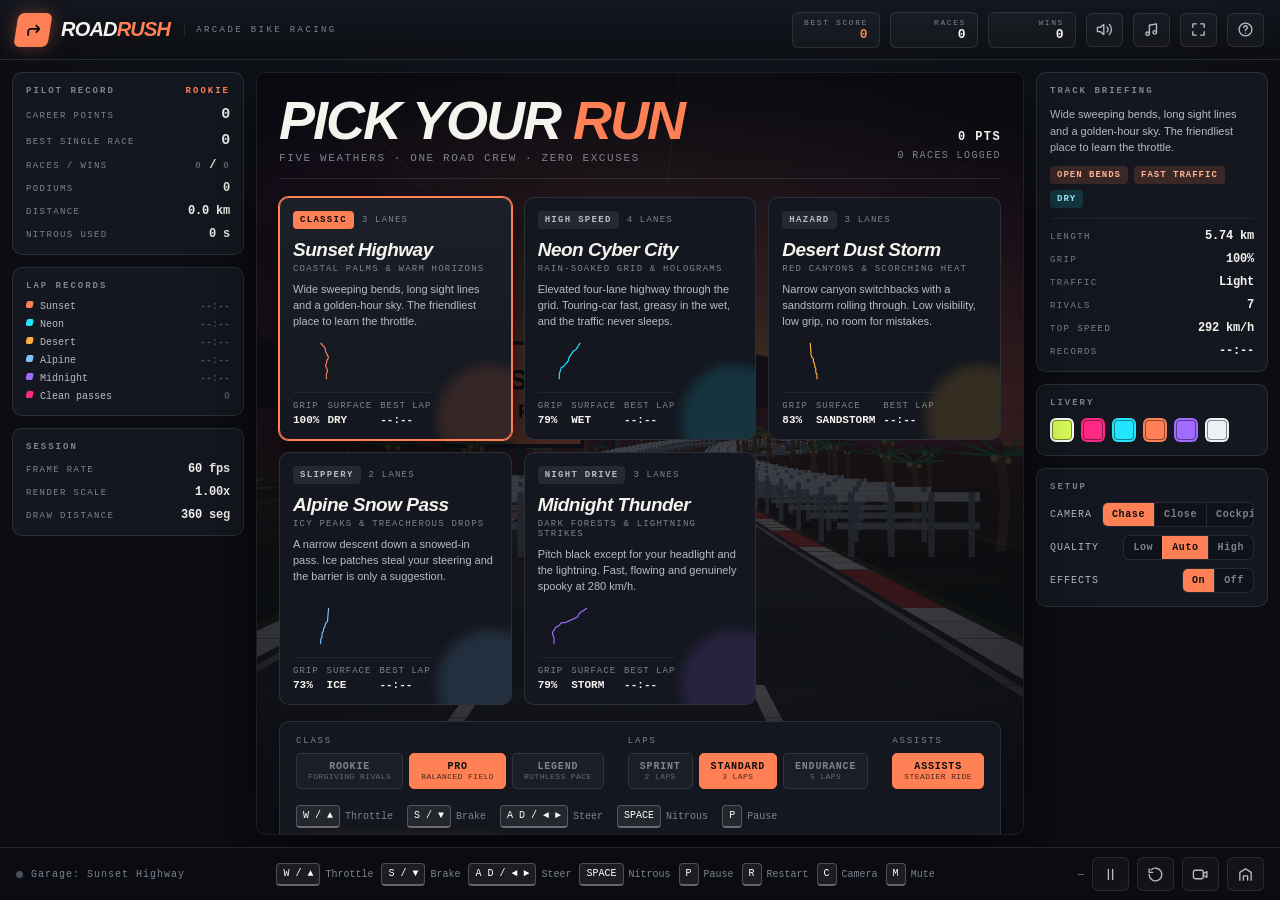
<file: index.html>
<!DOCTYPE html>
<html lang="en">
<head>
<meta charset="UTF-8">
<meta name="viewport" content="width=device-width, initial-scale=1.0, viewport-fit=cover">
<meta name="theme-color" content="#0b0d12">
<meta name="description" content="ROAD RUSH — a pseudo-3D arcade motorcycle racer with five weather-driven tracks, nitro, traffic, rival AI and lap records. Runs entirely in your browser.">
<meta name="color-scheme" content="dark">
<title>ROAD RUSH — Sunset &amp; Beyond</title>
<link rel="icon" href="data:image/svg+xml,%3Csvg xmlns='http://www.w3.org/2000/svg' viewBox='0 0 32 32'%3E%3Crect width='32' height='32' rx='7' fill='%230b0d12'/%3E%3Cpath d='M7 21l7-11 4 6 3-4 4 9z' fill='%23dcff58'/%3E%3C/svg%3E">
<style>
/* ==========================================================================
   ROAD RUSH 2.0 — design tokens
   ========================================================================== */
:root {
  --bg: #0b0d12;
  --bg-2: #0f1219;
  --panel: #14171f;
  --panel-2: #1b1f28;
  --panel-3: #232733;
  --ink: #f4f3ee;
  --ink-dim: #b8bbc4;
  --muted: #7f838f;
  --acid: #dcff58;
  --orange: #ff8054;
  --cyan: #22e6ff;
  --pink: #ff2a85;
  --violet: #a06bff;
  --danger: #ff4d4d;
  --line: rgba(255, 255, 255, 0.10);
  --line-2: rgba(255, 255, 255, 0.055);
  --accent: var(--acid);
  --accent-ink: #0b0d12;
  --glow: rgba(220, 255, 88, 0.35);
  --radius: 10px;
  --radius-sm: 6px;
  --mono: ui-monospace, SFMono-Regular, "SF Mono", Menlo, Consolas, "Liberation Mono", monospace;
  --sans: -apple-system, BlinkMacSystemFont, "Segoe UI", Roboto, "Helvetica Neue", Arial, sans-serif;
  --shadow-lg: 0 22px 60px rgba(0, 0, 0, 0.55);
  --ease: cubic-bezier(0.16, 1, 0.3, 1);
  --pad-bottom: calc(22px + env(safe-area-inset-bottom));
}

* { box-sizing: border-box; }
[hidden] { display: none !important; }

html, body {
  margin: 0;
  padding: 0;
  height: 100%;
  overflow: hidden;
  background: var(--bg);
  color: var(--ink);
  font-family: var(--sans);
  -webkit-font-smoothing: antialiased;
  overscroll-behavior: none;
}

body { user-select: none; -webkit-user-select: none; }

button, input, select { font: inherit; color: inherit; }

button {
  cursor: pointer;
  border: none;
  background: none;
  -webkit-tap-highlight-color: transparent;
}

button:focus-visible, [tabindex]:focus-visible {
  outline: 2px solid var(--accent);
  outline-offset: 2px;
  border-radius: 4px;
}

canvas { touch-action: none; display: block; }

.sr-only {
  position: absolute; width: 1px; height: 1px; padding: 0; margin: -1px;
  overflow: hidden; clip: rect(0 0 0 0); white-space: nowrap; border: 0;
}

kbd {
  font: 10px/1.4 var(--mono);
  padding: 3px 6px;
  color: #fff;
  border: 1px solid rgba(255, 255, 255, 0.22);
  border-bottom: 2px solid rgba(255, 255, 255, 0.32);
  border-radius: 4px;
  background: rgba(255, 255, 255, 0.07);
  display: inline-block;
  min-width: 20px;
  text-align: center;
}

/* ==========================================================================
   App shell — topbar / three columns / toolbar
   ========================================================================== */
.app {
  height: 100%;
  height: 100dvh;
  display: flex;
  flex-direction: column;
  max-width: 2200px;
  margin: 0 auto;
  background: radial-gradient(1200px 600px at 50% -10%, #171b26 0%, var(--bg) 60%);
}

/* ---------- topbar ---------- */
.topbar {
  flex: 0 0 auto;
  height: 60px;
  display: flex;
  align-items: center;
  justify-content: space-between;
  gap: 16px;
  padding: 0 16px;
  padding-left: max(16px, env(safe-area-inset-left));
  padding-right: max(16px, env(safe-area-inset-right));
  border-bottom: 1px solid var(--line);
  background: linear-gradient(180deg, rgba(20, 23, 31, 0.9), rgba(11, 13, 18, 0.75));
  position: relative;
  z-index: 30;
}

.brand { display: flex; align-items: center; gap: 11px; min-width: 0; }

.brand-mark {
  width: 34px; height: 34px;
  flex: 0 0 auto;
  background: var(--accent);
  color: #0b0d12;
  display: grid; place-items: center;
  transform: skew(-9deg);
  border-radius: 6px;
  box-shadow: 0 0 18px var(--glow);
  transition: background 0.3s, box-shadow 0.3s;
}
.brand-mark svg { width: 21px; height: 21px; transform: skew(9deg); }
.brand-name { font-size: 20px; font-weight: 900; font-style: italic; letter-spacing: -0.8px; white-space: nowrap; }
.brand-name span { color: var(--accent); transition: color 0.3s; }
.brand-sub {
  font: 9px var(--mono); letter-spacing: 2.4px; color: var(--muted);
  text-transform: uppercase; border-left: 1px solid var(--line); padding-left: 11px; margin-left: 3px;
}

.top-stats { display: flex; align-items: center; gap: 10px; overflow: hidden; }

.stat-chip {
  display: flex; flex-direction: column; align-items: flex-end;
  padding: 5px 11px; border-radius: var(--radius-sm);
  border: 1px solid var(--line); background: rgba(255, 255, 255, 0.03);
  min-width: 88px;
}
.stat-chip b { font: 700 13px var(--mono); letter-spacing: 0.4px; }
.stat-chip i { font: 8px var(--mono); font-style: normal; letter-spacing: 1.6px; color: var(--muted); text-transform: uppercase; }
.stat-chip.accent b { color: var(--accent); }

.icon-btn {
  height: 34px; min-width: 34px; padding: 0 9px;
  background: rgba(255, 255, 255, 0.03);
  border: 1px solid var(--line);
  border-radius: var(--radius-sm);
  color: var(--ink-dim);
  display: inline-grid; place-items: center;
  transition: background 0.18s, color 0.18s, border-color 0.18s, transform 0.12s;
}
.icon-btn:hover { background: var(--panel-3); color: var(--accent); border-color: rgba(255, 255, 255, 0.22); }
.icon-btn:active { transform: translateY(1px); }
.icon-btn svg { width: 17px; height: 17px; fill: none; stroke: currentColor; stroke-width: 1.9; stroke-linecap: round; stroke-linejoin: round; }
.icon-btn .lbl { font: 700 10px var(--mono); letter-spacing: 1px; margin-left: 6px; }
.icon-btn[aria-pressed="false"] { color: #565b66; }
.icon-btn[aria-pressed="false"] .slash { opacity: 1; }
.icon-btn .slash { opacity: 0; transition: opacity 0.2s; }

/* ---------- three-column shell ---------- */
.shell {
  flex: 1 1 auto;
  min-height: 0;
  display: grid;
  grid-template-columns: 232px minmax(0, 1fr) 232px;
  gap: 12px;
  padding: 12px;
}

.rail {
  display: flex; flex-direction: column; gap: 12px;
  min-height: 0; overflow: hidden auto;
  scrollbar-width: thin; scrollbar-color: var(--panel-3) transparent;
}
.rail::-webkit-scrollbar { width: 6px; }
.rail::-webkit-scrollbar-thumb { background: var(--panel-3); border-radius: 3px; }

.card {
  background: var(--panel);
  border: 1px solid var(--line);
  border-radius: var(--radius);
  padding: 13px;
}
.card.inset { background: var(--bg-2); }

.card-title {
  font: 700 9px var(--mono); letter-spacing: 2px; color: var(--muted);
  text-transform: uppercase; margin: 0 0 10px; display: flex; align-items: center; justify-content: space-between; gap: 8px;
}
.card-title em { font-style: normal; color: var(--accent); }

.dial { display: flex; flex-direction: column; gap: 9px; }
.dial-row { display: flex; align-items: baseline; justify-content: space-between; gap: 8px; }
.dial-row span { font: 9px var(--mono); letter-spacing: 1.4px; color: var(--muted); text-transform: uppercase; }
.dial-row b { font: 700 15px var(--mono); letter-spacing: -0.2px; }
.dial-row b.sm { font-size: 12px; }

.rule { height: 1px; background: var(--line-2); margin: 10px 0; }

.rec-list { display: flex; flex-direction: column; gap: 7px; margin: 0; padding: 0; list-style: none; }
.rec-list li {
  display: flex; align-items: center; justify-content: space-between; gap: 8px;
  font: 10px var(--mono); color: var(--ink-dim);
}
.rec-list li span:last-child { color: #fff; font-weight: 700; }
.rec-list li.is-empty span:last-child { color: #4d525d; }
.rec-dot { width: 7px; height: 7px; border-radius: 2px; display: inline-block; margin-right: 7px; transform: skew(-10deg) translateY(-1px); }

/* livery / option rows */
.opt-list { display: flex; flex-direction: column; gap: 8px; }
.opt {
  display: flex; align-items: center; justify-content: space-between; gap: 10px;
  font: 10px var(--mono); letter-spacing: 1px; color: var(--ink-dim); text-transform: uppercase;
}
.seg { display: inline-flex; border: 1px solid var(--line); border-radius: var(--radius-sm); overflow: hidden; background: var(--bg-2); }
.seg button {
  padding: 6px 9px; font: 700 10px var(--mono); letter-spacing: 0.6px; color: var(--muted);
  background: transparent; transition: background 0.15s, color 0.15s;
}
.seg button + button { border-left: 1px solid var(--line); }
.seg button:hover { color: var(--ink); background: rgba(255, 255, 255, 0.05); }
.seg button[aria-pressed="true"] { background: var(--accent); color: var(--accent-ink); }

.swatches { display: flex; gap: 7px; flex-wrap: wrap; }
.swatch {
  width: 24px; height: 24px; border-radius: 6px; border: 2px solid transparent;
  box-shadow: inset 0 0 0 1px rgba(0, 0, 0, 0.45); transition: transform 0.15s, border-color 0.15s;
}
.swatch:hover { transform: translateY(-2px); }
.swatch[aria-pressed="true"] { border-color: #fff; }

.map-blurb { font: 11px/1.5 var(--sans); color: var(--ink-dim); margin: 0 0 10px; }
.tag-row { display: flex; flex-wrap: wrap; gap: 6px; }
.tag {
  font: 700 9px var(--mono); letter-spacing: 1px; text-transform: uppercase;
  padding: 4px 7px; border-radius: 4px; background: rgba(255, 255, 255, 0.06); color: var(--ink-dim);
}
.tag.hot { background: rgba(255, 128, 84, 0.16); color: #ffb392; }
.tag.cool { background: rgba(34, 230, 255, 0.14); color: #9beeff; }

/* ---------- stage ---------- */
.stage {
  position: relative;
  min-width: 0; min-height: 0;
  border-radius: var(--radius);
  overflow: hidden;
  background: #05060a;
  border: 1px solid var(--line);
  isolation: isolate;
  box-shadow: var(--shadow-lg);
}
#game { width: 100%; height: 100%; }

.shade {
  position: absolute; inset: 0; pointer-events: none; z-index: 2;
  background:
    radial-gradient(120% 90% at 50% 45%, transparent 42%, rgba(0, 0, 0, 0.55) 100%),
    linear-gradient(180deg, rgba(0, 0, 0, 0.35) 0%, transparent 18%, transparent 82%, rgba(0, 0, 0, 0.45) 100%);
}
.scanlines {
  position: absolute; inset: 0; pointer-events: none; z-index: 2; opacity: 0.16;
  background: repeating-linear-gradient(180deg, rgba(255, 255, 255, 0.06) 0 1px, transparent 1px 3px);
  mix-blend-mode: overlay;
}
.stage.hurt .shade { box-shadow: inset 0 0 130px rgba(255, 40, 40, 0.55); }
.stage.boosting .shade { box-shadow: inset 0 0 130px rgba(34, 230, 255, 0.30); }

/* ---------- HUD ---------- */
.hud { position: absolute; inset: 0; z-index: 3; pointer-events: none; font-family: var(--mono); }
.hud > * { position: absolute; }

.hud-tl { top: 14px; left: 14px; display: flex; align-items: flex-end; gap: 12px; }
.hud-tr { top: 14px; right: 14px; text-align: right; }
.hud-bl { left: 14px; bottom: 14px; }
.hud-bc { left: 50%; bottom: 12px; transform: translateX(-50%); }
.hud-br { right: 14px; bottom: 14px; display: flex; flex-direction: column; gap: 10px; width: 190px; }
.hud-tc { top: 12px; left: 50%; transform: translateX(-50%); width: min(38%, 380px); text-align: center; }

.eyebrow { font: 9px var(--mono); letter-spacing: 2px; color: rgba(255, 255, 255, 0.62); text-transform: uppercase; }

.rank-num {
  font: italic 900 56px/0.85 var(--sans); letter-spacing: -3px; color: #fff;
  text-shadow: 0 4px 22px rgba(0, 0, 0, 0.75);
}
.rank-num small { font-size: 19px; color: rgba(255, 255, 255, 0.55); letter-spacing: -1px; margin-left: 3px; font-style: normal; }
.rank-num.first { color: var(--accent); text-shadow: 0 0 26px var(--glow); }

.tag-col { display: flex; flex-direction: column; gap: 5px; padding-bottom: 5px; }
.tag-pill {
  font: 700 10px var(--mono); letter-spacing: 1.2px; padding: 3px 8px; border-radius: 4px;
  background: rgba(0, 0, 0, 0.5); border: 1px solid var(--line); color: #fff; align-self: flex-start;
  backdrop-filter: blur(6px);
}
.tag-pill.lap { border-color: rgba(255, 255, 255, 0.25); }
.tag-pill.best { color: var(--accent); border-color: rgba(220, 255, 88, 0.35); }

.clock { font: 700 30px/1 var(--mono); letter-spacing: -1px; color: #fff; text-shadow: 0 3px 16px rgba(0, 0, 0, 0.8); font-variant-numeric: tabular-nums; }
.clock small { font-size: 12px; color: var(--ink-dim); letter-spacing: 0; }
.clock.danger { color: var(--orange); }

.score-line { font: 700 12px var(--mono); color: var(--accent); letter-spacing: 1px; margin-top: 3px; }
.score-line em { font-style: normal; color: var(--pink); }

.progress-labels { display: flex; justify-content: space-between; font: 9px var(--mono); letter-spacing: 1.4px; color: rgba(255, 255, 255, 0.7); margin-bottom: 6px; text-transform: uppercase; }
.progress-labels span:last-child { color: var(--accent); }
.track-line { height: 5px; background: rgba(0, 0, 0, 0.5); border: 1px solid var(--line); position: relative; border-radius: 3px; overflow: visible; }
.track-fill { height: 100%; width: 0; background: linear-gradient(90deg, rgba(220, 255, 88, 0.55), var(--accent)); border-radius: 2px; position: relative; transition: width 0.08s linear; }
.track-fill::after {
  content: ""; position: absolute; right: -5px; top: -4px; width: 11px; height: 11px;
  background: #fff; border: 2px solid var(--accent-ink); transform: rotate(45deg); border-radius: 1px;
}
.split-marks { position: absolute; inset: 0; pointer-events: none; }
.split-marks i { position: absolute; top: -3px; width: 1px; height: 11px; background: rgba(255, 255, 255, 0.4); }

/* gauge cluster */
.cluster { display: flex; align-items: flex-end; gap: 14px; }
.gauge { position: relative; width: 196px; height: 108px; }
.gauge svg { width: 100%; height: 100%; overflow: visible; }
.gauge .track-arc { fill: none; stroke: rgba(255, 255, 255, 0.14); stroke-width: 9; stroke-linecap: round; }
.gauge .fill-arc { fill: none; stroke: var(--accent); stroke-width: 9; stroke-linecap: round; transition: stroke 0.2s; filter: drop-shadow(0 0 6px var(--glow)); }
.gauge .red-arc { fill: none; stroke: rgba(255, 77, 77, 0.6); stroke-width: 9; stroke-linecap: butt; }
.gauge .tick { stroke: rgba(255, 255, 255, 0.35); stroke-width: 2; }
.gauge .tick.major { stroke: rgba(255, 255, 255, 0.7); stroke-width: 2.5; }
.gauge .needle { stroke: #fff; stroke-width: 2.5; stroke-linecap: round; filter: drop-shadow(0 0 5px rgba(255, 255, 255, 0.6)); }
.gauge .hub { fill: #0b0d12; stroke: rgba(255, 255, 255, 0.5); stroke-width: 2; }
.readout { position: absolute; inset: auto 0 6px 0; text-align: center; }
.readout .num { font: italic 900 42px/0.85 var(--sans); letter-spacing: -2px; color: #fff; font-variant-numeric: tabular-nums; text-shadow: 0 3px 18px rgba(0, 0, 0, 0.7); }
.readout .unit { font: 9px var(--mono); letter-spacing: 2px; color: var(--ink-dim); display: block; margin-top: 2px; }

.gear-stack { display: flex; flex-direction: column; align-items: center; gap: 6px; }
.gear-box {
  font: 900 20px var(--mono); line-height: 1; padding: 7px 10px; border-radius: 6px;
  background: var(--accent); color: var(--accent-ink); min-width: 40px; text-align: center;
  box-shadow: 0 0 18px var(--glow); transition: background 0.15s;
}
.gear-box.neutral { background: #454a56; color: #fff; }
.rev-lights { display: flex; gap: 3px; transform: skew(-14deg); }
.rev-lights i { width: 7px; height: 11px; border-radius: 1px; background: rgba(255, 255, 255, 0.14); transition: background 0.04s, box-shadow 0.04s; }
.rev-lights i.on { background: #7fe24d; box-shadow: 0 0 7px rgba(127, 226, 77, 0.8); }
.rev-lights i.warn { background: #ffd34d; box-shadow: 0 0 7px rgba(255, 211, 77, 0.8); }
.rev-lights i.red { background: var(--danger); box-shadow: 0 0 9px rgba(255, 77, 77, 0.9); }
.rev-lights i.flash { background: #fff; box-shadow: 0 0 12px #fff; }

/* vitals */
.meter + .meter { margin-top: 11px; }
.meter-label { display: flex; justify-content: space-between; font: 9px var(--mono); letter-spacing: 1.4px; margin-bottom: 5px; color: rgba(255, 255, 255, 0.7); }
.meter-label span:last-child { color: #fff; font-weight: 700; }
.meter-track { height: 7px; background: rgba(0, 0, 0, 0.55); border: 1px solid var(--line); transform: skew(-12deg); border-radius: 3px; overflow: hidden; }
.meter-fill { height: 100%; width: 100%; background: var(--cyan); transition: width 0.12s linear, background-color 0.25s; }
.meter.health.low .meter-fill { background: var(--orange); }
.meter.health.critical .meter-fill { background: var(--danger); animation: pulse 0.6s infinite; }
.meter.nitro .meter-fill { background: var(--accent); }
.meter.nitro.empty .meter-fill { background: #3b4150; }

/* minimap */
.minimap { width: 132px; height: 96px; background: rgba(6, 8, 12, 0.55); border: 1px solid var(--line); border-radius: 8px; backdrop-filter: blur(6px); }
.minimap svg { width: 100%; height: 100%; display: block; }
.mini-track { fill: none; stroke: rgba(255, 255, 255, 0.30); stroke-width: 2.4; stroke-linejoin: round; }
.mini-player { fill: var(--accent); stroke: #0b0d12; stroke-width: 1; }
.mini-rival { stroke: #0b0d12; stroke-width: 0.6; }
.mini-label { position: absolute; top: 6px; left: 8px; font: 8px var(--mono); letter-spacing: 1.6px; color: rgba(255, 255, 255, 0.5); }

/* race feed */
.feed { left: 50%; top: 74px; transform: translateX(-50%); display: flex; flex-direction: column; align-items: center; gap: 6px; width: max-content; }
.toast {
  font: 700 11px var(--mono); letter-spacing: 1.6px; text-transform: uppercase;
  padding: 7px 14px; border-radius: 20px; background: rgba(8, 10, 15, 0.78);
  border: 1px solid var(--line); backdrop-filter: blur(8px); color: #fff;
  animation: toastIn 0.28s var(--ease); white-space: nowrap;
}
.toast.good { color: var(--accent); border-color: rgba(220, 255, 88, 0.4); }
.toast.bad { color: #ff8f8f; border-color: rgba(255, 77, 77, 0.45); }
.toast.info { color: #9beeff; border-color: rgba(34, 230, 255, 0.4); }
.toast.fade { opacity: 0; transform: translateY(-6px); transition: all 0.4s ease; }

/* countdown */
.countdown { left: 50%; top: 38%; transform: translate(-50%, -50%); z-index: 5; text-align: center; }
.countdown strong { display: block; font: italic 900 118px/1 var(--sans); color: var(--accent); text-shadow: 0 0 46px var(--glow), 0 6px 24px #000; animation: popIn 0.34s var(--ease); }
.countdown strong.go { color: #7fe24d; }
.countdown span { display: inline-block; font: 12px var(--mono); letter-spacing: 3.4px; color: #fff; text-transform: uppercase; background: rgba(0, 0, 0, 0.6); padding: 5px 13px; border-radius: 4px; margin-top: 8px; }

/* gear-shift launch meter (hold throttle during countdown) */
.launch-hint { left: 50%; top: 62%; transform: translateX(-50%); font: 10px var(--mono); letter-spacing: 2px; color: var(--accent); text-transform: uppercase; text-shadow: 0 2px 10px #000; }

/* touch controls */
.touch-pad { position: absolute; inset: 0; z-index: 4; pointer-events: none; display: none; }
body.touch .touch-pad { display: block; }
.touch-btn {
  position: absolute; pointer-events: auto; display: grid; place-items: center;
  color: #fff; background: rgba(255, 255, 255, 0.09); border: 1px solid rgba(255, 255, 255, 0.22);
  border-radius: 50%; backdrop-filter: blur(5px);
  font: 700 11px var(--mono); letter-spacing: 1px; touch-action: none;
  transition: background 0.1s, transform 0.1s, border-color 0.1s;
}
.touch-btn.active { background: rgba(220, 255, 88, 0.28); border-color: var(--accent); color: var(--accent); transform: scale(0.94); }
#btnLeft { left: 16px; bottom: var(--pad-bottom); width: 62px; height: 62px; }
#btnRight { left: 88px; bottom: var(--pad-bottom); width: 62px; height: 62px; }
#btnGas { right: 16px; bottom: var(--pad-bottom); width: 78px; height: 78px; background: rgba(220, 255, 88, 0.16); border-color: rgba(220, 255, 88, 0.55); font-size: 13px; }
#btnBrake { right: 102px; bottom: var(--pad-bottom); width: 58px; height: 58px; }
#btnNitro { right: 20px; bottom: calc(var(--pad-bottom) + 90px); width: 60px; height: 60px; background: rgba(34, 230, 255, 0.16); border-color: rgba(34, 230, 255, 0.55); }
@media (max-height: 520px) {
  #btnGas { width: 66px; height: 66px; }
  #btnBrake { width: 50px; height: 50px; right: 90px; }
  #btnNitro { bottom: 96px; width: 52px; height: 52px; }
  #btnLeft, #btnRight { width: 54px; height: 54px; }
  .gauge { width: 150px; height: 84px; }
  .readout .num { font-size: 32px; }
  .rank-num { font-size: 42px; }
  .hud-br { width: 150px; }
  .minimap { width: 100px; height: 74px; }
}

/* ==========================================================================
   Overlays — menu, results, pause
   ========================================================================== */
.overlay {
  position: absolute; inset: 0; z-index: 10;
  background: rgba(8, 10, 15, 0.88);
  display: flex; align-items: center; justify-content: center;
  padding: 22px; overflow: auto;
}
.overlay.see-through { background: radial-gradient(120% 100% at 50% 45%, rgba(6, 8, 13, 0.72), rgba(8, 10, 15, 0.9)); }
.overlay-box { width: 100%; max-width: 1080px; margin: auto; }
.menu-head { display: flex; align-items: flex-end; justify-content: space-between; gap: 20px; border-bottom: 1px solid var(--line); padding-bottom: 14px; margin-bottom: 18px; flex-wrap: wrap; }
.menu-head h1 { font: italic 900 clamp(30px, 4.4vw, 54px)/0.95 var(--sans); letter-spacing: -2px; margin: 0; }
.menu-head h1 span { color: var(--accent); }
.menu-head p { margin: 6px 0 0; font: 11px var(--mono); letter-spacing: 1.6px; color: var(--muted); text-transform: uppercase; }
.head-note { font: 10px var(--mono); letter-spacing: 1.4px; color: var(--muted); text-align: right; line-height: 1.7; text-transform: uppercase; }
.head-note b { color: var(--ink); font-size: 12px; }

.map-grid { display: grid; grid-template-columns: repeat(auto-fit, minmax(196px, 1fr)); gap: 12px; margin-bottom: 16px; }

.map-card {
  position: relative; overflow: hidden; text-align: left;
  background: var(--panel); border: 1px solid var(--line); border-radius: var(--radius);
  padding: 13px; min-height: 208px; display: flex; flex-direction: column; gap: 8px;
  transition: transform 0.25s var(--ease), border-color 0.25s, box-shadow 0.25s, background 0.25s;
}
.map-card:hover { transform: translateY(-4px); border-color: rgba(255, 255, 255, 0.3); box-shadow: 0 14px 34px rgba(0, 0, 0, 0.5); }
.map-card[aria-pressed="true"] { border-color: var(--card-accent, var(--accent)); background: linear-gradient(180deg, var(--panel-2), var(--panel)); box-shadow: 0 0 0 1px var(--card-accent, var(--accent)), 0 16px 40px rgba(0, 0, 0, 0.55); }
.map-card-top { display: flex; align-items: center; justify-content: space-between; gap: 8px; }
.map-card-badge { font: 700 9px var(--mono); letter-spacing: 1.3px; padding: 4px 7px; border-radius: 4px; background: rgba(255, 255, 255, 0.08); color: var(--ink-dim); text-transform: uppercase; }
.map-card[aria-pressed="true"] .map-card-badge { background: var(--card-accent, var(--accent)); color: #0b0d12; }
.map-card-title { display: block; font: 900 19px var(--sans); font-style: italic; letter-spacing: -0.5px; margin: 2px 0 3px; }
.map-card-tag { display: block; font: 9px var(--mono); letter-spacing: 1.2px; color: var(--muted); text-transform: uppercase; }
.map-card-desc { display: block; font: 11px/1.45 var(--sans); color: var(--ink-dim); margin: 0; }
.map-card-shape { height: 46px; margin-top: auto; }
.map-card-shape svg { width: 100%; height: 100%; }
.map-card-shape path { fill: none; stroke-width: 2.4; stroke-linejoin: round; stroke-linecap: round; }
.map-card-stats { display: flex; justify-content: space-between; gap: 8px; border-top: 1px solid var(--line-2); padding-top: 8px; font: 9px var(--mono); letter-spacing: 1px; color: var(--muted); text-transform: uppercase; }
.map-card-stats b { display: block; font-size: 11px; color: var(--ink); margin-top: 3px; letter-spacing: 0; }
.map-card-glow { position: absolute; right: -34px; bottom: -34px; width: 108px; height: 108px; border-radius: 50%; opacity: 0.14; filter: blur(6px); pointer-events: none; }

.menu-foot { display: flex; flex-wrap: wrap; align-items: center; justify-content: space-between; gap: 16px; background: var(--panel); border: 1px solid var(--line); border-radius: var(--radius); padding: 14px 16px; }
.menu-foot-group { display: flex; flex-direction: column; gap: 7px; }
.menu-foot-group > label { font: 9px var(--mono); letter-spacing: 1.8px; color: var(--muted); text-transform: uppercase; }
.chips { display: flex; gap: 6px; flex-wrap: wrap; }
.chip {
  border: 1px solid var(--line); background: rgba(255, 255, 255, 0.03); color: var(--muted);
  border-radius: 5px; padding: 7px 11px; font: 700 10px var(--mono); letter-spacing: 0.8px; text-transform: uppercase;
  transition: all 0.15s;
}
.chip:hover { color: var(--ink); border-color: rgba(255, 255, 255, 0.25); }
.chip[aria-pressed="true"] { border-color: var(--accent); color: var(--accent-ink); background: var(--accent); }
.chip small { display: block; font-size: 8px; letter-spacing: 0.4px; opacity: 0.75; font-weight: 400; }

.legend { display: flex; flex-wrap: wrap; gap: 14px; color: var(--muted); font: 10px var(--mono); }
.legend div { display: flex; align-items: center; gap: 5px; }

.cta {
  display: inline-flex; align-items: center; gap: 12px;
  background: var(--accent); color: var(--accent-ink);
  padding: 15px 30px; border-radius: 8px;
  font: italic 900 15px var(--sans); letter-spacing: 1px;
  box-shadow: 0 6px 26px var(--glow); transition: transform 0.18s var(--ease), box-shadow 0.18s, background 0.2s;
}
.cta:hover { transform: translateY(-2px); box-shadow: 0 10px 34px var(--glow); }
.cta:active { transform: translateY(0); }
.cta svg { width: 18px; height: 18px; fill: currentColor; }
.cta.ghost { background: rgba(255, 255, 255, 0.06); color: var(--ink); box-shadow: none; border: 1px solid var(--line); }
.cta.ghost:hover { background: rgba(255, 255, 255, 0.12); }

/* results */
.results-box {
  background: var(--panel); border: 1px solid var(--line); border-radius: 14px;
  padding: 26px; width: 100%; max-width: 560px; box-shadow: var(--shadow-lg);
}
.results-head { display: flex; align-items: center; gap: 18px; margin-bottom: 16px; }
.results-rank { font: italic 900 76px/0.9 var(--sans); color: var(--accent); letter-spacing: -4px; text-shadow: 0 0 30px var(--glow); }
.results-rank.dnf { color: var(--danger); text-shadow: 0 0 30px rgba(255, 77, 77, 0.4); }
.results-title { font: 900 22px/1.15 var(--sans); letter-spacing: -0.6px; }
.results-sub { font: 10px var(--mono); letter-spacing: 1.6px; color: var(--muted); text-transform: uppercase; margin-top: 6px; }
.results-record { display: inline-block; font: 700 9px var(--mono); letter-spacing: 1.4px; padding: 4px 8px; border-radius: 4px; background: var(--accent); color: var(--accent-ink); margin-top: 8px; animation: popIn 0.4s var(--ease); }
.results-grid { display: grid; grid-template-columns: repeat(auto-fit, minmax(118px, 1fr)); gap: 10px; background: var(--bg-2); border: 1px solid var(--line-2); padding: 13px; border-radius: 8px; margin-bottom: 14px; font: 9px var(--mono); letter-spacing: 1.1px; color: var(--muted); text-transform: uppercase; }
.results-grid b { display: block; font: 700 15px var(--mono); color: #fff; margin-top: 4px; letter-spacing: 0; }
.results-grid b.win { color: var(--accent); }
.results-bars { display: flex; flex-direction: column; gap: 6px; margin-bottom: 16px; }
.results-bar { display: flex; align-items: center; gap: 9px; font: 10px var(--mono); color: var(--ink-dim); }
.results-bar .who { width: 78px; text-align: right; white-space: nowrap; overflow: hidden; text-overflow: ellipsis; }
.results-bar .bar { flex: 1; height: 7px; background: rgba(255, 255, 255, 0.06); border-radius: 4px; overflow: hidden; }
.results-bar .bar i { display: block; height: 100%; border-radius: 4px; }
.results-bar.you { color: #fff; font-weight: 700; }
.results-actions { display: flex; gap: 10px; flex-wrap: wrap; }
.results-actions .cta { flex: 1 1 130px; justify-content: center; padding: 14px 18px; font-size: 13px; }

/* pause */
.pause-box { background: var(--panel); border: 1px solid var(--line); border-radius: 14px; padding: 26px; width: 100%; max-width: 420px; box-shadow: var(--shadow-lg); }
.pause-title { font: italic 900 40px/1 var(--sans); letter-spacing: -2px; margin: 0 0 4px; }
.pause-sub { font: 10px var(--mono); letter-spacing: 1.8px; color: var(--muted); text-transform: uppercase; margin-bottom: 18px; }
.pause-actions { display: flex; flex-direction: column; gap: 9px; }
.pause-actions .cta { justify-content: center; padding: 13px; font-size: 13px; }
.pause-stats { display: grid; grid-template-columns: 1fr 1fr; gap: 10px; margin: 16px 0; font: 9px var(--mono); letter-spacing: 1.1px; color: var(--muted); text-transform: uppercase; }
.pause-stats b { display: block; font: 700 14px var(--mono); color: #fff; margin-top: 3px; letter-spacing: 0; }
.pause-hint { font: 10px var(--mono); color: var(--muted); letter-spacing: 1px; margin-top: 14px; text-align: center; }

/* toolbar */
.toolbar {
  flex: 0 0 auto;
  display: flex; align-items: center; justify-content: space-between; gap: 14px;
  padding: 9px 16px; border-top: 1px solid var(--line);
  padding-bottom: max(9px, env(safe-area-inset-bottom));
  padding-left: max(16px, env(safe-area-inset-left));
  padding-right: max(16px, env(safe-area-inset-right));
  background: rgba(11, 13, 18, 0.9); flex-wrap: wrap; z-index: 20;
}
.toolbar .group { display: flex; align-items: center; gap: 8px; flex-wrap: wrap; }
.toolbar .hint { font: 10px var(--mono); color: var(--muted); letter-spacing: 1px; }
.status-dot { width: 7px; height: 7px; border-radius: 50%; background: var(--accent); box-shadow: 0 0 8px var(--glow); }
.status-dot.off { background: #4a4f5a; box-shadow: none; }
#fps { font: 10px var(--mono); color: var(--muted); min-width: 58px; text-align: right; }

/* responsive shell */
@media (max-width: 1180px) {
  .shell { grid-template-columns: 1fr; padding: 10px; }
  .rail { flex-direction: row; overflow: auto hidden; gap: 10px; }
  .rail .card { min-width: 210px; flex: 0 0 auto; }
  .rail-left .card.records { display: none; }
}
@media (max-width: 720px) {
  .topbar { height: 52px; padding: 0 10px; gap: 8px; }
  .brand-sub, .stat-chip.optional { display: none; }
  .brand-name { font-size: 16px; }
  .shell { padding: 6px; gap: 8px; }
  .rail { gap: 8px; }
  .rail .card { min-width: 170px; padding: 10px; }
  .rail-right { display: none; }
  .hud-br { width: 132px; }
  .minimap { margin-bottom: env(safe-area-inset-bottom); }
  .hud-tc { width: min(52%, 300px); }
  .rank-num { font-size: 40px; }
  .clock { font-size: 22px; }
  .gauge { width: 138px; height: 78px; }
  .readout .num { font-size: 30px; }
  .overlay { padding: 12px; }
  .map-card-desc { display: none; }
  .map-card { min-height: 168px; }
  .toolbar { padding: 7px 10px; }
  .toolbar .hint { display: none; }
}

@media (prefers-reduced-motion: reduce) {
  * { animation-duration: 0.01ms !important; transition-duration: 0.06s !important; }
}
</style>
</head>
<body>
<div class="app">
  <!-- ============================ TOPBAR ============================ -->
  <header class="topbar">
    <div class="brand">
      <div class="brand-mark" id="brandMark" aria-hidden="true">
        <svg viewBox="0 0 24 24"><path fill="currentColor" d="M19.44 9.03L15.4 5.01L13.98 6.43L16.57 9.02H9.01C6.8 9.02 5 10.82 5 13.03V18.02H7V13.03C7 11.92 7.9 11.02 9.01 11.02H16.58L13.99 13.61L15.41 15.03L19.45 11L19.44 9.03Z"/></svg>
      </div>
      <div>
        <div class="brand-name">ROAD<span>RUSH</span></div>
      </div>
      <div class="brand-sub">Arcade Bike Racing</div>
    </div>

    <div class="top-stats">
      <div class="stat-chip accent"><i>Best score</i><b id="bestScore">0</b></div>
      <div class="stat-chip optional"><i>Races</i><b id="raceCount">0</b></div>
      <div class="stat-chip optional"><i>Wins</i><b id="winCount">0</b></div>
      <button class="icon-btn" id="topPauseBtn" title="Pause race (P)" aria-label="Pause race" hidden>
        <svg viewBox="0 0 24 24"><path d="M9 5v14M15 5v14"/></svg>
      </button>
      <button class="icon-btn" id="soundBtn" title="Toggle sound (M)" aria-label="Toggle sound" aria-pressed="true">
        <svg viewBox="0 0 24 24"><polygon points="11 5 6 9 2 9 2 15 6 15 11 19 11 5"/><path d="M15.5 8.5a5 5 0 0 1 0 7"/><path d="M19 5a10 10 0 0 1 0 14"/><path class="slash" d="M3 3l18 18"/></svg>
      </button>
      <button class="icon-btn" id="musicBtn" title="Toggle music" aria-label="Toggle music" aria-pressed="true">
        <svg viewBox="0 0 24 24"><path d="M9 18V6l10-2v12"/><circle cx="6.5" cy="18" r="2.5"/><circle cx="16.5" cy="16" r="2.5"/><path class="slash" d="M3 3l18 18"/></svg>
      </button>
      <button class="icon-btn" id="fullBtn" title="Fullscreen (F)" aria-label="Toggle fullscreen">
        <svg viewBox="0 0 24 24"><path d="M4 9V4h5M20 9V4h-5M4 15v5h5M20 15v5h-5"/></svg>
      </button>
      <button class="icon-btn" id="helpBtn" title="Controls & credits (H)" aria-label="Controls and credits">
        <svg viewBox="0 0 24 24"><circle cx="12" cy="12" r="9"/><path d="M9.6 9.2a2.5 2.5 0 1 1 3.4 2.3c-.7.3-1 .9-1 1.6v.4"/><path d="M12 17.2h.01"/></svg>
      </button>
    </div>
  </header>

  <!-- ============================ SHELL ============================ -->
  <div class="shell">
    <!-- ---------------- LEFT RAIL ---------------- -->
    <aside class="rail rail-left" aria-label="Career stats">
      <section class="card">
        <h2 class="card-title">Pilot record <em id="pilotTag">ROOKIE</em></h2>
        <div class="dial">
          <div class="dial-row"><span>Career points</span><b id="statPoints">0</b></div>
          <div class="dial-row"><span>Best single race</span><b id="statBest">0</b></div>
          <div class="dial-row"><span>Races / wins</span><b class="sm"><span id="statRaces">0</span> / <span id="statWins">0</span></b></div>
          <div class="dial-row"><span>Podiums</span><b class="sm" id="statPodiums">0</b></div>
          <div class="dial-row"><span>Distance</span><b class="sm" id="statDistance">0 km</b></div>
          <div class="dial-row"><span>Nitrous used</span><b class="sm" id="statNitro">0 s</b></div>
        </div>
      </section>

      <section class="card records">
        <h2 class="card-title">Lap records</h2>
        <ul class="rec-list" id="recordList"></ul>
      </section>

      <section class="card">
        <h2 class="card-title">Session</h2>
        <div class="dial">
          <div class="dial-row"><span>Frame rate</span><b class="sm" id="railFps">60 fps</b></div>
          <div class="dial-row"><span>Render scale</span><b class="sm" id="railScale">1.00x</b></div>
          <div class="dial-row"><span>Draw distance</span><b class="sm" id="railDraw">320 seg</b></div>
        </div>
      </section>
    </aside>

    <!-- ---------------- STAGE ---------------- -->
    <main class="stage" id="stage">
      <canvas id="game" aria-label="Race view. Use arrow keys to steer, space for nitro."></canvas>
      <div class="shade"></div>
      <div class="scanlines" id="scanlines"></div>

      <!-- ===== HUD ===== -->
      <div class="hud" id="hud" hidden>
        <div class="hud-tl">
          <div>
            <div class="eyebrow">Position</div>
            <div class="rank-num" id="hudRank">1<small id="hudField">/8</small></div>
          </div>
          <div class="tag-col">
            <span class="tag-pill lap" id="hudLap">LAP 1/3</span>
            <span class="tag-pill best" id="hudBestPill" hidden>BEST --:--.--</span>
            <span class="tag-pill" id="hudSpeedTrap" hidden>TOP 0 KM/H</span>
          </div>
        </div>

        <div class="hud-tc">
          <div class="progress-labels">
            <span>Start</span>
            <span id="hudMapName">SUNSET HIGHWAY</span>
            <span>Finish</span>
          </div>
          <div class="track-line">
            <div class="track-fill" id="progressBar"></div>
            <div class="split-marks" id="progressMarks"></div>
          </div>
        </div>

        <div class="hud-tr">
          <div class="eyebrow">Race time</div>
          <div class="clock" id="hudTime">00:00.00</div>
          <div class="score-line" id="hudScore">0 PTS</div>
          <div class="score-line" id="hudCombo" hidden></div>
        </div>

        <div class="feed" id="feed" aria-hidden="true"></div>

        <div class="hud-bl">
          <div class="minimap" style="position:relative">
            <span class="mini-label" id="miniLabel">TRACK MAP</span>
            <svg viewBox="0 0 132 96" preserveAspectRatio="xMidYMid meet" aria-hidden="true">
              <path class="mini-track" id="miniTrack" d="M14 80 L118 16"></path>
              <g id="miniRivals"></g>
              <circle class="mini-player" id="miniPlayer" cx="14" cy="80" r="4"></circle>
            </svg>
          </div>
        </div>

        <div class="hud-bc">
          <div class="cluster">
            <div class="gauge">
              <svg viewBox="0 0 196 110" aria-hidden="true">
                <path class="red-arc" id="gaugeRed" d=""></path>
                <path class="track-arc" id="gaugeTrack" d=""></path>
                <path class="fill-arc" id="gaugeFill" d=""></path>
                <g id="gaugeTicks"></g>
                <line class="needle" id="gaugeNeedle" x1="98" y1="92" x2="98" y2="26"></line>
                <circle class="hub" cx="98" cy="92" r="5"></circle>
              </svg>
              <div class="readout">
                <span class="num" id="hudSpeed">0</span>
                <span class="unit">KM/H &middot; <span id="hudGearText">1</span></span>
              </div>
            </div>
            <div class="gear-stack">
              <div class="gear-box" id="hudGear">1</div>
              <div class="rev-lights" id="revLights">
                <i></i><i></i><i></i><i></i><i></i><i></i><i></i><i></i><i></i><i></i><i></i><i></i>
              </div>
            </div>
          </div>
        </div>

        <div class="hud-br">
          <div class="meter health" id="healthMeter">
            <div class="meter-label"><span>Integrity</span><span id="healthVal">100%</span></div>
            <div class="meter-track"><div class="meter-fill" id="healthFill"></div></div>
          </div>
          <div class="meter nitro" id="nitroMeter">
            <div class="meter-label"><span>Nitrous</span><span id="nitroVal">100%</span></div>
            <div class="meter-track"><div class="meter-fill" id="nitroFill"></div></div>
          </div>
        </div>
      </div>

      <!-- ===== COUNTDOWN ===== -->
      <div class="countdown" id="countdownBox" hidden>
        <strong id="countNum">3</strong>
        <span id="countSub">Get ready</span>
      </div>
      <div class="launch-hint" id="launchHint" hidden>Hold throttle to launch &mdash; <span id="launchPower">0%</span></div>

      <!-- ===== TOUCH CONTROLS ===== -->
      <div class="touch-pad" id="touchPad">
        <button class="touch-btn" id="btnLeft" aria-label="Steer left">&#9664;</button>
        <button class="touch-btn" id="btnRight" aria-label="Steer right">&#9654;</button>
        <button class="touch-btn" id="btnBrake" aria-label="Brake">BRK</button>
        <button class="touch-btn" id="btnGas" aria-label="Throttle">GAS</button>
        <button class="touch-btn" id="btnNitro" aria-label="Nitrous">N&#8322;O</button>
      </div>

      <!-- ===== MENU ===== -->
      <div class="overlay see-through" id="menuScreen">
        <div class="overlay-box">
          <div class="menu-head">
            <div>
              <h1>PICK YOUR <span>RUN</span></h1>
              <p>Five weathers &middot; one road crew &middot; zero excuses</p>
            </div>
            <div class="head-note">
              <b id="menuBestScore">0 pts</b><br />
              <span id="menuRaceCount">0 races logged</span>
            </div>
          </div>

          <div class="map-grid" id="mapGrid" role="group" aria-label="Track selection"></div>

          <div class="menu-foot">
            <div class="menu-foot-group">
              <label>Class</label>
              <div class="chips" id="diffChips" role="group" aria-label="Difficulty"></div>
            </div>
            <div class="menu-foot-group">
              <label>Laps</label>
              <div class="chips" id="lapChips" role="group" aria-label="Lap count"></div>
            </div>
            <div class="menu-foot-group">
              <label>Assists</label>
              <div class="chips" id="assistChips" role="group" aria-label="Assists"></div>
            </div>
            <div class="legend" id="legendWrap"></div>
            <button class="cta" id="startBtn">
              START ENGINE
              <svg viewBox="0 0 24 24"><path d="M8 5v14l11-7z"/></svg>
            </button>
          </div>
        </div>
      </div>

      <!-- ===== RESULTS ===== -->
      <div class="overlay" id="resultsScreen" hidden>
        <div class="results-box">
          <div class="results-head">
            <div class="results-rank" id="resRank">1</div>
            <div>
              <div class="results-title" id="resTitle">Victory</div>
              <div class="results-sub" id="resSub">Sunset Highway &middot; Pro</div>
              <div class="results-record" id="resRecord" hidden>New track record</div>
            </div>
          </div>
          <div class="results-grid">
            <div>Race time<b id="resTime">0:00.00</b></div>
            <div>Best lap<b id="resBest">0:00.00</b></div>
            <div>Top speed<b id="resSpeed">0 km/h</b></div>
            <div>Score<b id="resScore">0</b></div>
            <div>Clean passes<b id="resPasses">0</b></div>
            <div>Damage taken<b id="resDamage">0</b></div>
          </div>
          <div class="results-bars" id="resBars"></div>
          <div class="results-actions">
            <button class="cta ghost" id="menuReturnBtn">Garage</button>
            <button class="cta ghost" id="nextMapBtn">Next track</button>
            <button class="cta" id="retryBtn">Run it again</button>
          </div>
        </div>
      </div>

      <!-- ===== PAUSE ===== -->
      <div class="overlay" id="pauseScreen" hidden>
        <div class="pause-box">
          <h2 class="pause-title">PAUSED</h2>
          <div class="pause-sub" id="pauseSub">Sunset Highway &middot; Lap 1 of 3</div>
          <div class="pause-stats">
            <div>Position<b id="pauseRank">1st</b></div>
            <div>Race time<b id="pauseTime">0:00.00</b></div>
            <div>Last lap<b id="pauseLast">--:--.--</b></div>
            <div>Best lap<b id="pauseBest">--:--.--</b></div>
          </div>
          <div class="pause-actions">
            <button class="cta" id="resumeBtn">Resume</button>
            <button class="cta ghost" id="restartBtn">Restart race</button>
            <button class="cta ghost" id="quitBtn">Back to garage</button>
          </div>
          <div class="pause-hint">Press <kbd>P</kbd> to resume &middot; <kbd>R</kbd> to restart</div>
        </div>
      </div>

      <!-- ===== HELP ===== -->
      <div class="overlay" id="helpScreen" hidden>
        <div class="pause-box" style="max-width:560px">
          <h2 class="pause-title">CONTROLS</h2>
          <div class="pause-sub">Keyboard, gamepad and touch</div>
          <div class="results-grid" style="margin-bottom:0">
            <div>Throttle<b><kbd>W</kbd> <kbd>&#9650;</kbd></b></div>
            <div>Brake / reverse<b><kbd>S</kbd> <kbd>&#9660;</kbd></b></div>
            <div>Steer<b><kbd>A</kbd> <kbd>D</kbd></b></div>
            <div>Nitrous<b><kbd>SPACE</kbd></b></div>
            <div>Pause<b><kbd>P</kbd></b></div>
            <div>Restart<b><kbd>R</kbd></b></div>
            <div>Mute<b><kbd>M</kbd></b></div>
            <div>Music<b><kbd>N</kbd></b></div>
            <div>Camera<b><kbd>C</kbd></b></div>
            <div>Fullscreen<b><kbd>F</kbd></b></div>
            <div>Debug HUD<b><kbd>G</kbd></b></div>
            <div>Gamepad<b>Left stick &middot; RT &middot; A</b></div>
          </div>
          <div class="pause-hint">Tip: drift wide, brake before the apex, save nitrous for the straights. Slipstream a rival for a speed boost, then fire nitrous to slingshot past.</div>
          <div class="pause-actions" style="margin-top:16px">
            <button class="cta" id="helpCloseBtn">Got it</button>
          </div>
        </div>
      </div>

      <div class="sr-only" role="status" aria-live="polite" id="liveRegion"></div>
      <noscript>
        <div style="position:absolute;inset:0;display:grid;place-items:center;background:#0b0d12;color:#f4f3ee;font-family:sans-serif;z-index:99;text-align:center;padding:24px">
          ROAD RUSH needs JavaScript enabled to run.
        </div>
      </noscript>
    </main>

    <!-- ---------------- RIGHT RAIL ---------------- -->
    <aside class="rail rail-right" aria-label="Track info and setup">
      <section class="card">
        <h2 class="card-title">Track briefing</h2>
        <p class="map-blurb" id="infoBlurb">Select a track to see the briefing.</p>
        <div class="tag-row" id="infoTags"></div>
        <div class="rule"></div>
        <div class="dial">
          <div class="dial-row"><span>Length</span><b class="sm" id="infoLength">0.0 km</b></div>
          <div class="dial-row"><span>Grip</span><b class="sm" id="infoGrip">100%</b></div>
          <div class="dial-row"><span>Traffic</span><b class="sm" id="infoTraffic">Low</b></div>
          <div class="dial-row"><span>Rivals</span><b class="sm" id="infoRivals">7</b></div>
          <div class="dial-row"><span>Top speed</span><b class="sm" id="infoTop">285 km/h</b></div>
          <div class="dial-row"><span>Records</span><b class="sm" id="infoRecord">--:--.--</b></div>
        </div>
      </section>

      <section class="card">
        <h2 class="card-title">Livery</h2>
        <div class="swatches" id="liverySwatches" role="group" aria-label="Bike colour"></div>
      </section>

      <section class="card">
        <h2 class="card-title">Setup</h2>
        <div class="opt-list">
          <div class="opt">
            <span>Camera</span>
            <div class="seg" id="camSeg">
              <button data-cam="chase" aria-pressed="true">Chase</button>
              <button data-cam="close" aria-pressed="false">Close</button>
              <button data-cam="cockpit" aria-pressed="false">Cockpit</button>
            </div>
          </div>
          <div class="opt">
            <span>Quality</span>
            <div class="seg" id="qualitySeg">
              <button data-quality="low" aria-pressed="false">Low</button>
              <button data-quality="auto" aria-pressed="true">Auto</button>
              <button data-quality="high" aria-pressed="false">High</button>
            </div>
          </div>
          <div class="opt">
            <span>Effects</span>
            <div class="seg" id="fxSeg">
              <button data-fx="on" aria-pressed="true">On</button>
              <button data-fx="off" aria-pressed="false">Off</button>
            </div>
          </div>
        </div>
      </section>
    </aside>
  </div>

  <!-- ============================ TOOLBAR ============================ -->
  <footer class="toolbar">
    <div class="group">
      <span class="status-dot" id="statusDot"></span>
      <span class="hint" id="statusText">Ready in the garage</span>
    </div>
    <div class="group legend" id="legendBar"></div>
    <div class="group">
      <span id="fps">&mdash;</span>
      <button class="icon-btn" id="toolPause" title="Pause (P)" aria-label="Pause"><svg viewBox="0 0 24 24"><path d="M9 5v14M15 5v14"/></svg></button>
      <button class="icon-btn" id="toolRestart" title="Restart (R)" aria-label="Restart"><svg viewBox="0 0 24 24"><path d="M3 12a9 9 0 1 0 3-6.7M3 4v5h5"/></svg></button>
      <button class="icon-btn" id="toolCam" title="Camera (C)" aria-label="Cycle camera"><svg viewBox="0 0 24 24"><path d="M2 8.5A2.5 2.5 0 0 1 4.5 6h9A2.5 2.5 0 0 1 16 8.5v7A2.5 2.5 0 0 1 13.5 18h-9A2.5 2.5 0 0 1 2 15.5z"/><path d="M16 11l5-3v8l-5-3z"/></svg></button>
      <button class="icon-btn" id="toolGarage" title="Back to garage" aria-label="Back to garage"><svg viewBox="0 0 24 24"><path d="M4 20V9l8-5 8 5v11"/><path d="M9 20v-6h6v6"/></svg></button>
    </div>
  </footer>
</div>
<script>
/* ==========================================================================
   ROAD RUSH 2.0 — single-file pseudo-3D motorbike racer
   --------------------------------------------------------------------------
   Sections
     1. Utilities & configuration
     2. Track catalogue (5 weather-driven layouts)
     3. Save data (localStorage)
     4. Audio engine (procedural Web Audio: engine, wind, skids, music, SFX)
     5. Renderer (sky, parallax, road, sprites, weather, post fx)
     6. Game (state machine, physics, AI, scoring, HUD, UI)
   ========================================================================== */
'use strict';

/* ==========================================================================
   1. UTILITIES & CONFIGURATION
   ========================================================================== */
const clamp = (v, lo, hi) => (v < lo ? lo : v > hi ? hi : v);
const lerp = (a, b, t) => a + (b - a) * t;
const rand = (a, b) => a + Math.random() * (b - a);
const randInt = (a, b) => Math.floor(a + Math.random() * (b - a + 1));
const pick = (arr) => arr[Math.floor(Math.random() * arr.length)];
const easeIn = (a, b, t) => a + (b - a) * t * t;
const easeInOut = (a, b, t) => a + (b - a) * (1 - Math.cos(t * Math.PI)) / 2;
/** Frame-rate independent exponential approach. */
const approach = (cur, target, rate, dt) => cur + (target - cur) * (1 - Math.exp(-rate * dt));
const pad2 = (n) => (n < 10 ? '0' + n : '' + n);
const pad3 = (n) => (n < 10 ? '00' + n : n < 100 ? '0' + n : '' + n);

/** Format milliseconds as m:ss.cc (race length) or s.cc (lap length). */
function fmtTime(ms, forceMinutes = true) {
  if (!isFinite(ms) || ms < 0) ms = 0;
  const totalSec = ms / 1000;
  const m = Math.floor(totalSec / 60);
  const s = Math.floor(totalSec % 60);
  const c = Math.floor((ms % 1000) / 10);
  if (m > 0 || forceMinutes) return `${m}:${pad2(s)}.${pad2(c)}`;
  return `${s}.${pad2(c)}`;
}

const WEATHER_PRESETS = {
  clear:   { label: 'Dry',      gripMul: 1.00, particles: 0.0, slip: 1.00, wind: 0.15 },
  rain:    { label: 'Wet',      gripMul: 0.88, particles: 1.0, slip: 0.86, wind: 0.55 },
  dust:    { label: 'Sandstorm',gripMul: 0.92, particles: 1.0, slip: 0.80, wind: 0.75 },
  snow:    { label: 'Ice',      gripMul: 0.85, particles: 1.0, slip: 0.62, wind: 0.45 },
  thunder: { label: 'Storm',    gripMul: 0.86, particles: 1.0, slip: 0.84, wind: 0.60 }
};

const DIFFICULTIES = {
  rookie: { label: 'Rookie', blurb: 'Forgiving rivals', rivalPace: 0.86, rivalSkill: 0.72, traffic: 0.75, damage: 0.6, assist: true, scoring: 0.85 },
  pro:    { label: 'Pro',    blurb: 'Balanced field',   rivalPace: 0.95, rivalSkill: 0.86, traffic: 1.00, damage: 1.0, assist: true, scoring: 1.00 },
  legend: { label: 'Legend', blurb: 'Ruthless pace',    rivalPace: 1.02, rivalSkill: 1.00, traffic: 1.25, damage: 1.15, assist: false, scoring: 1.25 }
};

const LAP_OPTIONS = [
  { laps: 2, label: 'Sprint', tag: '2 laps' },
  { laps: 3, label: 'Standard', tag: '3 laps' },
  { laps: 5, label: 'Endurance', tag: '5 laps' }
];

const LIVERIES = [
  { id: 'acid',   name: 'Acid Lime',  body: '#dcff58', dark: '#7d9c1c', ink: '#0b0d12', ui: '#dcff58' },
  { id: 'pink',   name: 'Magenta',    body: '#ff2a85', dark: '#a8004f', ink: '#ffffff', ui: '#ff2a85' },
  { id: 'cyan',   name: 'Cyan',       body: '#22e6ff', dark: '#0089a8', ink: '#062028', ui: '#22e6ff' },
  { id: 'orange', name: 'Sunburst',   body: '#ff8054', dark: '#a8412a', ink: '#25100a', ui: '#ff8054' },
  { id: 'violet', name: 'Violet',     body: '#a06bff', dark: '#5a2fa8', ink: '#ffffff', ui: '#a06bff' },
  { id: 'ghost',  name: 'Ghost',      body: '#eef2f7', dark: '#9aa4b2', ink: '#0b0d12', ui: '#eef2f7' }
];

const RIVAL_NAMES = ['BLAZE', 'VIPER', 'KIRA', 'REX', 'SHADOW', 'GHOST', 'ACE', 'NOVA', 'HAVOC', 'JINX'];
const RIVAL_COLORS = ['#ff2a85', '#22e6ff', '#ffcc00', '#a06bff', '#00ff8f', '#ff6a00', '#f2f4f8', '#ff4d4d', '#7cf3b4', '#c9a2ff'];

const PHYS = {
  STEP: 1 / 60,             // fixed physics step (s)
  SPEED_UNIT: 62,           // world units travelled per km/h per second
  SEGMENT_LENGTH: 200,
  RUMBLE_LENGTH: 4,
  ROAD_WIDTH: 2000,
  CAMERA_HEIGHT: 1050,
  FOV: 100,
  GRAVITY: 340,             // hill effect on speed
  DRAG: 0.0016,             // quadratic drag constant
  OFFROAD_DECEL: 190,
  OFFROAD_LIMIT: 0.34,      // fraction of top speed allowed off-road
  WALL_DAMAGE: 9,           // hp per second grinding a barrier
  Z_HIT: 320,               // collision depth tolerance (world units)
  Z_NEAR_MISS: 520
};

const CAMERAS = {
  chase:   { height: 1150, fov: 100, bike: 0.34, shake: 1.0, label: 'Chase' },
  close:   { height: 900,  fov: 92,  bike: 0.46, shake: 1.1, label: 'Close' },
  cockpit: { height: 620,  fov: 86,  bike: 0.0,  shake: 1.35, label: 'Cockpit' }
};

/* ==========================================================================
   2. TRACK CATALOGUE
   Each track = look + feel + its own real layout (not a recolour).
   ========================================================================== */
const MAP_MODES = [
  {
    id: 'sunset',
    name: 'Sunset Highway',
    tagline: 'Coastal palms & warm horizons',
    badge: 'Classic',
    difficulty: 'Cruising',
    accent: '#ff8054',
    skyGradient: ['#150a22', '#5e1b43', '#c04a4f', '#f0a05a'],
    sun: { color: '#ffd45e', size: 74, x: 0.5, y: 0.52, glow: 90, streaks: true },
    parallax: 'coast',
    ground: ['#20241a', '#191d15'],
    verge: '#3b3f2a',
    asphalt: ['#3a3d44', '#34373d'],
    rumble: ['#e04343', '#f2f2f2'],
    lane: '#f4f4ef',
    fog: '#b84256',
    fogAlpha: 0.34,
    weather: 'clear',
    grip: 1.0,
    trafficDensity: 0.85,
    scenery: 'palm',
    topSpeed: 292,
    accel: 128,
    roadWidth: 2050,
    lanes: 3,
    laps: 3,
    description: 'Wide sweeping bends, long sight lines and a golden-hour sky. The friendliest place to learn the throttle.',
    hazards: ['Open bends', 'Fast traffic'],
    layout: [
      [54, 64, 54, 0, 0], [42, 70, 42, 1.6, 10], [54, 90, 54, -2.4, -8],
      [42, 51, 42, 0, 18], [42, 70, 42, 3.2, -13], [38, 54, 38, -1.8, 0],
      [38, 54, 38, 2.6, 7], [51, 83, 51, -3.4, -5], [64, 112, 64, 0, 0],
      [35, 48, 35, 2.2, 11], [42, 61, 42, -2.8, -9], [74, 128, 74, 0, 0]
    ]
  },
  {
    id: 'cyber',
    name: 'Neon Cyber City',
    tagline: 'Rain-soaked grid & holograms',
    badge: 'High speed',
    difficulty: 'Fast',
    accent: '#22e6ff',
    skyGradient: ['#03020a', '#0b0722', '#1b0c3f', '#3a0f52'],
    sun: null,
    moon: { color: '#c9b6ff', size: 38, x: 0.72, y: 0.24 },
    parallax: 'skyline',
    ground: ['#080a14', '#0b0e1a'],
    verge: '#101528',
    asphalt: ['#1b2033', '#171b2c'],
    rumble: ['#22e6ff', '#ff2a85'],
    lane: '#8ef6ff',
    fog: '#241447',
    fogAlpha: 0.42,
    weather: 'rain',
    grip: 0.90,
    trafficDensity: 1.25,
    scenery: 'cyber',
    topSpeed: 322,
    accel: 141,
    roadWidth: 2200,
    lanes: 4,
    laps: 3,
    description: 'Elevated four-lane highway through the grid. Touring-car fast, greasy in the wet, and the traffic never sleeps.',
    hazards: ['Wet grip', 'Heavy traffic', 'Blind crests'],
    layout: [
      [54, 83, 54, 0, 0], [42, 61, 42, 1.2, 20], [54, 109, 54, 0, 6],
      [32, 51, 32, 4.0, -14], [42, 70, 42, -1.4, 0], [64, 141, 64, 0, -17],
      [32, 45, 32, -3.6, 8], [42, 70, 42, 2.0, 12], [86, 176, 86, 0, 0],
      [29, 42, 29, 3.0, -9], [51, 90, 51, -1.6, 5], [74, 154, 74, 0, 0]
    ]
  },
  {
    id: 'desert',
    name: 'Desert Dust Storm',
    tagline: 'Red canyons & scorching heat',
    badge: 'Hazard',
    difficulty: 'Technical',
    accent: '#ffb03a',
    skyGradient: ['#2b0d02', '#6a2409', '#b9561a', '#e9a24e'],
    sun: { color: '#fff0cf', size: 60, x: 0.28, y: 0.42, glow: 70, streaks: false },
    parallax: 'canyon',
    ground: ['#3d2414', '#33200f'],
    verge: '#6b4423',
    asphalt: ['#4a423a', '#42392f'],
    rumble: ['#d66324', '#e9c489'],
    lane: '#f0d9a8',
    fog: '#c9772a',
    fogAlpha: 0.5,
    weather: 'dust',
    grip: 0.90,
    trafficDensity: 0.95,
    scenery: 'cactus',
    topSpeed: 268,
    accel: 132,
    roadWidth: 1950,
    lanes: 3,
    laps: 3,
    description: 'Narrow canyon switchbacks with a sandstorm rolling through. Low visibility, low grip, no room for mistakes.',
    hazards: ['Blind apexes', 'Sand drifts', 'Narrow road'],
    layout: [
      [48, 58, 48, 0, 0], [26, 35, 26, -4.4, 10], [24, 32, 24, 4.8, -7],
      [35, 48, 35, 0, 15], [22, 29, 22, -5.2, 5], [26, 35, 26, 4.2, -11],
      [42, 58, 42, -2.0, 0], [29, 38, 29, 3.6, 8], [35, 51, 35, -4.0, -8],
      [48, 70, 48, 2.4, 5], [58, 99, 58, 0, -7], [70, 134, 70, 0, 0]
    ]
  },
  {
    id: 'alpine',
    name: 'Alpine Snow Pass',
    tagline: 'Icy peaks & treacherous drops',
    badge: 'Slippery',
    difficulty: 'Extreme',
    accent: '#7fc4ff',
    skyGradient: ['#08111f', '#16283f', '#2f5273', '#6f97bd'],
    sun: { color: '#f4fbff', size: 46, x: 0.32, y: 0.3, glow: 60, streaks: false },
    parallax: 'peaks',
    ground: ['#dfe9f2', '#c9d8e6'],
    verge: '#f2f7fc',
    asphalt: ['#333c46', '#2c343d'],
    rumble: ['#2b7fff', '#ffffff'],
    lane: '#cfeaff',
    fog: '#9dc0de',
    fogAlpha: 0.36,
    weather: 'snow',
    grip: 0.86,
    trafficDensity: 0.7,
    scenery: 'pine',
    topSpeed: 244,
    accel: 118,
    roadWidth: 1780,
    lanes: 2,
    laps: 3,
    description: 'A narrow descent down a snowed-in pass. Ice patches steal your steering and the barrier is only a suggestion.',
    hazards: ['Ice', 'Narrow road', 'Steep grade'],
    layout: [
      [48, 58, 48, 0, 0], [27, 35, 27, 4.6, -20], [24, 32, 24, -4.8, -14],
      [35, 48, 35, 0, -18], [22, 27, 22, 5.4, -8], [29, 38, 29, -3.8, -15],
      [42, 54, 42, 2.6, -9], [26, 32, 26, -4.4, -12], [35, 48, 35, 3.4, -6],
      [51, 70, 51, -2.2, -11], [58, 93, 58, 0, -8], [70, 125, 70, 0, 0]
    ]
  },
  {
    id: 'midnight',
    name: 'Midnight Thunder',
    tagline: 'Dark forests & lightning strikes',
    badge: 'Night drive',
    difficulty: 'Blind',
    accent: '#a06bff',
    skyGradient: ['#010205', '#050711', '#0c1020', '#161c33'],
    sun: null,
    moon: { color: '#e8ecff', size: 30, x: 0.78, y: 0.18, faint: true },
    parallax: 'forest',
    ground: ['#080b0a', '#060807'],
    verge: '#101a12',
    asphalt: ['#242833', '#1e222b'],
    rumble: ['#ff3b3b', '#2a2a34'],
    lane: '#ffd54a',
    fog: '#0b1020',
    fogAlpha: 0.55,
    weather: 'thunder',
    grip: 0.92,
    trafficDensity: 1.1,
    scenery: 'deadTree',
    topSpeed: 300,
    accel: 136,
    roadWidth: 2000,
    lanes: 3,
    laps: 3,
    night: true,
    description: 'Pitch black except for your headlight and the lightning. Fast, flowing and genuinely spooky at 280 km/h.',
    hazards: ['No visibility', 'Standing water', 'Deer. Probably.'],
    layout: [
      [48, 70, 48, 0, 0], [42, 58, 42, -1.8, 8], [58, 99, 58, 2.6, -6],
      [35, 48, 35, 0, 16], [30, 42, 30, 3.8, -11], [42, 61, 42, -2.4, 0],
      [35, 51, 35, 4.4, 10], [51, 80, 51, -1.2, -8], [99, 192, 99, 0, 0],
      [29, 38, 29, -5.0, 6], [48, 70, 48, 2.2, -10], [70, 138, 70, 0, 0]
    ]
  }
];
const MAP_BY_ID = Object.fromEntries(MAP_MODES.map((m) => [m.id, m]));

/* ==========================================================================
   3. SAVE DATA
   ========================================================================== */
const SAVE_KEY = 'roadrush.v2.save';
const defaultSave = () => ({
  version: 2,
  records: {},           // per track: { bestLap, bestRace, bestScore, wins, races }
  career: { races: 0, wins: 0, podiums: 0, points: 0, distance: 0, nitro: 0, cleanPasses: 0 },
  prefs: {
    livery: 'acid', mapId: 'sunset', difficulty: 'pro', laps: 3,
    sound: true, music: true, camera: 'chase', quality: 'auto', fx: true, assist: true, debug: false
  }
});
const Save = {
  data: defaultSave(),
  load() {
    try {
      const raw = localStorage.getItem(SAVE_KEY);
      if (raw) {
        const parsed = JSON.parse(raw);
        const base = defaultSave();
        this.data = {
          ...base, ...parsed,
          career: { ...base.career, ...(parsed.career || {}) },
          prefs: { ...base.prefs, ...(parsed.prefs || {}) },
          records: { ...(parsed.records || {}) }
        };
      } else {
        // Migrate the legacy v1 keys so returning players keep their score.
        const legacy = parseInt(localStorage.getItem('roadrush_top_score') || '0', 10);
        if (legacy > 0) this.data.career.points = legacy;
      }
    } catch (e) { this.data = defaultSave(); }
    return this.data;
  },
  save() {
    try { localStorage.setItem(SAVE_KEY, JSON.stringify(this.data)); } catch (e) { /* private mode */ }
  },
  record(id) {
    if (!this.data.records[id]) this.data.records[id] = { bestLap: 0, bestRace: 0, bestScore: 0, races: 0, wins: 0 };
    return this.data.records[id];
  }
};

/* ==========================================================================
   4. AUDIO ENGINE — everything is synthesised, no assets required.
   ========================================================================== */
class AudioEngine {
  constructor() {
    this.ctx = null;
    this.ready = false;
    this.muted = false;
    this.musicOn = true;
    this.master = null;
    this.sfxBus = null;
    this.engineBus = null;
    this.musicBus = null;
    this.nodes = {};
    this.musicTimer = null;
    this.musicStep = 0;
    this.nextNoteTime = 0;
    this.intensity = 0;
    this._throttle = 0;
    this._lastGear = 0;
    this._lastBeepSecond = -1;
    this._lastSkid = 0;
  }

  init() {
    if (this.ready) { if (this.ctx.state === 'suspended') this.ctx.resume(); return true; }
    const Ctx = window.AudioContext || window.webkitAudioContext;
    if (!Ctx) return false;
    try { this.ctx = new Ctx(); } catch (e) { return false; }
    const ctx = this.ctx;

    // master chain: buses -> compressor -> master gain -> out
    this.master = ctx.createGain();
    this.master.gain.value = this.muted ? 0 : 0.85;
    let tail = this.master;
    if (ctx.createDynamicsCompressor) {
      const comp = ctx.createDynamicsCompressor();
      if (comp.threshold) comp.threshold.value = -14;
      if (comp.ratio) comp.ratio.value = 6;
      if (comp.attack) comp.attack.value = 0.004;
      if (comp.release) comp.release.value = 0.22;
      this.master.connect(comp);
      tail = comp;
    }
    tail.connect(ctx.destination);

    this.sfxBus = ctx.createGain(); this.sfxBus.gain.value = 0.9; this.sfxBus.connect(this.master);
    this.engineBus = ctx.createGain(); this.engineBus.gain.value = 0.75; this.engineBus.connect(this.master);
    this.musicBus = ctx.createGain(); this.musicBus.gain.value = this.musicOn ? 0.34 : 0; this.musicBus.connect(this.master);

    this.buildEngine();
    this.buildWind();
    this.buildSkid();
    this.buildNoiseBuffer();
    this.ready = true;
    if (this.musicOn) this.startMusic();
    return true;
  }

  noiseBuffer(seconds = 2) {
    const ctx = this.ctx;
    const len = Math.floor(ctx.sampleRate * seconds);
    const buf = ctx.createBuffer(1, len, ctx.sampleRate);
    const out = buf.getChannelData(0);
    for (let i = 0; i < len; i++) out[i] = Math.random() * 2 - 1;
    return buf;
  }
  buildNoiseBuffer() { this.noise = this.noiseBuffer(2); }

  /* --- engine: 3 oscillators + intake noise through a moving lowpass --- */
  buildEngine() {
    const ctx = this.ctx;
    this.nodes.filter = ctx.createBiquadFilter();
    this.nodes.filter.type = 'lowpass';
    this.nodes.filter.frequency.value = 900;
    this.nodes.filter.Q.value = 3.5;

    this.nodes.engineGain = ctx.createGain();
    this.nodes.engineGain.gain.value = 0;

    const mk = (type, ratio, gainV) => {
      const o = ctx.createOscillator();
      o.type = type;
      o.frequency.value = 55 * ratio;
      const g = ctx.createGain();
      g.gain.value = gainV;
      o.connect(g); g.connect(this.nodes.filter); o.start();
      return { o, g, ratio };
    };
    this.nodes.oscs = [mk('sawtooth', 1, 0.5), mk('sawtooth', 1.006, 0.34), mk('square', 2, 0.13)];

    // intake / combustion noise
    const intake = ctx.createBufferSource();
    intake.buffer = this.noiseBuffer(2);
    intake.loop = true;
    const intakeFilter = ctx.createBiquadFilter();
    intakeFilter.type = 'bandpass';
    intakeFilter.frequency.value = 320;
    intakeFilter.Q.value = 0.9;
    const intakeGain = ctx.createGain();
    intakeGain.gain.value = 0.16;
    intake.connect(intakeFilter); intakeFilter.connect(intakeGain); intakeGain.connect(this.nodes.filter);
    intake.start();

    // exhaust rumble (sub)
    const sub = ctx.createOscillator();
    sub.type = 'sine'; sub.frequency.value = 42;
    const subGain = ctx.createGain(); subGain.gain.value = 0.34;
    sub.connect(subGain); subGain.connect(this.nodes.engineGain); sub.start();
    this.nodes.sub = { o: sub, g: subGain };

    this.nodes.filter.connect(this.nodes.engineGain);
    this.nodes.engineGain.connect(this.engineBus);
  }

  /* --- wind + tyre roar --- */
  buildWind() {
    const ctx = this.ctx;
    const src = ctx.createBufferSource();
    src.buffer = this.noiseBuffer(2);
    src.loop = true;
    const bp = ctx.createBiquadFilter(); bp.type = 'bandpass'; bp.frequency.value = 700; bp.Q.value = 0.5;
    const hp = ctx.createBiquadFilter(); hp.type = 'highpass'; hp.frequency.value = 320;
    const g = ctx.createGain(); g.gain.value = 0;
    src.connect(bp); bp.connect(hp); hp.connect(g); g.connect(this.engineBus);
    src.start();
    this.nodes.wind = { src, bp, hp, g };
  }

  /* --- tyre skid --- */
  buildSkid() {
    const ctx = this.ctx;
    const src = ctx.createBufferSource();
    src.buffer = this.noiseBuffer(2);
    src.loop = true;
    const bp = ctx.createBiquadFilter(); bp.type = 'bandpass'; bp.frequency.value = 2100; bp.Q.value = 1.6;
    const g = ctx.createGain(); g.gain.value = 0;
    src.connect(bp); bp.connect(g); g.connect(this.sfxBus);
    src.start();
    this.nodes.skid = { src, bp, g };
  }

  /* --- live mixer driven every frame --- */
  update(engine) {
    if (!this.ready || this.muted) return;
    const ctx = this.ctx;
    const t = ctx.currentTime;
    const { rpm, throttle, speedRatio, gear, slip, airborne, nitro } = engine;
    const base = 34 + rpm * 96 + gear * 7;
    for (const { o, ratio } of this.nodes.oscs) {
      if (o.frequency && o.frequency.setTargetAtTime) o.frequency.setTargetAtTime(base * ratio, t, 0.045);
    }
    if (this.nodes.sub.o.frequency.setTargetAtTime) this.nodes.sub.o.frequency.setTargetAtTime(Math.max(26, base / 2), t, 0.06);
    const cutoff = 520 + rpm * 2400 + (nitro ? 900 : 0);
    if (this.nodes.filter.frequency.setTargetAtTime) this.nodes.filter.frequency.setTargetAtTime(cutoff, t, 0.05);
    const vol = (0.1 + throttle * 0.13 + rpm * 0.1) * (airborne ? 0.6 : 1);
    if (this.nodes.engineGain.gain.setTargetAtTime) this.nodes.engineGain.gain.setTargetAtTime(clamp(vol, 0, 0.4), t, 0.06);

    const wind = speedRatio;
    if (this.nodes.wind.g.gain.setTargetAtTime) this.nodes.wind.g.gain.setTargetAtTime(wind * wind * 0.22, t, 0.1);
    if (this.nodes.wind.bp.frequency.setTargetAtTime) this.nodes.wind.bp.frequency.setTargetAtTime(500 + speedRatio * 1400, t, 0.1);
    if (this.nodes.skid.g.gain.setTargetAtTime) this.nodes.skid.g.gain.setTargetAtTime(clamp(slip * speedRatio * 0.3, 0, 0.22), t, 0.05);
    this._throttle = throttle;
  }

  silenceEngine() {
    if (!this.ready) return;
    const t = this.ctx.currentTime;
    [this.nodes.engineGain, this.nodes.wind.g, this.nodes.skid.g].forEach((n) => {
      if (n && n.gain && n.gain.setTargetAtTime) n.gain.setTargetAtTime(0, t, 0.08);
      else if (n && n.gain) n.gain.value = 0;
    });
  }

  /* --- one-shot SFX --------------------------------------------------- */
  blip({ freq = 440, type = 'sine', dur = 0.12, vol = 0.22, slideTo = null, delay = 0, bus = null } = {}) {
    if (!this.ready || this.muted) return;
    const ctx = this.ctx;
    const t = ctx.currentTime + delay;
    const osc = ctx.createOscillator();
    osc.type = type;
    osc.frequency.setValueAtTime(freq, t);
    if (slideTo) osc.frequency.exponentialRampToValueAtTime(Math.max(20, slideTo), t + dur);
    const g = ctx.createGain();
    g.gain.setValueAtTime(0.0001, t);
    g.gain.exponentialRampToValueAtTime(vol, t + 0.012);
    g.gain.exponentialRampToValueAtTime(0.0001, t + dur);
    osc.connect(g); g.connect(bus || this.sfxBus);
    osc.start(t); osc.stop(t + dur + 0.03);
  }

  noiseBurst({ dur = 0.3, vol = 0.3, type = 'bandpass', freq = 800, q = 0.8, slideTo = null, delay = 0, pan = 0 } = {}) {
    if (!this.ready || this.muted) return;
    const ctx = this.ctx;
    const t = ctx.currentTime + delay;
    const src = ctx.createBufferSource();
    src.buffer = this.noise;
    src.playbackRate.value = 1;
    const f = ctx.createBiquadFilter();
    f.type = type; f.frequency.setValueAtTime(freq, t); f.Q.value = q;
    if (slideTo) f.frequency.exponentialRampToValueAtTime(Math.max(40, slideTo), t + dur);
    const g = ctx.createGain();
    g.gain.setValueAtTime(0.0001, t);
    g.gain.exponentialRampToValueAtTime(vol, t + 0.015);
    g.gain.exponentialRampToValueAtTime(0.0001, t + dur);
    let node = src;
    src.connect(f); f.connect(g);
    node = g;
    if (ctx.createStereoPanner && pan) {
      const p = ctx.createStereoPanner();
      p.pan.value = clamp(pan, -1, 1);
      node.connect(p); node = p;
    }
    node.connect(this.sfxBus);
    src.start(t); src.stop(t + dur + 0.05);
  }

  countdownBeep(go) {
    if (go) { this.blip({ freq: 1180, type: 'square', dur: 0.42, vol: 0.2 }); this.blip({ freq: 590, type: 'triangle', dur: 0.42, vol: 0.14 }); }
    else this.blip({ freq: 660, type: 'square', dur: 0.16, vol: 0.15 });
  }
  shift(up) { this.noiseBurst({ dur: 0.06, vol: 0.13, freq: up ? 1800 : 1200, q: 1.2 }); this.blip({ freq: up ? 380 : 300, type: 'square', dur: 0.05, vol: 0.07, slideTo: up ? 620 : 220 }); }
  crash(intensity = 1) {
    this.noiseBurst({ dur: 0.45 * intensity, vol: 0.34 * intensity, freq: 950, q: 0.6, slideTo: 120 });
    this.blip({ freq: 150, type: 'sawtooth', dur: 0.4, vol: 0.22 * intensity, slideTo: 42 });
    this.blip({ freq: 2100, type: 'square', dur: 0.1, vol: 0.1 * intensity, slideTo: 700 });
  }
  scrape() { this.noiseBurst({ dur: 0.16, vol: 0.1, freq: 2600, q: 2.4, slideTo: 1400 }); }
  nitroStart() {
    this.noiseBurst({ dur: 0.85, vol: 0.24, freq: 320, q: 0.7, slideTo: 3200 });
    this.blip({ freq: 280, type: 'sawtooth', dur: 0.7, vol: 0.12, slideTo: 1300 });
  }
  pass(side = 0) { this.noiseBurst({ dur: 0.32, vol: 0.2, freq: 420, q: 0.7, slideTo: 2200, pan: clamp(side, -1, 1) }); }
  chime(notes = [880, 1320], vol = 0.16) { notes.forEach((n, i) => this.blip({ freq: n, type: 'triangle', dur: 0.22, vol, delay: i * 0.09 })); }
  fanfare() {
    const notes = [523, 659, 784, 1046];
    notes.forEach((n, i) => this.blip({ freq: n, type: 'sawtooth', dur: 0.34, vol: 0.16, delay: i * 0.11 }));
    this.noiseBurst({ dur: 0.5, vol: 0.12, freq: 3000, q: 0.6, delay: 0.02 });
  }
  uiClick() { this.blip({ freq: 720, type: 'triangle', dur: 0.06, vol: 0.12 }); }
  damage() { this.blip({ freq: 220, type: 'square', dur: 0.18, vol: 0.16, slideTo: 120 }); }

  /* --- procedural music: a small 16-step groove, scheduled ahead ------- */
  startMusic() {
    if (!this.ready || this.musicTimer || !this.musicOn) return;
    this.musicStep = 0;
    this.nextNoteTime = this.ctx.currentTime + 0.1;
    this.musicTimer = setInterval(() => this.scheduleMusic(), 90);
  }
  stopMusic() {
    if (this.musicTimer) { clearInterval(this.musicTimer); this.musicTimer = null; }
  }
  scheduleMusic() {
    if (!this.ready || !this.musicOn) return;
    const ctx = this.ctx;
    const spb = 60 / (118 + this.intensity * 16) / 4; // 16ths, tempo rises with intensity
    while (this.nextNoteTime < ctx.currentTime + 0.25) {
      const t = this.nextNoteTime;
      const s = this.musicStep % 16;
      const root = 55; // A1
      const scale = [0, 3, 5, 7, 10, 12, 15, 12, 10, 7, 5, 3];
      if (s % 4 === 0) this.kick(t);
      if (s === 4 || s === 12) this.snare(t);
      if (s % 2 === 0) this.hat(t, s % 4 === 2 ? 0.07 : 0.035);
      // bass
      const bassNote = root * Math.pow(2, (s % 8 === 6 ? 7 : 0) / 12);
      this.tone(t, bassNote, 'sawtooth', spb * 1.6, 0.12, 420 + this.intensity * 900);
      // arp / lead
      if (this.intensity > 0.05 || s % 4 === 0) {
        const n = scale[(this.musicStep + Math.floor(this.musicStep / 16)) % scale.length];
        this.tone(t, 220 * Math.pow(2, n / 12), 'square', spb * 1.1, 0.035 + this.intensity * 0.03, 2600);
      }
      this.nextNoteTime += spb;
      this.musicStep++;
    }
  }
  tone(t, freq, type, dur, vol, cutoff) {
    const ctx = this.ctx;
    const o = ctx.createOscillator(); o.type = type; o.frequency.value = freq;
    const f = ctx.createBiquadFilter(); f.type = 'lowpass'; f.frequency.value = cutoff || 1200;
    const g = ctx.createGain();
    g.gain.setValueAtTime(0.0001, t);
    g.gain.exponentialRampToValueAtTime(vol, t + 0.012);
    g.gain.exponentialRampToValueAtTime(0.0001, t + dur);
    o.connect(f); f.connect(g); g.connect(this.musicBus);
    o.start(t); o.stop(t + dur + 0.02);
  }
  kick(t) {
    const ctx = this.ctx;
    const o = ctx.createOscillator(); o.type = 'sine';
    o.frequency.setValueAtTime(140, t);
    o.frequency.exponentialRampToValueAtTime(46, t + 0.12);
    const g = ctx.createGain();
    g.gain.setValueAtTime(0.34, t); g.gain.exponentialRampToValueAtTime(0.0001, t + 0.2);
    o.connect(g); g.connect(this.musicBus); o.start(t); o.stop(t + 0.22);
  }
  snare(t) {
    const ctx = this.ctx;
    const src = ctx.createBufferSource(); src.buffer = this.noise;
    const f = ctx.createBiquadFilter(); f.type = 'highpass'; f.frequency.value = 1400;
    const g = ctx.createGain();
    g.gain.setValueAtTime(0.17, t); g.gain.exponentialRampToValueAtTime(0.0001, t + 0.16);
    src.connect(f); f.connect(g); g.connect(this.musicBus); src.start(t); src.stop(t + 0.2);
  }
  hat(t, vol) {
    const ctx = this.ctx;
    const src = ctx.createBufferSource(); src.buffer = this.noise;
    const f = ctx.createBiquadFilter(); f.type = 'highpass'; f.frequency.value = 6500;
    const g = ctx.createGain();
    g.gain.setValueAtTime(vol, t); g.gain.exponentialRampToValueAtTime(0.0001, t + 0.05);
    src.connect(f); f.connect(g); g.connect(this.musicBus); src.start(t); src.stop(t + 0.07);
  }

  setIntensity(v) { this.intensity = clamp(v, 0, 1); }

  toggleSound() {
    this.muted = !this.muted;
    if (this.ready && this.master.gain.setTargetAtTime) this.master.gain.setTargetAtTime(this.muted ? 0 : 0.85, this.ctx.currentTime, 0.05);
    if (this.muted) this.silenceEngine();
    return this.muted;
  }
  toggleMusic() {
    this.musicOn = !this.musicOn;
    if (this.ready) {
      if (this.musicBus.gain.setTargetAtTime) this.musicBus.gain.setTargetAtTime(this.musicOn ? 0.34 : 0, this.ctx.currentTime, 0.15);
      if (this.musicOn) this.startMusic(); else this.stopMusic();
    }
    return this.musicOn;
  }
  suspend() { this.stopMusic(); this.silenceEngine(); if (this.ready && this.ctx.suspend) this.ctx.suspend(); }
  resumeAudio() {
    if (!this.ready) return;
    if (this.ctx.resume) this.ctx.resume();
    if (this.musicOn) this.startMusic();
  }
}
const audio = new AudioEngine();

/* ==========================================================================
   5. TRACK BUILDER
   ========================================================================== */
function buildTrack(map) {
  const segments = [];
  const segLength = PHYS.SEGMENT_LENGTH;
  const roadWidth = map.roadWidth;
  const totalSections = map.layout.length;
  const splits = [];
  let sectionIndex = 0;

  const lastY = () => (segments.length ? segments[segments.length - 1].p2.world.y : 0);

  const addSegment = (curve, y) => {
    const n = segments.length;
    segments.push({
      index: n,
      p1: { world: { x: 0, y: lastY(), z: n * segLength }, camera: {}, screen: {} },
      p2: { world: { x: 0, y, z: (n + 1) * segLength }, camera: {}, screen: {} },
      curve,
      sprites: [],
      cars: [],
      clip: 0,
      fog: 0,
      section: sectionIndex,
      lit: 0
    });
  };

  const addRoad = (enter, hold, leave, curve, hill) => {
    const startY = lastY();
    const endY = startY + hill * segLength;
    const total = enter + hold + leave;
    for (let n = 0; n < enter; n++) addSegment(easeIn(0, curve, n / enter), easeInOut(startY, endY, n / total));
    for (let n = 0; n < hold; n++) addSegment(curve, easeInOut(startY, endY, (enter + n) / total));
    for (let n = 0; n < leave; n++) addSegment(easeInOut(curve, 0, n / leave), easeInOut(startY, endY, (enter + hold + n) / total));
    sectionIndex++;
  };

  map.layout.forEach((s) => addRoad(s[0], s[1], s[2], s[3], s[4]));
  // smooth run to the finish line
  addRoad(30, 40, 30, 0, 0);

  const trackLength = segments.length * segLength;

  // --- split markers (for the progress bar) ---
  let acc = 0;
  map.layout.forEach((s, i) => {
    acc += s[0] + s[1] + s[2];
    if (i < totalSections - 1) splits.push(acc / segments.length);
  });

  // --- scenery ---
  const curvy = (i, span = 12) => {
    let c = 0;
    for (let k = 0; k < span; k++) c += Math.abs(segments[(i + k) % segments.length].curve);
    return c;
  };
  const roadEdge = 1.02; // sprite offset in road-width units at the verge

  for (let i = 6; i < segments.length - 6; i++) {
    const seg = segments[i];
    const both = Math.random();
    // guard rails through the fast corners
    if (curvy(i, 26) > 6 && i % 3 === 0) {
      seg.sprites.push({ type: 'rail', offset: -roadEdge - 0.10, worldW: 1600, seed: i });
      seg.sprites.push({ type: 'rail', offset: roadEdge + 0.10, worldW: 1600, seed: i + 1 });
    }
    // street lights at night / in the city
    if ((map.night || map.id === 'cyber') && i % 14 === 0) {
      const side = (Math.floor(i / 14) % 2 === 0) ? 1 : -1;
      seg.sprites.push({ type: 'lamp', offset: side * (roadEdge + 0.34), worldW: 1500, seed: i, flip: side < 0 });
      seg.lit = 1;
    }
    // big landmarks, sparse
    if (i % 47 === 0) {
      seg.sprites.push({ type: 'billboard', offset: (both > 0.5 ? 1 : -1) * (roadEdge + 0.95), worldW: 3200, seed: i });
    }
    // roadside clutter — tier 1 props can be dropped on weak hardware
    if (i % 5 === 0 || Math.random() < 0.22) {
      const side = Math.random() > 0.5 ? 1 : -1;
      seg.sprites.push({
        type: map.scenery,
        offset: side * (roadEdge + rand(0.35, 2.1)),
        worldW: 900 + Math.random() * 900,
        seed: i + (side > 0 ? 7 : 3),
        extra: Math.random() < 0.55
      });
    }
  }
  // finish gantry + start line
  segments[3].sprites.push({ type: 'gantry', offset: 0, worldW: roadWidth * 2.32, seed: 1 });
  for (let i = 0; i < 3; i++) segments[i].finish = true;
  segments[0].finish = true;

  return { segments, trackLength, splits, map };
}

/* ==========================================================================
   PARTICLES
   ========================================================================== */
class Particles {
  constructor(max = 260) {
    this.list = [];
    this.max = max;
  }
  spawn(p) {
    if (this.list.length >= this.max) this.list.shift();
    this.list.push({ life: 1, decay: 2, size: 4, grav: 0, drag: 1, alpha: 1, ...p });
  }
  update(dt) {
    const list = this.list;
    for (let i = list.length - 1; i >= 0; i--) {
      const p = list[i];
      p.life -= p.decay * dt;
      if (p.life <= 0) { list.splice(i, 1); continue; }
      p.x += p.vx * dt;
      p.y += p.vy * dt;
      p.vy += p.grav * dt;
      p.vx *= Math.pow(p.drag, dt * 60);
      p.vy *= Math.pow(p.drag, dt * 60);
    }
  }
  clear() { this.list.length = 0; }
  draw(ctx) {
    const list = this.list;
    for (let i = 0; i < list.length; i++) {
      const p = list[i];
      ctx.globalAlpha = clamp(p.life * p.alpha, 0, 1);
      ctx.fillStyle = p.color;
      if (p.shape === 'square') ctx.fillRect(p.x - p.size / 2, p.y - p.size / 2, p.size, p.size);
      else {
        ctx.beginPath();
        ctx.arc(p.x, p.y, p.size * (p.grow ? (1.4 - p.life * 0.6) : 1), 0, Math.PI * 2);
        ctx.fill();
      }
    }
    ctx.globalAlpha = 1;
  }
}

/* ==========================================================================
   SPRITE ATLAS — each roadside prop is drawn once into an offscreen canvas.
   ========================================================================== */
const SPRITE_ASPECT = {
  palm: 1.05, pine: 1.5, cactus: 1.0, deadTree: 1.35, rock: 0.95,
  cyber: 2.6, rail: 0.5, lamp: 1.9, billboard: 1.1, gantry: 0.62
};

function spriteCanvas(type, map) {
  const W = type === 'billboard' || type === 'cyber' ? 320 : type === 'rail' || type === 'gantry' ? 256 : 160;
  const aspect = SPRITE_ASPECT[type] || 1.2;
  const H = Math.round(W * aspect);
  const c = document.createElement('canvas');
  c.width = W; c.height = H;
  const g = c.getContext('2d');
  const r = (a, b) => a + (((Math.sin(a * 12.9898 + b * 78.233) * 43758.5453) % 1) + 1) % 1 * (b - a); // deterministic per seed
  g.clearRect(0, 0, W, H);
  const base = H;

  switch (type) {
    case 'palm': {
      const trunkW = W * 0.09;
      g.strokeStyle = '#6b4a33'; g.lineWidth = trunkW; g.lineCap = 'round';
      g.beginPath(); g.moveTo(W / 2, H); g.quadraticCurveTo(W / 2 + W * 0.08, H * 0.45, W / 2 - W * 0.02, H * 0.16); g.stroke();
      g.fillStyle = '#2f8f52';
      for (let i = 0; i < 7; i++) {
        const a = -Math.PI / 2 + (i - 3) * 0.42;
        g.beginPath();
        g.moveTo(W / 2, H * 0.16);
        g.quadraticCurveTo(W / 2 + Math.cos(a) * W * 0.34, H * 0.16 + Math.sin(a) * H * 0.16, W / 2 + Math.cos(a) * W * 0.52, H * 0.16 + Math.sin(a) * H * 0.26 + H * 0.05);
        g.quadraticCurveTo(W / 2 + Math.cos(a) * W * 0.3, H * 0.16 + Math.sin(a) * H * 0.1 + H * 0.02, W / 2, H * 0.17);
        g.fill();
      }
      g.fillStyle = '#c9a24b';
      g.beginPath(); g.arc(W / 2 - W * 0.06, H * 0.18, W * 0.035, 0, 7); g.fill();
      g.beginPath(); g.arc(W / 2 + W * 0.07, H * 0.2, W * 0.03, 0, 7); g.fill();
      break;
    }
    case 'pine': {
      const tiers = 4;
      for (let i = 0; i < tiers; i++) {
        const fy = H * (0.12 + i * 0.2);
        const w = W * (0.28 + i * 0.22);
        g.fillStyle = i === tiers - 1 ? '#16302a' : '#1d3f31';
        g.beginPath();
        g.moveTo(W / 2, fy);
        g.lineTo(W / 2 - w / 2, fy + H * 0.28);
        g.lineTo(W / 2 + w / 2, fy + H * 0.28);
        g.closePath(); g.fill();
        g.fillStyle = 'rgba(238,245,252,0.92)';
        g.beginPath();
        g.moveTo(W / 2, fy + H * 0.02);
        g.lineTo(W / 2 - w * 0.3, fy + H * 0.13);
        g.lineTo(W / 2 + w * 0.32, fy + H * 0.13);
        g.closePath(); g.fill();
      }
      g.fillStyle = '#3a2b20'; g.fillRect(W / 2 - W * 0.05, H * 0.86, W * 0.1, H * 0.14);
      break;
    }
    case 'cactus': {
      g.fillStyle = '#2f6b3c';
      const rw = W * 0.17;
      g.beginPath(); g.roundRect ? g.roundRect(W / 2 - rw / 2, H * 0.15, rw, H * 0.85, rw / 2) : g.rect(W / 2 - rw / 2, H * 0.15, rw, H * 0.85); g.fill();
      g.beginPath(); g.ellipse(W / 2 - W * 0.19, H * 0.5, rw * 0.42, H * 0.12, 0, 0, 7); g.fill();
      g.beginPath(); g.ellipse(W / 2 + W * 0.19, H * 0.36, rw * 0.42, H * 0.12, 0, 0, 7); g.fill();
      g.fillStyle = '#3d8a4c';
      g.fillRect(W / 2 - W * 0.26, H * 0.44, W * 0.08, H * 0.2);
      g.fillRect(W / 2 + W * 0.18, H * 0.3, W * 0.08, H * 0.22);
      break;
    }
    case 'deadTree': {
      g.strokeStyle = '#171a20'; g.lineCap = 'round';
      g.lineWidth = W * 0.11;
      g.beginPath(); g.moveTo(W / 2, H); g.lineTo(W / 2, H * 0.3); g.stroke();
      g.lineWidth = W * 0.055;
      [[-0.3, 0.42], [0.32, 0.36], [-0.18, 0.2], [0.2, 0.14]].forEach(([dx, dy]) => {
        g.beginPath();
        g.moveTo(W / 2, H * 0.5);
        g.lineTo(W / 2 + W * dx, H * dy);
        g.stroke();
      });
      break;
    }
    case 'rock': {
      const grad = g.createLinearGradient(0, H * 0.3, 0, H);
      grad.addColorStop(0, map.scenery === 'rock' ? '#8a5a3a' : '#5c4033');
      grad.addColorStop(1, '#3a2a20');
      g.fillStyle = grad;
      g.beginPath(); g.moveTo(0, H); g.lineTo(W * 0.18, H * 0.42); g.lineTo(W * 0.44, H * 0.58); g.lineTo(W * 0.66, H * 0.2); g.lineTo(W * 0.86, H * 0.55); g.lineTo(W, H); g.closePath(); g.fill();
      break;
    }
    case 'cyber': {
      const floors = 14;
      g.fillStyle = '#0b0f1c';
      g.fillRect(W * 0.06, 0, W * 0.88, H);
      const neon = ['#22e6ff', '#ff2a85', '#a06bff', '#ffd54a'];
      for (let f = 0; f < floors; f++) {
        for (let c = 0; c < 5; c++) {
          if (Math.random() < 0.45) continue;
          g.fillStyle = neon[(f * 5 + c) % neon.length];
          g.globalAlpha = 0.25 + Math.random() * 0.65;
          g.fillRect(W * (0.12 + c * 0.17), H * (0.03 + f * 0.068), W * 0.1, H * 0.03);
        }
      }
      g.globalAlpha = 1;
      g.fillStyle = '#151b2e';
      g.fillRect(W * 0.02, H * 0.02, W * 0.06, H * 0.98);
      g.fillRect(W * 0.92, H * 0.08, W * 0.06, H * 0.92);
      break;
    }
    case 'rail': {
      g.fillStyle = 'rgba(214, 220, 232, 0.9)';
      g.fillRect(0, H * 0.1, W, H * 0.13);
      g.fillStyle = 'rgba(150, 158, 172, 0.9)';
      g.fillRect(0, H * 0.52, W, H * 0.1);
      g.fillStyle = 'rgba(120, 128, 142, 0.95)';
      for (let i = 0; i < 4; i++) g.fillRect(W * (0.08 + i * 0.28), H * 0.1, W * 0.045, H * 0.9);
      break;
    }
    case 'lamp': {
      g.strokeStyle = '#4a5162'; g.lineWidth = W * 0.07;
      g.beginPath();
      if (g.roundRect) { g.moveTo(W * 0.82, H); g.lineTo(W * 0.82, H * 0.14); g.lineTo(W * 0.2, H * 0.14); } else { g.moveTo(W * 0.82, H); g.lineTo(W * 0.82, H * 0.14); }
      g.stroke();
      g.fillStyle = '#fff3c4';
      g.beginPath(); g.ellipse(W * 0.22, H * 0.155, W * 0.13, H * 0.022, 0, 0, 7); g.fill();
      g.globalAlpha = 0.24;
      g.fillStyle = '#fff0b8';
      g.beginPath(); g.moveTo(W * 0.22, H * 0.16); g.lineTo(W * 0.5, H); g.lineTo(W * 0.02, H); g.closePath(); g.fill();
      g.globalAlpha = 1;
      break;
    }
    case 'billboard': {
      g.fillStyle = '#1a1f2b';
      g.fillRect(W * 0.06, H * 0.05, W * 0.88, H * 0.6);
      g.fillStyle = map.accent;
      g.fillRect(W * 0.08, H * 0.07, W * 0.84, H * 0.56);
      g.fillStyle = '#0b0d12';
      g.font = `900 ${Math.round(H * 0.16)}px sans-serif`;
      g.textAlign = 'center';
      g.fillText(map.badge.toUpperCase(), W / 2, H * 0.32);
      g.font = `700 ${Math.round(H * 0.1)}px monospace`;
      g.fillText('ROAD RUSH', W / 2, H * 0.48);
      g.fillStyle = '#2b3242';
      g.fillRect(W * 0.42, H * 0.65, W * 0.06, H * 0.35);
      g.fillRect(W * 0.52, H * 0.65, W * 0.06, H * 0.35);
      break;
    }
    case 'gantry':
    default: {
      const bw = Math.round(H * 0.16);
      g.fillStyle = '#22262f';
      g.fillRect(0, 0, bw, H);
      g.fillRect(W - bw, 0, bw, H);
      g.fillRect(0, 0, W, H * 0.3);
      // checkered banner
      const cw = W / 26;
      for (let i = 0; i < 26; i++) {
        for (let j = 0; j < 3; j++) {
          g.fillStyle = (i + j) % 2 ? '#ffffff' : '#12141a';
          g.fillRect(i * cw, H * 0.05 + j * (H * 0.075), cw, H * 0.075);
        }
      }
      g.fillStyle = '#0b0d12';
      g.font = `900 ${Math.round(H * 0.13)}px sans-serif`;
      g.textAlign = 'center';
      g.fillText('START / FINISH', W / 2, H * 0.27);
      break;
    }
  }
  return { canvas: c, aspect };
}

/* ==========================================================================
   RENDERER
   ========================================================================== */
class Renderer {
  constructor(game) {
    this.game = game;
    this.canvas = document.getElementById('game');
    this.ctx = this.canvas.getContext('2d', { alpha: false });
    this.width = 0; this.height = 0; this.dpr = 1;
    this.spriteCache = new Map();
    this.spriteCacheMap = null;
    this.bg = null;
    this.bgMapId = null;
    this.sky = null;
    this.skyKey = '';
    this.fovDepth = 1 / Math.tan(((PHYS.FOV / 2) * Math.PI) / 180);
    this.weather = { drops: [], flakes: [], dust: [], lightning: 0, flash: 0, nextBolt: 4, wind: 0.2 };
    this.cameraZ = 0;
    this.camX = 0;
    this.shake = 0;
    this.flash = 0;
    this.flashColor = '#fff';
    this.speedLines = 0;
    this.quality = { drawDistance: 320, particles: 0.6, effects: true, rainCount: 220 };
  }

  /* ---------- sizing ---------- */
  resize() {
    const parent = this.canvas.parentElement;
    const rect = parent.getBoundingClientRect();
    const w = Math.max(320, Math.round(rect.width));
    const h = Math.max(200, Math.round(rect.height));
    let dpr = window.devicePixelRatio || 1;
    if (this.game.quality === 'low') dpr = Math.min(dpr, 1);
    else if (this.game.quality === 'auto') dpr = Math.min(dpr, 1.5);
    else dpr = Math.min(dpr, 2);
    this.dpr = dpr;
    this.width = w;
    this.height = h;
    this.canvas.width = Math.round(w * dpr);
    this.canvas.height = Math.round(h * dpr);
    this.canvas.style.width = w + 'px';
    this.canvas.style.height = h + 'px';
    this.ctx.setTransform(dpr, 0, 0, dpr, 0, 0);
    this.sky = null;
    this.bg = null;
    this.bgMapId = null;
    this.fovDepth = 1 / Math.tan(((PHYS.FOV / 2) * Math.PI) / 180);
  }

  sprite(type, map) {
    if (this.spriteCacheMap !== map.id) { this.spriteCache.clear(); this.spriteCacheMap = map.id; }
    let s = this.spriteCache.get(type);
    if (!s) { s = spriteCanvas(type, map); this.spriteCache.set(type, s); }
    return s;
  }

  /* ---------- parallax backdrop, pre-rendered ---------- */
  buildBackdrop(map) {
    const W = Math.max(640, this.width);
    const H = Math.max(220, Math.round(this.height * 0.62));
    const c = document.createElement('canvas');
    c.width = W; c.height = H;
    const g = c.getContext('2d');
    const style = map.parallax;
    const hsl = (h, s, l) => `hsl(${h} ${s}% ${l}%)`;

    const ridge = (yBase, amp, color, seedA, seedB, snow) => {
      g.fillStyle = color;
      g.beginPath();
      g.moveTo(0, H);
      for (let x = 0; x <= W; x += 8) {
        const t = x / W;
        const y = yBase
          - Math.sin(t * 9.1 + seedA) * amp
          - Math.sin(t * 3.7 + seedB) * amp * 0.8
          - Math.sin(t * 21.3 + seedA * 2) * amp * 0.18;
        g.lineTo(x, y);
      }
      g.lineTo(W, H); g.closePath(); g.fill();
      if (snow) {
        g.fillStyle = 'rgba(255,255,255,0.85)';
        g.beginPath();
        g.moveTo(0, H);
        for (let x = 0; x <= W; x += 8) {
          const t = x / W;
          const y = yBase - Math.sin(t * 9.1 + seedA) * amp - Math.sin(t * 3.7 + seedB) * amp * 0.8 - Math.sin(t * 21.3 + seedA * 2) * amp * 0.18;
          g.lineTo(x, y + (y < yBase - amp * 0.9 ? 0 : amp * 0.5));
        }
        g.lineTo(W, H); g.closePath();
        g.globalAlpha = 0.5; g.fill(); g.globalAlpha = 1;
      }
    };

    if (style === 'coast') {
      ridge(H * 0.72, H * 0.3, 'rgba(72, 34, 66, 0.85)', 0.4, 1.7);
      ridge(H * 0.86, H * 0.22, 'rgba(46, 22, 44, 0.95)', 2.1, 0.6);
      g.globalAlpha = 0.35; g.fillStyle = '#ffb27a';
      for (let i = 0; i < 3; i++) g.fillRect(0, H * (0.9 + i * 0.03), W, 2);
      g.globalAlpha = 1;
    } else if (style === 'skyline') {
      let x = -20;
      let seed = 0;
      while (x < W + 40) {
        seed++;
        const bw = 26 + ((seed * 37) % 46);
        const bh = H * (0.25 + ((seed * 53) % 45) / 100);
        g.fillStyle = 'rgba(9, 12, 26, 0.95)';
        g.fillRect(x, H - bh, bw, bh);
        for (let wy = H - bh + 8; wy < H - 8; wy += 11) {
          for (let wx = x + 5; wx < x + bw - 5; wx += 9) {
            if (((wx * 7 + wy * 13 + seed * 5) % 11) < 4) {
              g.fillStyle = ((wx + wy) % 3 === 0) ? 'rgba(34,230,255,0.55)' : 'rgba(255,42,133,0.45)';
              g.fillRect(wx, wy, 4, 5);
            }
          }
        }
        x += bw + 5;
      }
      g.globalAlpha = 0.5; g.fillStyle = '#2a0f4a'; g.fillRect(0, H * 0.86, W, H * 0.14); g.globalAlpha = 1;
    } else if (style === 'canyon') {
      ridge(H * 0.6, H * 0.26, 'rgba(150, 76, 32, 0.75)', 1.2, 3.4);
      ridge(H * 0.78, H * 0.22, 'rgba(106, 48, 20, 0.9)', 0.2, 2.2);
      ridge(H * 0.95, H * 0.14, 'rgba(66, 28, 12, 0.95)', 2.8, 1.1);
    } else if (style === 'peaks') {
      ridge(H * 0.55, H * 0.34, 'rgba(90, 118, 148, 0.7)', 0.9, 2.6, true);
      ridge(H * 0.74, H * 0.26, 'rgba(56, 78, 106, 0.85)', 2.4, 0.7, true);
      ridge(H * 0.92, H * 0.16, 'rgba(34, 50, 74, 0.95)', 1.6, 3.9, true);
    } else {
      // forest
      ridge(H * 0.66, H * 0.2, 'rgba(13, 20, 18, 0.9)', 1.1, 2.9);
      g.fillStyle = 'rgba(8, 13, 12, 0.95)';
      for (let i = 0; i < 90; i++) {
        const x = (i * 37) % W;
        const th = H * (0.1 + ((i * 17) % 12) / 60);
        g.beginPath();
        g.moveTo(x, H);
        g.lineTo(x + th * 0.22, H - th);
        g.lineTo(x + th * 0.44, H);
        g.closePath(); g.fill();
      }
      ridge(H * 0.9, H * 0.12, 'rgba(5, 9, 8, 0.98)', 0.3, 1.9);
    }
    this.bg = c;
    this.bgMapId = map.id;
  }

  buildSky(map) {
    const g = this.ctx.createLinearGradient(0, 0, 0, this.height * 0.62);
    map.skyGradient.forEach((color, i) => g.addColorStop(i / (map.skyGradient.length - 1), color));
    this.sky = g;
    this.skyKey = map.id + this.width + 'x' + this.height;
  }

  /* ---------- weather systems ---------- */
  resetWeather(map) {
    const w = this.weather;
    w.drops.length = 0; w.flakes.length = 0; w.dust.length = 0;
    w.flash = 0; w.lightning = 0; w.nextBolt = rand(2, 6);
    const density = this.quality.rainCount;
    if (map.weather === 'rain' || map.weather === 'thunder') {
      for (let i = 0; i < density; i++) w.drops.push({ x: Math.random(), y: Math.random(), len: rand(0.05, 0.13), sp: rand(1.5, 2.6), a: rand(0.12, 0.4) });
    } else if (map.weather === 'snow') {
      for (let i = 0; i < density * 0.8; i++) w.flakes.push({ x: Math.random(), y: Math.random(), r: rand(1, 2.8), sp: rand(0.12, 0.3), ph: Math.random() * 6.3, a: rand(0.4, 0.9) });
    } else if (map.weather === 'dust') {
      for (let i = 0; i < density * 0.7; i++) w.dust.push({ x: Math.random(), y: Math.random(), r: rand(0.6, 2.4), sp: rand(0.5, 1.4), a: rand(0.05, 0.2) });
    }
  }

  updateWeather(dt, map, speedRatio) {
    const w = this.weather;
    this.flash = Math.max(0, this.flash - dt * 2.4);
    const windBase = WEATHER_PRESETS[map.weather] ? WEATHER_PRESETS[map.weather].wind : 0.2;
    w.wind = approach(w.wind, windBase + speedRatio * 0.5, 1.2, dt);
    const speedPush = 1 + speedRatio * 2.4;
    if (map.weather === 'rain' || map.weather === 'thunder') {
      for (const d of w.drops) {
        d.y += d.sp * dt * speedPush * 0.9;
        d.x += (w.wind * 0.12 + 0.05) * dt * speedPush;
        if (d.y > 1.05) { d.y -= 1.15; d.x = Math.random(); }
        if (d.x > 1.1) d.x -= 1.2;
      }
      if (map.weather === 'thunder') {
        w.nextBolt -= dt;
        if (w.nextBolt <= 0) {
          w.nextBolt = rand(3.5, 9);
          w.flash = 1;
          this.game.onLightning();
        }
      }
      w.flash = Math.max(0, w.flash - dt * 2.6);
      this.game.shakeMag = Math.max(0, this.game.shakeMag - dt * (1.6 + this.game.shakeMag * 2));
    } else if (map.weather === 'snow') {
      for (const f of w.flakes) {
        f.ph += dt * 1.6;
        f.y += f.sp * dt * (0.6 + speedRatio * 1.6);
        f.x += Math.sin(f.ph) * 0.02 * dt * 6 + w.wind * 0.05 * dt;
        if (f.y > 1.05) { f.y -= 1.15; f.x = Math.random(); }
        if (f.x > 1.1) f.x -= 1.2; else if (f.x < -0.1) f.x += 1.2;
      }
    } else if (map.weather === 'dust') {
      for (const d of w.dust) {
        d.x += d.sp * dt * (0.4 + speedRatio * 1.2) * 0.5;
        if (d.x > 1.1) { d.x -= 1.2; d.y = Math.random(); }
      }
    }
  }

  /* ---------- projection ---------- */
  project(p, camX, camY, camZ, cameraDepth) {
    p.camera.x = (p.world.x || 0) - camX;
    p.camera.y = (p.world.y || 0) - camY;
    p.camera.z = (p.world.z || 0) - camZ;
    p.screen.scale = cameraDepth / Math.max(1e-6, p.camera.z);
    p.screen.x = this.width / 2 + (p.screen.scale * p.camera.x * this.width) / 2;
    p.screen.y = this.height / 2 - (p.screen.scale * p.camera.y * this.height) / 2;
    // p.w is the on-screen half-width of the road for the current track
    p.screen.w = (p.screen.scale * this.roadWidth * this.width) / 2;
  }

  /* ---------- main draw ---------- */
  render(dt, alpha) {
    const game = this.game;
    const map = game.map;
    const ctx = this.ctx;
    const skyKey = map.id + this.width + 'x' + this.height;
    if (!this.sky || this.skyKey !== skyKey) this.buildSky(map);
    if (!this.bg || this.bgMapId !== map.id) this.buildBackdrop(map);
    this.roadWidth = map.roadWidth;
    if (this._laneEdgeMap !== map.id) { this._laneEdgeMap = map.id; this._laneEdge = null; }

    const cam = CAMERAS[game.camera] || CAMERAS.chase;
    const cameraHeight = cam.height + game.camHeightOffset;
    const cameraDepth = this.fovDepth;
    const segLength = PHYS.SEGMENT_LENGTH;
    const trackLength = game.trackLength;
    const segs = game.track.segments;
    const baseSegment = game.segmentAt(game.camZ);
    const basePercent = (game.camZ % segLength) / segLength;
    const playerY = lerp(baseSegment.p1.world.y, baseSegment.p2.world.y, basePercent);
    const camXWorld = game.camX * this.roadWidth;
    const drawDistance = this.quality.drawDistance;

    ctx.globalAlpha = 1;
    ctx.fillStyle = this.sky;
    ctx.fillRect(0, 0, this.width, this.height);

    /* --- sun / moon / stars --- */
    const sun = map.sun || map.moon;
    const parallaxPan = Math.sin(game.heading * 0.5) * this.width * 0.06;
    if (sun) {
      const sx = this.width * sun.x - parallaxPan * (map.sun ? 1.6 : 0.8);
      const sy = this.height * sun.y - game.pitchOffset * 0.5;
      const rad = Math.max(12, (sun.size / 100) * this.width * 0.22);
      ctx.save();
      ctx.globalAlpha = sun.faint ? 0.5 : 0.95;
      const grad = ctx.createRadialGradient(sx, sy, rad * 0.2, sx, sy, rad * 4.2);
      grad.addColorStop(0, sun.color);
      grad.addColorStop(0.16, sun.color);
      grad.addColorStop(0.34, this.hexA(sun.color, 0.32));
      grad.addColorStop(1, this.hexA(sun.color, 0));
      ctx.fillStyle = grad;
      ctx.beginPath(); ctx.arc(sx, sy, rad * 4.2, 0, Math.PI * 2); ctx.fill();
      ctx.fillStyle = sun.color;
      ctx.globalAlpha = sun.faint ? 0.75 : 1;
      ctx.beginPath(); ctx.arc(sx, sy, rad, 0, Math.PI * 2); ctx.fill();
      if (sun.streaks) {
        ctx.globalAlpha = 0.16;
        ctx.fillStyle = sun.color;
        for (let i = 0; i < 5; i++) {
          const w = rad * (0.5 + i * 0.34);
          ctx.fillRect(sx - w / 2, sy + rad * (1.1 + i * 0.75), w, 3 - i * 0.4);
        }
      }
      ctx.restore();
    }
    if (map.night) {
      ctx.save();
      ctx.fillStyle = 'rgba(255,255,255,0.75)';
      for (let i = 0; i < 70; i++) {
        const x = (((i * 137.5) % 100) / 100) * this.width;
        const y = (((i * 71.3) % 100) / 100) * this.height * 0.45;
        ctx.globalAlpha = (0.4 + 0.6 * Math.abs(Math.sin(game.time * 0.8 + i))) * 0.7;
        ctx.fillRect(x - parallaxPan * 0.4, y - game.pitchOffset * 0.4, 1.6, 1.6);
      }
      ctx.restore();
    }

    /* --- parallax backdrop --- */
    const bgY = this.height * 0.5 - this.bg.height * 0.86 - game.pitchOffset;
    const pan = ((-game.heading * 0.35) % 1 + 1) % 1;
    const bgW = this.bg.width;
    const offset = -pan * bgW;
    ctx.drawImage(this.bg, offset, bgY);
    ctx.drawImage(this.bg, offset + bgW, bgY);
    ctx.drawImage(this.bg, offset - bgW, bgY);

    /* --- camera shake --- */
    const shakeOn = this.quality.effects && game.shakeMag > 0.001;
    const shakeX = shakeOn ? (Math.random() - 0.5) * game.shakeMag * 22 : 0;
    const shakeY = shakeOn ? (Math.random() - 0.5) * game.shakeMag * 16 : 0;
    ctx.save();
    ctx.translate(shakeX, shakeY);

    ctx.fillStyle = map.ground[0];
    ctx.fillRect(-60, this.height * 0.5 - game.pitchOffset * 0.2, this.width + 120, this.height + 80);

    /* --- road (far to near) --- */
    let maxy = this.height + 40;
    let x = 0;
    let dx = -(baseSegment.curve * basePercent);
    let drawn = 0;
    for (let n = 0; n < drawDistance; n++) {
      const segment = segs[(baseSegment.index + n) % segs.length];
      const looped = segment.index < baseSegment.index;
      const camZ = game.camZ - (looped ? trackLength : 0);
      segment.fog = this.fogAmount(n, drawDistance, map);
      this.project(segment.p1, camXWorld - x, playerY + cameraHeight, camZ, cameraDepth);
      this.project(segment.p2, camXWorld - x - dx, playerY + cameraHeight, camZ, cameraDepth);
      x += dx;
      dx += segment.curve;
      if (segment.p1.camera.z <= cameraDepth || segment.p2.screen.y >= segment.p1.screen.y || segment.p2.screen.y >= maxy) continue;
      this.drawSegment(segment, map, n);
      maxy = segment.p2.screen.y;
      drawn++;
    }

    /* --- horizon haze --- */
    const hazeTop = Math.max(0, maxy - this.height * 0.05);
    const hazeGrad = ctx.createLinearGradient(0, hazeTop, 0, hazeTop + this.height * 0.24);
    hazeGrad.addColorStop(0, this.hexA(map.fog, Math.min(1, map.fogAlpha * 1.2)));
    hazeGrad.addColorStop(1, this.hexA(map.fog, 0));
    ctx.fillStyle = hazeGrad;
    ctx.fillRect(-60, hazeTop, this.width + 120, this.height * 0.24);

    /* --- props and vehicles, back to front --- */
    const relZ = (z) => {
      let d = z - game.camZ;
      if (d < -trackLength / 2) d += trackLength;
      if (d > trackLength / 2) d -= trackLength;
      return d;
    };
    const active = game.activeVehicles;
    for (let n = drawDistance - 1; n >= 0; n--) {
      const segment = segs[(baseSegment.index + n) % segs.length];
      if (segment.p1.camera.z <= cameraDepth) continue;
      const segLo = n * segLength, segHi = segLo + segLength;
      for (let i = 0; i < active.length; i++) {
        const v = active[i];
        const d = relZ(v.z);
        if (d < segLo || d >= segHi) continue;
        this.drawVehicle(v, segment, map);
      }
      const extras = this.quality.drawDistance > 250;
      for (let i = 0; i < segment.sprites.length; i++) {
        const sp = segment.sprites[i];
        if (sp.extra && !extras) continue;
        this.drawSprite(sp, segment, map);
      }
      if (segment.finish) this.drawFinishLine(segment);
    }

    /* --- player bike --- */
    if (game.state !== 'MENU') {
      if (game.camera === 'cockpit') this.drawCockpit(game, map);
      else this.drawBike(game, map, playerY);
    }
    ctx.restore();

    /* --- particles --- */
    if (this.quality.particles > 0) game.particles.draw(ctx);

    /* --- weather foreground, light and post effects --- */
    this.drawWeather(map);
    if (map.night && game.state !== 'MENU') this.drawHeadlight(map);
    this.drawPostFx(game, map, cameraDepth);
    this.segmentsDrawn = drawn;
  }

  drawFinishLine(segment) {
    const ctx = this.ctx;
    const p1 = segment.p1.screen, p2 = segment.p2.screen;
    const rows = 4;
    for (let i = 0; i < rows; i++) {
      for (let lane = 0; lane < 8; lane++) {
        const t0 = i / rows, t1 = (i + 1) / rows;
        const y0 = lerp(p1.y, p2.y, t0), y1 = lerp(p1.y, p2.y, t1);
        const xa0 = lerp(p1.x - p1.w, p1.x + p1.w, lane / 8), xb0 = lerp(p1.x - p1.w, p1.x + p1.w, (lane + 1) / 8);
        const xa1 = lerp(p2.x - p2.w, p2.x + p2.w, lane / 8), xb1 = lerp(p2.x - p2.w, p2.x + p2.w, (lane + 1) / 8);
        ctx.fillStyle = (i + lane) % 2 === 0 ? 'rgba(248,248,248,0.92)' : 'rgba(18,20,26,0.92)';
        this.polygon(xa0, y0, xb0, y0, xb1, y1, xa1, y1);
      }
    }
  }

  fogAmount(n, drawDistance, map) {
    const t = n / drawDistance;
    return Math.pow(t, 2.6) * (0.6 + map.fogAlpha * 1.1);
  }

  hexA(hex, a) {
    const key = hex + '|' + a;
    const hit = this._hexCache && this._hexCache.get(key);
    if (hit) return hit;
    if (!this._hexCache) this._hexCache = new Map();
    const out = this._hexA(hex, a);
    if (this._hexCache.size > 240) this._hexCache.clear();
    this._hexCache.set(key, out);
    return out;
  }

  _hexA(hex, a) {
    const h = hex.replace('#', '');
    const full = h.length === 3 ? h.split('').map((c) => c + c).join('') : h;
    const r = parseInt(full.slice(0, 2), 16), g = parseInt(full.slice(2, 4), 16), b = parseInt(full.slice(4, 6), 16);
    return `rgba(${r},${g},${b},${clamp(a, 0, 1)})`;
  }

  drawSegment(segment, map, n) {
    const ctx = this.ctx;
    const p1 = segment.p1.screen;
    const p2 = segment.p2.screen;
    const odd = Math.floor(segment.index / PHYS.RUMBLE_LENGTH) % 2 === 0;
    const fog = segment.fog;
    const yTop = p2.y;
    const yBot = p1.y;
    if (yBot <= yTop) return;

    /* terrain band */
    const groundCol = odd ? map.ground[0] : map.ground[1];
    ctx.fillStyle = groundCol;
    ctx.fillRect(0, yTop, this.width, yBot - yTop);
    // verge (shoulder colour just outside the road)
    if (p1.w > 1.3) {
      const v1 = p1.w * 1.22, v2 = p2.w * 1.22;
      ctx.fillStyle = map.verge;
      this.polygon(p1.x - v1, yBot, p1.x + v1, yBot, p2.x + v2, yTop, p2.x - v2, yTop);
    }

    /* rumble strips (both sides in one fill) */
    const r1 = p1.w * 0.16, r2 = p2.w * 0.16;
    ctx.fillStyle = odd ? map.rumble[0] : map.rumble[1];
    ctx.beginPath();
    ctx.moveTo(p1.x - p1.w - r1, yBot); ctx.lineTo(p1.x - p1.w, yBot);
    ctx.lineTo(p2.x - p2.w, yTop); ctx.lineTo(p2.x - p2.w - r2, yTop);
    ctx.moveTo(p1.x + p1.w, yBot); ctx.lineTo(p1.x + p1.w + r1, yBot);
    ctx.lineTo(p2.x + p2.w + r2, yTop); ctx.lineTo(p2.x + p2.w, yTop);
    ctx.closePath();
    ctx.fill();

    /* asphalt */
    const tint = segment.lit ? 0.1 : 0;
    ctx.fillStyle = odd ? map.asphalt[0] : map.asphalt[1];
    this.polygon(p1.x - p1.w, yBot, p1.x + p1.w, yBot, p2.x + p2.w, yTop, p2.x - p2.w, yTop);
    if (tint) {
      ctx.globalAlpha = tint;
      ctx.fillStyle = '#ffffff';
      this.polygon(p1.x - p1.w, yBot, p1.x + p1.w, yBot, p2.x + p2.w, yTop, p2.x - p2.w, yTop);
      ctx.globalAlpha = 1;
    }

    if (p1.w < 2.4) return;   // far field: no fine detail left to draw
    /* lane markings */
    const laneW1 = (p1.w * 2) / map.lanes;
    const laneW2 = (p2.w * 2) / map.lanes;
    if (odd) {
      ctx.fillStyle = map.lane;
      for (let l = 1; l < map.lanes; l++) {
        const lx1 = p1.x - p1.w + laneW1 * l;
        const lx2 = p2.x - p2.w + laneW2 * l;
        const lw1 = p1.w * 0.018, lw2 = p2.w * 0.018;
        this.polygon(lx1 - lw1, yBot, lx1 + lw1, yBot, lx2 + lw2, yTop, lx2 - lw2, yTop);
      }
    }
    // solid edge lines (both sides in one fill)
    ctx.fillStyle = this._laneEdge || (this._laneEdge = this.hexA(map.lane, 0.55));
    const e1 = p1.w * 0.035, e2 = p2.w * 0.035;
    ctx.beginPath();
    ctx.moveTo(p1.x - p1.w + e1, yBot); ctx.lineTo(p1.x - p1.w + e1 * 2, yBot);
    ctx.lineTo(p2.x - p2.w + e2 * 2, yTop); ctx.lineTo(p2.x - p2.w + e2, yTop);
    ctx.moveTo(p1.x + p1.w - e1 * 2, yBot); ctx.lineTo(p1.x + p1.w - e1, yBot);
    ctx.lineTo(p2.x + p2.w - e2, yTop); ctx.lineTo(p2.x + p2.w - e2 * 2, yTop);
    ctx.closePath();
    ctx.fill();

    /* fog */
    if (fog > 0.05) {
      ctx.fillStyle = this.hexA(map.fog, clamp(fog, 0, 0.92));
      ctx.fillRect(0, yTop, this.width, yBot - yTop);
    }
  }

  polygon(x1, y1, x2, y2, x3, y3, x4, y4) {
    const ctx = this.ctx;
    ctx.beginPath();
    ctx.moveTo(x1, y1);
    ctx.lineTo(x2, y2);
    ctx.lineTo(x3, y3);
    ctx.lineTo(x4, y4);
    ctx.closePath();
    ctx.fill();
  }

  drawSprite(sprite, segment, map) {
    const p = segment.p1.screen;
    if (p.scale <= 0 || p.w < 0.5) return;
    const s = this.sprite(sprite.type, map);
    const w = (sprite.worldW / map.roadWidth) * p.w;
    if (w < 1.5) return;
    const h = w * s.aspect;
    if (h < 3) return;
    const spriteX = p.x + sprite.offset * p.w;
    const spriteY = p.y;
    if (spriteX + w < -60 || spriteX - w > this.width + 60) return;
    if (spriteY - h > this.height + 20 || spriteY < -h * 0.6) return;
    const ctx = this.ctx;
    if (sprite.flip) {
      ctx.save();
      ctx.translate(spriteX, spriteY);
      ctx.scale(-1, 1);
      ctx.drawImage(s.canvas, 0, -h, w, h);
      ctx.restore();
    } else {
      ctx.drawImage(s.canvas, spriteX, spriteY - h, w, h);
    }
  }

  drawVehicle(v, segment, map) {
    const ctx = this.ctx;
    const p = segment.p1.screen;
    if (p.scale <= 0 || p.w < 0.5) return;
    const isTruck = !v.isBike && v.kind === 'truck';
    const bw = v.isBike ? 0.30 : isTruck ? 0.50 : 0.38;   // body width, in road-half-widths
    const bh = v.isBike ? 0.44 : isTruck ? 0.80 : 0.36;   // body height
    if (p.w * bw < 1.2) return;
    const vX = p.x + v.x * p.w;
    if (vX + p.w * bw < -30 || vX - p.w * bw > this.width + 30) return;

    ctx.save();
    ctx.translate(vX, p.y);
    ctx.scale(p.w, p.w);

    // contact shadow
    ctx.globalAlpha = 0.32;
    ctx.fillStyle = '#000';
    ctx.beginPath();
    ctx.ellipse(0, 0, bw * 0.58, bw * 0.14, 0, 0, Math.PI * 2);
    ctx.fill();
    ctx.globalAlpha = 1;

    if (v.isBike) {
      ctx.fillStyle = '#111319';                       // rear tyre
      ctx.fillRect(-bw * 0.20, -bh * 0.40, bw * 0.40, bh * 0.40);
      ctx.fillStyle = v.color;                          // tail bodywork
      ctx.fillRect(-bw * 0.46, -bh * 0.76, bw * 0.92, bh * 0.36);
      ctx.fillStyle = '#20242e';                        // rider torso
      ctx.fillRect(-bw * 0.38, -bh, bw * 0.76, bh * 0.28);
      ctx.fillStyle = '#f2f4f8';                        // helmet
      ctx.beginPath(); ctx.arc(0, -bh * 1.06, bw * 0.26, 0, Math.PI * 2); ctx.fill();
      ctx.fillStyle = '#ff3b30';                        // tail light
      ctx.fillRect(-bw * 0.2, -bh * 0.46, bw * 0.4, bh * 0.08);
      ctx.globalAlpha = 0.32;
      ctx.beginPath(); ctx.arc(0, -bh * 0.42, bw * 0.5, 0, Math.PI * 2); ctx.fill();
      ctx.globalAlpha = 1;
    } else {
      ctx.fillStyle = v.color;                          // cargo box / body
      ctx.fillRect(-bw * 0.5, -bh * 0.78, bw, bh * 0.78);
      ctx.fillStyle = isTruck ? '#cfd5df' : v.color;    // cabin
      const cw = isTruck ? bw * 0.98 : bw * 0.76, ch = isTruck ? bh * 0.30 : bh * 0.42;
      ctx.fillRect(-cw * 0.5, -bh * 0.78 - ch, cw, ch);
      ctx.fillStyle = 'rgba(16,22,34,0.9)';             // rear glass
      ctx.fillRect(-cw * 0.36, -bh * 0.78 - ch * 0.92, cw * 0.72, ch * 0.52);
      ctx.fillStyle = '#0b0d11';                        // tyres
      ctx.fillRect(-bw * 0.58, -bh * 0.22, bw * 0.14, bh * 0.22);
      ctx.fillRect(bw * 0.44, -bh * 0.22, bw * 0.14, bh * 0.22);
      ctx.fillStyle = '#ff2d20';                        // lights
      ctx.fillRect(-bw * 0.44, -bh * 0.32, bw * 0.15, bh * 0.09);
      ctx.fillRect(bw * 0.29, -bh * 0.32, bw * 0.15, bh * 0.09);
      ctx.globalAlpha = 0.3;
      ctx.beginPath(); ctx.arc(-bw * 0.37, -bh * 0.32, bw * 0.32, 0, Math.PI * 2); ctx.fill();
      ctx.beginPath(); ctx.arc(bw * 0.37, -bh * 0.32, bw * 0.32, 0, Math.PI * 2); ctx.fill();
      ctx.globalAlpha = 1;
    }
    ctx.restore();
  }

  /* ---------- player bike ---------- */
  drawBike(game, map, playerY) {
    const ctx = this.ctx;
    const livery = game.livery;
    const bounce = Math.sin(game.time * 22) * game.bounceAmp;
    const cx = this.width / 2 + game.bikeScreenX;
    const cy = this.height * 0.9 + bounce - game.airborneOffset;
    const lean = game.lean;
    const scale = (this.height / 720) * (1 + game.speedRatio * 0.06);
    const s = (v) => v * scale;

    ctx.save();
    ctx.translate(cx, cy);

    // motion blur streaks
    if (game.speedRatio > 0.6) {
      ctx.globalAlpha = (game.speedRatio - 0.6) * 0.9;
      ctx.strokeStyle = 'rgba(255,255,255,0.35)';
      ctx.lineWidth = 2;
      for (let i = 0; i < 6; i++) {
        const ox = (i - 3) * 26 * scale;
        ctx.beginPath();
        ctx.moveTo(ox, s(10));
        ctx.lineTo(ox * 1.5, s(10) + s(60) + Math.random() * s(40));
        ctx.stroke();
      }
      ctx.globalAlpha = 1;
    }

    // shadow
    ctx.globalAlpha = 0.4;
    ctx.fillStyle = '#000';
    ctx.beginPath();
    ctx.ellipse(0, s(8) + (game.airborneOffset > 0 ? game.airborneOffset : 0), s(46), s(12), 0, 0, Math.PI * 2);
    ctx.fill();
    ctx.globalAlpha = 1;

    ctx.rotate(lean * 0.42);

    /* rear wheel */
    ctx.save();
    ctx.translate(0, s(-16));
    ctx.fillStyle = '#121419';
    ctx.beginPath(); ctx.ellipse(0, 0, s(19), s(27), 0, 0, Math.PI * 2); ctx.fill();
    ctx.fillStyle = '#1d2029';
    ctx.beginPath(); ctx.ellipse(0, 0, s(11), s(17), 0, 0, Math.PI * 2); ctx.fill();
    ctx.fillStyle = '#4a5162';
    const spin = game.wheelSpin;
    for (let i = 0; i < 4; i++) {
      ctx.save();
      ctx.rotate(spin + (i * Math.PI) / 2);
      ctx.fillRect(-s(1.4), -s(16), s(2.8), s(32));
      ctx.restore();
    }
    ctx.fillStyle = livery.dark;
    ctx.beginPath(); ctx.ellipse(0, 0, s(5), s(8), 0, 0, Math.PI * 2); ctx.fill();
    ctx.restore();

    /* swingarm + exhausts */
    ctx.fillStyle = '#2b303c';
    ctx.fillRect(-s(20), s(-34), s(40), s(9));
    ctx.fillStyle = '#8f97a8';
    ctx.fillRect(-s(30), s(-60), s(10), s(26));
    ctx.fillRect(s(20), s(-60), s(10), s(26));
    if (game.nitroActive) {
      const flick = 0.7 + Math.random() * 0.5;
      ctx.save();
      ctx.globalCompositeOperation = 'lighter';
      for (const ox of [-s(25), s(25)]) {
        const grd = ctx.createRadialGradient(ox, s(-56), 0, ox, s(-56), s(30) * flick);
        grd.addColorStop(0, 'rgba(180,255,255,0.95)');
        grd.addColorStop(0.4, 'rgba(34,230,255,0.55)');
        grd.addColorStop(1, 'rgba(34,230,255,0)');
        ctx.fillStyle = grd;
        ctx.beginPath(); ctx.arc(ox, s(-56), s(30) * flick, 0, Math.PI * 2); ctx.fill();
      }
      ctx.restore();
    }

    /* bodywork */
    ctx.fillStyle = livery.body;
    ctx.beginPath();
    ctx.moveTo(-s(30), s(-48));
    ctx.lineTo(-s(26), s(-96));
    ctx.lineTo(s(26), s(-96));
    ctx.lineTo(s(30), s(-48));
    ctx.closePath();
    ctx.fill();
    // shading
    ctx.fillStyle = 'rgba(0,0,0,0.22)';
    ctx.fillRect(0, s(-96), s(30), s(48));
    // brake light
    ctx.fillStyle = game.braking ? '#ff2d20' : '#8c1a14';
    ctx.fillRect(-s(16), s(-46), s(32), s(7));
    if (game.braking) {
      ctx.globalAlpha = 0.5;
      ctx.beginPath(); ctx.arc(0, s(-43), s(26), 0, Math.PI * 2); ctx.fillStyle = '#ff2d20'; ctx.fill();
      ctx.globalAlpha = 1;
    }

    /* seat + rider */
    ctx.fillStyle = '#16181e';
    ctx.fillRect(-s(24), s(-108), s(48), s(16));
    ctx.fillStyle = '#232733';
    ctx.beginPath();
    ctx.moveTo(-s(30), s(-108));
    ctx.lineTo(-s(34), s(-168));
    ctx.lineTo(s(34), s(-168));
    ctx.lineTo(s(30), s(-108));
    ctx.closePath();
    ctx.fill();
    // arms toward the bars
    ctx.strokeStyle = '#232733';
    ctx.lineWidth = s(11);
    ctx.lineCap = 'round';
    ctx.beginPath();
    ctx.moveTo(-s(28), s(-150));
    ctx.lineTo(-s(40) - game.steerVisual * s(12), s(-120));
    ctx.moveTo(s(28), s(-150));
    ctx.lineTo(s(40) - game.steerVisual * s(12), s(-120));
    ctx.stroke();
    // helmet
    ctx.fillStyle = '#f2f4f8';
    ctx.beginPath(); ctx.arc(0, s(-186), s(24), 0, Math.PI * 2); ctx.fill();
    ctx.fillStyle = 'rgba(0,0,0,0.18)';
    ctx.beginPath(); ctx.arc(0, s(-186), s(24), Math.PI * 0.1, Math.PI * 0.9); ctx.fill();
    ctx.fillStyle = livery.id === 'ghost' ? '#0b0d12' : livery.body;
    ctx.fillRect(-s(24), s(-198), s(48), s(9));
    ctx.fillStyle = '#0b0d12';
    ctx.beginPath();
    ctx.ellipse(0, s(-180), s(15), s(7), 0, 0, Math.PI * 2);
    ctx.fill();
    ctx.fillStyle = 'rgba(34,230,255,0.55)';
    ctx.beginPath();
    ctx.ellipse(0, s(-181), s(13), s(4.5), 0, 0, Math.PI * 2);
    ctx.fill();

    /* handlebars mirroring the steering input */
    ctx.strokeStyle = '#3a4050';
    ctx.lineWidth = s(5);
    ctx.beginPath();
    ctx.moveTo(-s(34), s(-126));
    ctx.lineTo(s(34), s(-126));
    ctx.stroke();

    if (game.airborneOffset > 2) {
      ctx.globalAlpha = 0.5;
      ctx.fillStyle = '#000';
      ctx.beginPath(); ctx.ellipse(0, game.airborneOffset + s(14), s(40), s(9), 0, 0, Math.PI * 2); ctx.fill();
      ctx.globalAlpha = 1;
    }
    ctx.restore();
  }

  drawCockpit(game, map) {
    const ctx = this.ctx;
    const scale = this.height / 720;
    const cx = this.width / 2 + game.steerVisual * 40 * scale;
    const baseY = this.height;
    ctx.save();
    // bars + dash
    ctx.fillStyle = '#181c24';
    ctx.beginPath();
    ctx.moveTo(cx - 300 * scale, baseY);
    ctx.lineTo(cx - 150 * scale, baseY - 120 * scale);
    ctx.lineTo(cx + 150 * scale, baseY - 120 * scale);
    ctx.lineTo(cx + 300 * scale, baseY);
    ctx.closePath();
    ctx.fill();
    ctx.fillStyle = game.livery.body;
    ctx.fillRect(cx - 150 * scale, baseY - 132 * scale, 300 * scale, 16 * scale);
    // mirror stalks
    ctx.fillStyle = '#2b303c';
    ctx.fillRect(cx - 330 * scale, baseY - 190 * scale, 90 * scale, 26 * scale);
    ctx.fillRect(cx + 240 * scale, baseY - 190 * scale, 90 * scale, 26 * scale);
    ctx.fillStyle = '#0d1017';
    ctx.fillRect(cx - 326 * scale, baseY - 188 * scale, 82 * scale, 22 * scale);
    ctx.fillRect(cx + 244 * scale, baseY - 188 * scale, 82 * scale, 22 * scale);
    ctx.fillStyle = 'rgba(120,150,180,0.25)';
    ctx.fillRect(cx - 326 * scale, baseY - 188 * scale, 82 * scale, 22 * scale);
    ctx.fillRect(cx + 244 * scale, baseY - 188 * scale, 82 * scale, 22 * scale);
    ctx.restore();
  }

  drawHeadlight(map) {
    const ctx = this.ctx;
    const cx = this.width / 2 + this.game.bikeScreenX;
    const top = this.height * 0.42;
    const bottom = this.height;
    const grad = ctx.createLinearGradient(0, bottom, 0, top);
    grad.addColorStop(0, 'rgba(255,246,214,0.32)');
    grad.addColorStop(0.55, 'rgba(255,246,214,0.12)');
    grad.addColorStop(1, 'rgba(255,246,214,0)');
    ctx.save();
    ctx.globalCompositeOperation = 'lighter';
    ctx.fillStyle = grad;
    ctx.beginPath();
    ctx.moveTo(cx - 20, bottom);
    ctx.lineTo(cx + 20, bottom);
    ctx.lineTo(cx + this.width * 0.34, top);
    ctx.lineTo(cx - this.width * 0.34, top);
    ctx.closePath();
    ctx.fill();
    ctx.restore();
  }

  drawWeather(map) {
    const ctx = this.ctx;
    const w = this.weather;
    const W = this.width, H = this.height;
    if (map.weather === 'rain' || map.weather === 'thunder') {
      ctx.save();
      ctx.strokeStyle = 'rgba(205, 232, 255, 0.42)';
      ctx.lineWidth = 1.4;
      ctx.globalAlpha = 0.85;
      ctx.beginPath();
      const slant = w.wind * 40;
      for (let i = 0; i < w.drops.length; i++) {
        const d = w.drops[i];
        const x = d.x * W;
        const y = d.y * H;
        const len = d.len * H * (1 + this.game.speedRatio);
        ctx.moveTo(x, y);
        ctx.lineTo(x - slant * 0.35, y + len);
      }
      ctx.stroke();
      ctx.restore();
      // road spray from the bike
      if (this.game.speedRatio > 0.2 && this.quality.particles > 0) {
        const spray = Math.random() < 0.6 ? 2 : 1;
        for (let i = 0; i < spray; i++) {
          this.game.particles.spawn({
            x: W / 2 + this.game.bikeScreenX + rand(-30, 30),
            y: H * 0.93,
            vx: rand(-90, 90), vy: rand(-160, -40),
            life: rand(0.25, 0.5), decay: 2.6, size: rand(1.5, 3.6),
            color: 'rgba(220,240,255,0.7)', grav: 320, shape: 'square'
          });
        }
      }
    } else if (map.weather === 'snow') {
      ctx.save();
      ctx.fillStyle = '#fff';
      for (const f of w.flakes) {
        ctx.globalAlpha = f.a * 0.85;
        ctx.beginPath();
        ctx.arc(f.x * W, f.y * H, f.r, 0, Math.PI * 2);
        ctx.fill();
      }
      ctx.restore();
    } else if (map.weather === 'dust') {
      ctx.save();
      ctx.fillStyle = this.hexA(map.fog, 0.14);
      ctx.fillRect(0, 0, W, H);
      ctx.fillStyle = '#e9b069';
      for (const d of w.dust) {
        ctx.globalAlpha = d.a;
        ctx.beginPath();
        ctx.arc(d.x * W, d.y * H, d.r * 2.4, 0, Math.PI * 2);
        ctx.fill();
      }
      ctx.restore();
      // rolling dunes of sand across the road
      ctx.save();
      ctx.globalAlpha = 0.16;
      ctx.fillStyle = '#f0c07a';
      for (let i = 0; i < 3; i++) {
        const y = H * (0.62 + i * 0.12) + Math.sin(this.game.time * (0.7 + i) + i) * 8;
        ctx.beginPath();
        ctx.ellipse(W * (0.2 + i * 0.3), y, W * 0.35, 14, 0, 0, Math.PI * 2);
        ctx.fill();
      }
      ctx.restore();
    }
  }

  drawPostFx(game, map, cameraDepth) {
    const ctx = this.ctx;
    const W = this.width, H = this.height;

    /* lightning flash */
    if (this.weather.flash > 0.01 && map.weather === 'thunder') {
      ctx.fillStyle = `rgba(214, 226, 255, ${this.weather.flash * 0.55})`;
      ctx.fillRect(0, 0, W, H);
    }

    /* speed streaks */
    const sr = game.speedRatio;
    const lines = this.quality.effects ? (sr > 0.55 ? Math.round((sr - 0.55) * 26) : 0) : 0;
    if (lines > 0) {
      ctx.save();
      ctx.globalCompositeOperation = 'lighter';
      ctx.strokeStyle = `rgba(255,255,255,${0.05 + (sr - 0.55) * 0.25})`;
      ctx.lineWidth = 1.6;
      const cx = W / 2, cy = H * 0.46;
      for (let i = 0; i < lines; i++) {
        const a = ((i * 37) % 360) * Math.PI / 180 + game.time * 2;
        const r0 = Math.min(W, H) * (0.42 + ((i * 17) % 10) / 40);
        const r1 = r0 + 60 + sr * 200;
        ctx.beginPath();
        ctx.moveTo(cx + Math.cos(a) * r0, cy + Math.sin(a) * r0 * 0.7);
        ctx.lineTo(cx + Math.cos(a) * r1, cy + Math.sin(a) * r1 * 0.7);
        ctx.stroke();
      }
      ctx.restore();
    }

    /* nitro tint */
    if (game.nitroActive) {
      const grad = ctx.createRadialGradient(W / 2, H * 0.6, H * 0.2, W / 2, H * 0.6, H * 0.85);
      grad.addColorStop(0, 'rgba(34,230,255,0)');
      grad.addColorStop(1, 'rgba(0,180,255,0.28)');
      ctx.fillStyle = grad;
      ctx.fillRect(0, 0, W, H);
    }

    /* damage flash */
    if (this.flash > 0.01) {
      ctx.fillStyle = this.hexA(this.flashColor, this.flash * 0.45);
      ctx.fillRect(0, 0, W, H);
    }

    /* low integrity warning */
    if (game.state === 'RACING' && game.health < 32) {
      const pulse = 0.16 + Math.sin(game.time * 6) * 0.08;
      const grad = ctx.createRadialGradient(W / 2, H / 2, H * 0.28, W / 2, H / 2, H * 0.8);
      grad.addColorStop(0, 'rgba(255,0,0,0)');
      grad.addColorStop(1, `rgba(255,20,20,${clamp(pulse, 0, 0.4)})`);
      ctx.fillStyle = grad;
      ctx.fillRect(0, 0, W, H);
    }
  }
}

/* ==========================================================================
   6. GAME
   ========================================================================== */
const LEGEND = [
  ['W / ▲', 'Throttle'], ['S / ▼', 'Brake'], ['A D / ◄ ►', 'Steer'],
  ['SPACE', 'Nitrous'], ['P', 'Pause'], ['R', 'Restart'], ['C', 'Camera'], ['M', 'Mute']
];

/** Top-down outline straight from a layout definition (cheap, no segments). */
function miniPathFromLayout(map, w = 132, h = 96, pad = 11) {
  const pts = [[0, 0]];
  let x = 0, y = 0, hd = 0;
  for (const [enter, hold, leave, curve] of map.layout) {
    const total = enter + hold + leave;
    for (let i = 1; i <= total; i += 2) {
      let c = curve;
      if (i < enter) c = curve * Math.pow(i / enter, 2);
      else if (i > enter + hold) c = curve * Math.pow(1 - (i - enter - hold) / leave, 2);
      hd += c * 0.0055;
      x += Math.sin(hd) * 2;
      y -= Math.cos(hd) * 2;
      pts.push([x, y]);
    }
  }
  const xs = pts.map((p) => p[0]), ys = pts.map((p) => p[1]);
  const minX = Math.min(...xs), maxX = Math.max(...xs), minY = Math.min(...ys), maxY = Math.max(...ys);
  const spanX = Math.max(1e-3, maxX - minX), spanY = Math.max(1e-3, maxY - minY);
  const scale = Math.min((w - pad * 2) / spanX, (h - pad * 2) / spanY);
  const ox = (w - spanX * scale) / 2 - minX * scale;
  const oy = (h - spanY * scale) / 2 - minY * scale;
  return pts.map((p, i) => `${i === 0 ? 'M' : 'L'}${(p[0] * scale + ox).toFixed(1)} ${(p[1] * scale + oy).toFixed(1)}`).join(' ');
}
const MINI_PATHS = Object.fromEntries(MAP_MODES.map((m) => [m.id, miniPathFromLayout(m)]));

class Game {
  constructor() {
    this.el = {};
    ['brandMark', 'bestScore', 'raceCount', 'winCount', 'topPauseBtn', 'soundBtn', 'musicBtn', 'fullBtn', 'helpBtn',
      'stage', 'game', 'scanlines', 'hud', 'hudRank', 'hudField', 'hudLap', 'hudBestPill', 'hudSpeedTrap', 'hudMapName',
      'progressBar', 'progressMarks', 'hudTime', 'hudScore', 'hudCombo', 'feed', 'miniLabel', 'miniTrack', 'miniRivals',
      'miniPlayer', 'gaugeRed', 'gaugeTrack', 'gaugeFill', 'gaugeTicks', 'gaugeNeedle', 'hudSpeed', 'hudGearText',
      'hudGear', 'revLights', 'healthMeter', 'healthVal', 'healthFill', 'nitroMeter', 'nitroVal', 'nitroFill',
      'countdownBox', 'countNum', 'countSub', 'launchHint', 'launchPower', 'touchPad', 'btnLeft', 'btnRight', 'btnBrake',
      'btnGas', 'btnNitro', 'menuScreen', 'menuBestScore', 'menuRaceCount', 'mapGrid', 'diffChips', 'lapChips',
      'assistChips', 'legendWrap', 'startBtn', 'resultsScreen', 'resRank', 'resTitle', 'resSub', 'resRecord', 'resTime',
      'resBest', 'resSpeed', 'resScore', 'resPasses', 'resDamage', 'resBars', 'menuReturnBtn', 'nextMapBtn', 'retryBtn',
      'pauseScreen', 'pauseSub', 'pauseRank', 'pauseTime', 'pauseLast', 'pauseBest', 'resumeBtn', 'restartBtn',
      'quitBtn', 'helpScreen', 'helpCloseBtn', 'liveRegion', 'infoBlurb', 'infoTags', 'infoLength', 'infoGrip',
      'infoTraffic', 'infoRivals', 'infoTop', 'infoRecord', 'liverySwatches', 'camSeg', 'qualitySeg', 'fxSeg',
      'statusDot', 'statusText', 'legendBar', 'fps', 'toolPause', 'toolRestart', 'toolCam', 'toolGarage', 'statPoints',
      'statBest', 'statRaces', 'statWins', 'statPodiums', 'statDistance', 'statNitro', 'recordList', 'railFps',
      'railScale', 'railDraw', 'pilotTag'].forEach((id) => { this.el[id] = document.getElementById(id); });
    this.revLightEls = [...this.el.revLights.querySelectorAll('i')];

    Save.load();
    const prefs = Save.data.prefs;

    /* ---- configuration ---- */
    this.map = MAP_BY_ID[prefs.mapId] || MAP_MODES[0];
    this.mapId = this.map.id;
    this.difficulty = DIFFICULTIES[prefs.difficulty] ? prefs.difficulty : 'pro';
    this.laps = LAP_OPTIONS.some((l) => l.laps === prefs.laps) ? prefs.laps : 3;
    this.camera = CAMERAS[prefs.camera] ? prefs.camera : 'chase';
    this.quality = ['low', 'auto', 'high'].includes(prefs.quality) ? prefs.quality : 'auto';
    this.fx = prefs.fx !== false;
    this.assist = prefs.assist !== false;
    this.livery = LIVERIES.find((l) => l.id === prefs.livery) || LIVERIES[0];

    /* ---- world / racer state ---- */
    this.track = null;
    this.trackLength = 1;
    this.rivals = [];
    this.traffic = [];
    this.activeVehicles = [];
    this.particles = new Particles();
    this.state = 'MENU';
    this.prevState = null;
    this.time = 0;
    this.acc = 0;
    this.lastFrame = 0;
    this.camZ = 0;
    this.camX = 0;
    this.camXRelative = 0;
    this.heading = 0;
    this.pitchOffset = 0;
    this.camHeightOffset = 0;
    this.shakeT = 0;
    this.shakeMag = 0;
    this.bikeScreenX = 0;
    this.lean = 0;
    this.steerVisual = 0;
    this.wheelSpin = 0;
    this.bounceAmp = 0;
    this.airborneOffset = 0;
    this.speedRatio = 0;
    this.nitroActive = false;
    this.braking = false;
    this.attractZ = 0;
    this.attractT = 0;
    this.keyBuffer = {};
    this.debug = !!prefs.debug;
    this.fpsAvg = 60;
    this.qualityAutoCooldown = 0;

    /* ---- per-race state (reset in startRace) ---- */
    this.resetRacerState();

    /* ---- subsystems ---- */
    const r = new Renderer(this);
    this.ren = r;
    this.ren.quality.particles = 0.6;
    this.applyQuality(true);
    this.resize();
    this.buildUI();
    this.bindEvents();
    this.selectMap(this.mapId, false);

    this.lastFrame = performance.now();
    if (audio.muted !== !Save.data.prefs.sound) audio.muted = !Save.data.prefs.sound;
    audio.musicOn = Save.data.prefs.music !== false;
    this.el.soundBtn.setAttribute('aria-pressed', String(!audio.muted));
    this.el.musicBtn.setAttribute('aria-pressed', String(audio.musicOn));
    requestAnimationFrame((t) => this.loop(t));
  }

  /* ======================================================================
     DOM / UI
     ====================================================================== */
  buildUI() {
    const el = this.el;
    el.legendWrap.innerHTML = LEGEND.slice(0, 5).map(([k, v]) => `<div><kbd>${k}</kbd> ${v}</div>`).join('');
    el.legendBar.innerHTML = LEGEND.map(([k, v]) => `<div><kbd>${k}</kbd> ${v}</div>`).join('');

    // difficulty chips
    el.diffChips.innerHTML = Object.entries(DIFFICULTIES).map(([id, d]) =>
      `<button class="chip" data-diff="${id}" aria-pressed="${id === this.difficulty}">${d.label}<small>${d.blurb}</small></button>`).join('');
    // lap chips
    el.lapChips.innerHTML = LAP_OPTIONS.map((l) =>
      `<button class="chip" data-laps="${l.laps}" aria-pressed="${l.laps === this.laps}">${l.label}<small>${l.tag}</small></button>`).join('');
    // assist chips
    el.assistChips.innerHTML =
      `<button class="chip" data-assist="on" aria-pressed="${this.assist}">Assists<small>steadier ride</small></button>`;

    // livery swatches
    el.liverySwatches.innerHTML = LIVERIES.map((l) =>
      `<button class="swatch" data-livery="${l.id}" aria-pressed="${l.id === this.livery.id}" title="${l.name}" aria-label="${l.name}" style="background:${l.body}"></button>`).join('');

    // camera / quality / fx segments
    el.camSeg.querySelectorAll('button').forEach((b) => b.setAttribute('aria-pressed', String(b.dataset.cam === this.camera)));
    el.qualitySeg.querySelectorAll('button').forEach((b) => b.setAttribute('aria-pressed', String(b.dataset.quality === this.quality)));
    el.fxSeg.querySelectorAll('button').forEach((b) => b.setAttribute('aria-pressed', String((b.dataset.fx === 'on') === this.fx)));

    this.setupGauge();
    this.setupProgressMarks();
    this.renderMapGrid();
    this.updateStatsUI();
    this.updateRecordsUI();
  }

  renderMapGrid() {
    this.el.mapGrid.innerHTML = MAP_MODES.map((m) => {
      const rec = Save.record(m.id);
      const weather = WEATHER_PRESETS[m.weather];
      return `
      <button class="map-card" data-map="${m.id}" aria-pressed="${m.id === this.mapId}" style="--card-accent:${m.accent}">
        <span class="map-card-glow" style="background:${m.bgCircle || m.accent}"></span>
        <span class="map-card-top">
          <span class="map-card-badge">${m.badge}</span>
          <span class="map-card-tag">${m.lanes} lanes</span>
        </span>
        <span>
          <span class="map-card-title">${m.name}</span>
          <span class="map-card-tag">${m.tagline}</span>
        </span>
        <span class="map-card-desc">${m.description}</span>
        <span class="map-card-shape"><svg viewBox="0 0 132 96" aria-hidden="true"><path d="${MINI_PATHS[m.id]}" stroke="${m.accent}"></path></svg></span>
        <span class="map-card-stats">
          <span>Grip<b>${Math.round(m.grip * weather.gripMul * 100)}%</b></span>
          <span>Surface<b>${weather.label}</b></span>
          <span>Best lap<b data-rec="${m.id}">${rec.bestLap ? fmtTime(rec.bestLap, false) : '--:--'}</b></span>
        </span>
      </button>`;
    }).join('');
  }

  updateRecordsUI() {
    const list = this.el.recordList;
    list.innerHTML = MAP_MODES.map((m) => {
      const rec = Save.record(m.id);
      return `<li class="${rec.bestLap ? '' : 'is-empty'}">
        <span><i class="rec-dot" style="background:${m.accent}"></i>${m.name.split(' ')[0]}</span>
        <span>${rec.bestLap ? fmtTime(rec.bestLap, false) : '--:--'}</span>
      </li>`;
    }).join('') + `<li class="${Save.data.career.cleanPasses ? '' : 'is-empty'}">
      <span><i class="rec-dot" style="background:var(--pink)"></i>Clean passes</span>
      <span>${Save.data.career.cleanPasses}</span></li>`;
    MAP_MODES.forEach((m) => {
      const node = this.el.mapGrid.querySelector(`[data-rec="${m.id}"]`);
      if (node) {
        const rec = Save.record(m.id);
        node.textContent = rec.bestLap ? fmtTime(rec.bestLap, false) : '--:--';
      }
    });
  }

  updateStatsUI() {
    const c = Save.data.career;
    this.el.bestScore.textContent = c.points.toLocaleString();
    this.el.raceCount.textContent = c.races;
    this.el.winCount.textContent = c.wins;
    this.el.menuBestScore.textContent = `${c.points.toLocaleString()} pts`;
    this.el.menuRaceCount.textContent = `${c.races} race${c.races === 1 ? '' : 's'} logged`;
    this.el.statPoints.textContent = c.points.toLocaleString();
    this.el.statBest.textContent = Save.data.career.bestRace ? Save.data.career.bestRace.toLocaleString() : '0';
    this.el.statRaces.textContent = c.races;
    this.el.statWins.textContent = c.wins;
    this.el.statPodiums.textContent = c.podiums;
    this.el.statDistance.textContent = `${c.distance.toFixed(1)} km`;
    this.el.statNitro.textContent = `${Math.round(c.nitro)} s`;
    const rank = c.points >= 250000 ? 'LEGEND' : c.points >= 120000 ? 'ACE' : c.points >= 40000 ? 'PRO' : c.points >= 12000 ? 'SEMI-PRO' : 'ROOKIE';
    this.el.pilotTag.textContent = rank;
  }

  setupProgressMarks() {
    const marks = this.track && this.track.splits ? this.track.splits : [];
    this.el.progressMarks.innerHTML = marks.map((s) => `<i style="left:${(s * 100).toFixed(1)}%"></i>`).join('');
  }

  /* --- gauge geometry, rebuilt when the track or size changes --- */
  setupGauge() {
    const el = this.el;
    const gaugeMax = Math.ceil((this.map.topSpeed * 1.3) / 40) * 40;
    this.gaugeMax = gaugeMax;
    const cx = 98, cy = 92, r = 74;
    const A0 = 150, A1 = 390; // degrees, sweeping over the top
    const pt = (a, rad = r) => {
      const t = (a * Math.PI) / 180;
      return [cx + Math.cos(t) * rad, cy + Math.sin(t) * rad];
    };
    const arcPath = (from, to, rad) => {
      const steps = 34;
      let d = '';
      for (let i = 0; i <= steps; i++) {
        const a = lerp(from, to, i / steps);
        const [x, y] = pt(a, rad);
        d += `${i ? 'L' : 'M'}${x.toFixed(1)} ${y.toFixed(1)}`;
      }
      return d;
    };
    const angleFor = (v) => A0 + (A1 - A0) * clamp(v / gaugeMax, 0, 1);
    this.gaugeAngleFor = angleFor;
    el.gaugeTrack.setAttribute('d', arcPath(A0, A1, r));
    el.gaugeRed.setAttribute('d', arcPath(angleFor(this.map.topSpeed), A1, r));
    // ticks
    let ticks = '';
    for (let v = 0; v <= gaugeMax; v += 20) {
      const major = v % 40 === 0;
      const a = angleFor(v);
      const [x1, y1] = pt(a, r - (major ? 15 : 10));
      const [x2, y2] = pt(a, r - 6);
      ticks += `<line class="tick${major ? ' major' : ''}" x1="${x1.toFixed(1)}" y1="${y1.toFixed(1)}" x2="${x2.toFixed(1)}" y2="${y2.toFixed(1)}"/>`;
    }
    el.gaugeTicks.innerHTML = ticks;
    this.gaugeArc = { cx, cy, r, A0, A1, arcPath, pt };
    el.miniTrack.setAttribute('stroke', this.map.accent);
    this.el.miniTrack.setAttribute('d', `${MINI_PATHS[this.map.id]} Z`);
    // rival dots
    this.el.miniRivals.innerHTML = '';
    this.miniDots = (this.rivals || []).map((rv) => {
      const c = document.createElementNS('http://www.w3.org/2000/svg', 'circle');
      c.setAttribute('r', '2.4');
      c.setAttribute('fill', rv.color);
      this.el.miniRivals.appendChild(c);
      return c;
    });
    this.miniPts = this.miniPtsForPath(MINI_PATHS[this.map.id]);
  }

  miniPtsForPath(d) {
    // parse "M0 0 L1 1 ..." into an array of [x,y]
    const nums = d.match(/-?\d+(\.\d+)?/g) || [];
    const pts = [];
    for (let i = 0; i + 1 < nums.length; i += 2) pts.push([parseFloat(nums[i]), parseFloat(nums[i + 1])]);
    return pts;
  }

  /* ======================================================================
     EVENTS
     ====================================================================== */
  bindEvents() {
    const el = this.el;
    window.addEventListener('resize', () => this.resize());
    window.addEventListener('orientationchange', () => setTimeout(() => this.resize(), 250));
    if (window.visualViewport) window.visualViewport.addEventListener('resize', () => this.resize());
    if (window.ResizeObserver) {
      const ro = new ResizeObserver(() => {
        const w = this.el.stage.clientWidth, h = this.el.stage.clientHeight;
        if (Math.abs(w - this.ren.width) > 2 || Math.abs(h - this.ren.height) > 2) this.resize();
      });
      ro.observe(this.el.stage);
    }

    /* keyboard */
    window.addEventListener('keydown', (e) => {
      if (e.repeat) {
        if (['ArrowUp', 'ArrowDown', 'ArrowLeft', 'ArrowRight', 'Space'].includes(e.code)) e.preventDefault();
        return;
      }
      this.keyBuffer[e.code] = true;
      if (['ArrowUp', 'ArrowDown', 'ArrowLeft', 'ArrowRight', 'Space'].includes(e.code)) e.preventDefault();
      if (e.code === 'KeyP' || e.code === 'Escape') this.togglePause();
      else if (e.code === 'KeyR') this.restart();
      else if (e.code === 'KeyM') this.toggleSound();
      else if (e.code === 'KeyN') this.toggleMusic();
      else if (e.code === 'KeyC') this.cycleCamera();
      else if (e.code === 'KeyF') this.toggleFullscreen();
      else if (e.code === 'KeyG') this.toggleDebug();
      else if (e.code === 'KeyH') this.toggleHelp();
      else if (e.code === 'Enter' && this.state === 'MENU') this.startRace();
    });
    window.addEventListener('keyup', (e) => { this.keyBuffer[e.code] = false; });
    window.addEventListener('blur', () => { this.keyBuffer = {}; this.touchState = {}; if (this.state === 'RACING') this.pause(); });
    document.addEventListener('visibilitychange', () => { if (document.hidden && this.state === 'RACING') this.pause(); });

    /* map selection (event delegation) */
    el.mapGrid.addEventListener('click', (e) => {
      const card = e.target.closest('.map-card');
      if (!card) return;
      audio.uiClick();
      this.selectMap(card.dataset.map);
    });
    el.diffChips.addEventListener('click', (e) => {
      const b = e.target.closest('[data-diff]');
      if (!b) return;
      this.difficulty = b.dataset.diff;
      el.diffChips.querySelectorAll('button').forEach((x) => x.setAttribute('aria-pressed', String(x.dataset.diff === this.difficulty)));
      Save.data.prefs.difficulty = this.difficulty;
      Save.save();
      audio.uiClick();
    });
    el.lapChips.addEventListener('click', (e) => {
      const b = e.target.closest('[data-laps]');
      if (!b) return;
      this.laps = parseInt(b.dataset.laps, 10);
      el.lapChips.querySelectorAll('button').forEach((x) => x.setAttribute('aria-pressed', String(+x.dataset.laps === this.laps)));
      Save.data.prefs.laps = this.laps;
      Save.save();
      this.updateMapInfo();
      audio.uiClick();
    });
    el.assistChips.addEventListener('click', (e) => {
      const b = e.target.closest('[data-assist]');
      if (!b) return;
      this.assist = !this.assist;
      b.setAttribute('aria-pressed', String(this.assist));
      Save.data.prefs.assist = this.assist;
      Save.save();
      audio.uiClick();
    });
    el.liverySwatches.addEventListener('click', (e) => {
      const b = e.target.closest('[data-livery]');
      if (!b) return;
      this.livery = LIVERIES.find((l) => l.id === b.dataset.livery) || LIVERIES[0];
      el.liverySwatches.querySelectorAll('button').forEach((x) => x.setAttribute('aria-pressed', String(x.dataset.livery === this.livery.id)));
      Save.data.prefs.livery = this.livery.id;
      Save.save();
      audio.uiClick();
    });
    el.camSeg.addEventListener('click', (e) => {
      const b = e.target.closest('[data-cam]');
      if (!b) return;
      this.setCamera(b.dataset.cam);
    });
    el.qualitySeg.addEventListener('click', (e) => {
      const b = e.target.closest('[data-quality]');
      if (!b) return;
      this.quality = b.dataset.quality;
      el.qualitySeg.querySelectorAll('button').forEach((x) => x.setAttribute('aria-pressed', String(x.dataset.quality === this.quality)));
      Save.data.prefs.quality = this.quality;
      Save.save();
      this.applyQuality(true);
      this.resize();
      audio.uiClick();
    });
    el.fxSeg.addEventListener('click', (e) => {
      const b = e.target.closest('[data-fx]');
      if (!b) return;
      this.fx = b.dataset.fx === 'on';
      el.fxSeg.querySelectorAll('button').forEach((x) => x.setAttribute('aria-pressed', String((x.dataset.fx === 'on') === this.fx)));
      Save.data.prefs.fx = this.fx;
      Save.save();
      this.applyQuality();
      audio.uiClick();
    });

    /* buttons */
    el.startBtn.addEventListener('click', () => this.startRace());
    el.retryBtn.addEventListener('click', () => this.startRace());
    el.menuReturnBtn.addEventListener('click', () => this.toGarage());
    el.nextMapBtn.addEventListener('click', () => {
      const i = MAP_MODES.findIndex((m) => m.id === this.mapId);
      this.selectMap(MAP_MODES[(i + 1) % MAP_MODES.length].id, false);
      this.startRace();
    });
    el.resumeBtn.addEventListener('click', () => this.resume());
    el.restartBtn.addEventListener('click', () => this.startRace());
    el.quitBtn.addEventListener('click', () => this.toGarage());
    el.helpCloseBtn.addEventListener('click', () => this.toggleHelp(false));
    el.helpBtn.addEventListener('click', () => this.toggleHelp());
    el.topPauseBtn.addEventListener('click', () => this.togglePause());
    el.toolPause.addEventListener('click', () => this.togglePause());
    el.toolRestart.addEventListener('click', () => this.restart());
    el.toolCam.addEventListener('click', () => this.cycleCamera());
    el.toolGarage.addEventListener('click', () => this.toGarage());
    el.soundBtn.addEventListener('click', () => this.toggleSound());
    el.musicBtn.addEventListener('click', () => this.toggleMusic());
    el.fullBtn.addEventListener('click', () => this.toggleFullscreen());

    /* touch controls — pointer events cover touch, pen and mouse */
    const bindHold = (node, on, off) => {
      if (!node) return;
      const start = (e) => { e.preventDefault(); node.classList.add('active'); on(); };
      const end = (e) => { if (e) e.preventDefault(); node.classList.remove('active'); off(); };
      node.addEventListener('pointerdown', (e) => { node.setPointerCapture && node.setPointerCapture(e.pointerId); start(e); });
      node.addEventListener('pointerup', end);
      node.addEventListener('pointercancel', end);
      node.addEventListener('lostpointercapture', end);
      node.addEventListener('contextmenu', (e) => e.preventDefault());
    };
    this.touchState = {};
    bindHold(el.btnLeft, () => (this.touchState.left = 1), () => (this.touchState.left = 0));
    bindHold(el.btnRight, () => (this.touchState.right = 1), () => (this.touchState.right = 0));
    bindHold(el.btnGas, () => (this.touchState.gas = 1), () => (this.touchState.gas = 0));
    bindHold(el.btnBrake, () => (this.touchState.brake = 1), () => (this.touchState.brake = 0));
    bindHold(el.btnNitro, () => (this.touchState.nitro = 1), () => (this.touchState.nitro = 0));

    const enableTouch = () => document.body.classList.add('touch');
    if (window.matchMedia('(pointer: coarse)').matches || 'ontouchstart' in window) enableTouch();
    window.addEventListener('touchstart', enableTouch, { once: true, passive: true });

    /* first gesture unlocks audio */
    const unlock = () => { audio.init(); audio.resumeAudio(); window.removeEventListener('pointerdown', unlock); window.removeEventListener('keydown', unlock); };
    window.addEventListener('pointerdown', unlock);
    window.addEventListener('keydown', unlock);
  }

  /* ======================================================================
     QUALITY / RESIZE
     ====================================================================== */
  applyQuality(regen) {
    const q = this.quality;
    const deviceMem = navigator.deviceMemory || 4;
    let drawDistance, particles, effects, rainCount;
    if (q === 'low') { drawDistance = 190; particles = 0; effects = false; rainCount = 90; }
    else if (q === 'high') { drawDistance = 460; particles = 1; effects = true; rainCount = 340; }
    else {
      const weak = deviceMem <= 2;
      drawDistance = weak ? 230 : 320;
      particles = weak ? 0.35 : 0.7;
      effects = !weak;
      rainCount = weak ? 120 : 240;
    }
    this.ren.quality = { drawDistance, particles: this.fx ? particles : Math.min(particles, 0.35), effects: this.fx && effects, rainCount };
    if (regen) this.ren.resetWeather(this.map);
    this.el.railDraw.textContent = `${drawDistance} seg`;
    this.el.scanlines.style.display = this.fx ? '' : 'none';
    this.ren.resize();
    this.el.railScale.textContent = `${this.ren.dpr.toFixed(2)}x`;
  }

  resize() {
    this.ren.resize();
    this.el.railScale.textContent = `${this.ren.dpr.toFixed(2)}x`;
  }

  /* ======================================================================
     MAP / THEME
     ====================================================================== */
  theme(map) {
    const root = document.documentElement;
    root.style.setProperty('--accent', map.accent);
    root.style.setProperty('--glow', this.ren ? this.ren.hexA(map.accent, 0.35) : 'rgba(220,255,88,0.35)');
    root.style.setProperty('--accent-ink', '#0b0d12');
  }

  selectMap(id, rebuild = true) {
    if (!MAP_BY_ID[id]) return;
    this.mapId = id;
    this.map = MAP_BY_ID[id];
    Save.data.prefs.mapId = id;
    Save.save();
    this.theme(this.map);
    if (rebuild || !this.track || this.track.map.id !== id) {
      this.buildTrackNow();
    }
    this.el.miniLabel.textContent = this.map.name.toUpperCase();
    this.el.mapGrid.querySelectorAll('.map-card').forEach((c) => c.setAttribute('aria-pressed', String(c.dataset.map === id)));
    this.updateMapInfo();
    this.status(`Garage: ${this.map.name}`, false);
    this.particles.clear();
    this.ren.resetWeather(this.map);
    this.attractZ = 0;
  }

  buildTrackNow() {
    const t0 = performance.now();
    this.track = buildTrack(this.map);
    this.trackLength = this.track.trackLength;
    this.buildMs = performance.now() - t0;
    this.setupGauge();
    this.setupProgressMarks();
    this.ren.resetWeather(this.map);
  }

  updateMapInfo() {
    const m = this.map;
    const weather = WEATHER_PRESETS[m.weather];
    const rec = Save.record(m.id);
    const kmRounded = ((this.trackLength * this.laps) / (PHYS.SPEED_UNIT * 3600)).toFixed(2);
    this.el.infoBlurb.textContent = m.description;
    this.el.infoTags.innerHTML = [...m.hazards.map((h) => `<span class="tag hot">${h}</span>`), `<span class="tag cool">${weather.label}</span>`].join('');
    this.el.infoLength.textContent = `${kmRounded} km`;
    this.el.infoGrip.textContent = `${Math.round(m.grip * weather.gripMul * 100)}%`;
    this.el.infoTraffic.textContent = m.trafficDensity > 1.1 ? 'Heavy' : m.trafficDensity > 0.9 ? 'Medium' : 'Light';
    this.el.infoRivals.textContent = `${this.rivals.length || 7}`;
    this.el.infoTop.textContent = `${m.topSpeed} km/h`;
    this.el.infoRecord.textContent = rec.bestRace ? fmtTime(rec.bestRace, false) : '--:--';
  }

  /* ======================================================================
     RACE LIFECYCLE
     ====================================================================== */
  resetRacerState() {
    this.playerZ = 0;
    this.playerX = 0;
    this.latV = 0;
    this.speed = 0;
    this.gear = 1;
    this.rpm = 0.15;
    this.health = 100;
    this.nitro = 100;
    this.nitroUsed = 0;
    this.lap = 1;
    this.score = 0;
    this.combo = 1;
    this.passes = 0;
    this.nearMisses = 0;
    this.damageTaken = 0;
    this.raceTime = 0;
    this.lapTimes = [];
    this.bestLap = 0;
    this.lastLap = 0;
    this.topSpeedReached = 0;
    this.cleanTimer = 0;
    this.launchPower = 0;
    this.launched = false;
    this.slipstream = 0;
    this.airTime = 0;
    this.airborne = false;
    this.crashCooldown = 0;
    this.countdownT = 0;
    this.hitCd = new Map();
    this.distance = 0;
  }

  startRace() {
    audio.init();
    audio.resumeAudio();
    if (!this.track || this.track.map.id !== this.mapId) this.buildTrackNow();
    this.resetRacerState();
    this.particles.clear();
    this.ren.resetWeather(this.map);
    this.spawnField();
    this.trackLength = this.track.trackLength;
    this.camZ = 0;
    this.camX = 0;
    this.camXRelative = 0;
    this.heading = 0;
    this.pitchOffset = 0;
    this.camHeightOffset = 0;
    this.shakeMag = 0;
    this.lean = 0;
    this.steer = 0;
    this.steerVisual = 0;
    this.wheelSpin = 0;
    this.bikeScreenX = 0;
    this.bounceAmp = 0;
    this.airborneOffset = 0;
    this.speedRatio = 0;
    this.lapStartTime = 0;
    this.ren.flash = 0;
    this.el.menuScreen.hidden = true;
    this.el.resultsScreen.hidden = true;
    this.el.pauseScreen.hidden = true;
    this.el.helpScreen.hidden = true;
    this.el.hud.hidden = false;
    this.el.topPauseBtn.hidden = false;
    this.el.launchHint.hidden = false;
    this.el.gaugeTrack.setAttribute('stroke', 'rgba(255,255,255,0.14)');
    this.el.progressBar.style.width = '0%';
    this.el.hudBestPill.hidden = true;
    this.el.hudSpeedTrap.hidden = true;
    this.el.hudCombo.hidden = true;
    this.el.hudMapName.textContent = this.map.name.toUpperCase();
    this.setupGauge();
    this._hudCache = {};
    this.state = 'COUNTDOWN';
    this.countdownT = 3.6;
    this.el.countNum.textContent = '3';
    this.el.countSub.textContent = `Lap ${this.laps} · ${DIFFICULTIES[this.difficulty].label}`;
    this.countLast = 4;
    this.el.countdownBox.hidden = false;
    this.status(`Racing: ${this.map.name}`, true);
    this.announce(`${this.map.name}. ${this.laps} laps. Race starting.`);
    audio.setIntensity(0.15);
    this.updateHUD(true);
  }

  spawnField() {
    const diff = DIFFICULTIES[this.difficulty];
    const weather = WEATHER_PRESETS[this.map.weather];
    const fieldSize = this.laps >= 5 ? 9 : 7;
    this.rivals = [];
    for (let i = 0; i < fieldSize; i++) {
      const lane = this.laneX(i % this.map.lanes);
      this.rivals.push({
        idx: i,
        name: RIVAL_NAMES[i % RIVAL_NAMES.length],
        color: RIVAL_COLORS[i % RIVAL_COLORS.length],
        isBike: true,
        z: 900 + i * 1150,                       // grid slots just ahead of the line
        x: lane + rand(-0.08, 0.08),
        lane,
        targetLane: lane,
        speed: 0,
        skill: clamp(diff.rivalSkill + rand(-0.09, 0.09), 0.4, 1.2),
        lap: 1,
        laneTimer: rand(1, 4),
        avoidTimer: 0
      });
    }
    // traffic
    const count = Math.round(22 * this.map.trafficDensity * diff.traffic) + (this.laps >= 5 ? 6 : 0);
    this.traffic = [];
    const palette = this.map.id === 'cyber' ? ['#3a4a6b', '#5b3a6b', '#2f6b6b', '#6b3a3a'] :
      this.map.id === 'alpine' ? ['#d9e3ec', '#b9c6d4', '#8a9aa8', '#e8f0f6'] :
      ['#5a5f6b', '#7a4a4a', '#4a6b5a', '#6b6b7a', '#8a7a5a'];
    for (let i = 0; i < count; i++) {
      const isTruck = Math.random() > 0.68;
      const lane = Math.floor(Math.random() * this.map.lanes);
      this.traffic.push({
        idx: i,
        name: isTruck ? 'TRUCK' : 'CAR',
        color: pick(palette),
        isBike: false,
        kind: isTruck ? 'truck' : 'car',
        z: rand(6000, this.trackLength - 2000),   // never spawn on top of the pack
        x: this.laneX(lane) + rand(-0.1, 0.1),
        lane,
        targetLane: lane,
        speed: isTruck ? rand(70, 95) : rand(105, 140),
        baseSpeed: isTruck ? rand(72, 96) : rand(108, 142),
        laneTimer: rand(2, 6),
        avoidTimer: 0
      });
    }
    this.activeVehicles = this.rivals.concat(this.traffic);
    this._field = [this.me].concat(this.rivals);
    this.me.lap = 1; this.me.z = 0; this.me.speed = 0;
    this.updateMapInfo();
  }

  laneX(i) {
    const lanes = this.map.lanes;
    if (lanes <= 1) return 0;
    return (i / (lanes - 1) - 0.5) * (lanes <= 2 ? 1.2 : 1.55);
  }

  finishRace(reason = 'finish') {
    if (this.state === 'RESULTS') return;
    const crashed = reason === 'crashed';
    this.state = 'RESULTS';
    this.el.hud.hidden = true;
    this.el.topPauseBtn.hidden = true;
    this.el.countdownBox.hidden = true;
    this.el.launchHint.hidden = true;
    audio.silenceEngine();
    audio.setIntensity(0.05);

    const rank = crashed ? this.field.length : this.rankOf(this.me);
    const rec = Save.record(this.mapId);
    const newLapRecord = this.bestLap > 0 && (!rec.bestLap || this.bestLap < rec.bestLap);
    const newRaceRecord = !crashed && (!rec.bestRace || this.raceTime < rec.bestRace);
    const newScoreRecord = this.score > (rec.bestScore || 0);

    // scoring
    let bonus = 0;
    if (!crashed) bonus += Math.max(500, 6000 - (rank - 1) * 750);
    if (newLapRecord) bonus += 1500;
    if (newRaceRecord) bonus += 2500;
    if (!crashed && rank === 1) bonus += 1500;
    this.score = Math.round(this.score + bonus);

    // save
    const career = Save.data.career;
    career.races++;
    if (!crashed && rank === 1) career.wins++;
    if (!crashed && rank <= 3) career.podiums++;
    career.points += Math.round(this.score);
    career.bestRace = Math.max(career.bestRace || 0, this.score);
    career.distance += this.distance;
    career.nitro += this.nitroUsed;
    career.cleanPasses += this.passes;
    rec.races++;
    if (!crashed && rank === 1) rec.wins++;
    if (this.bestLap && (!rec.bestLap || this.bestLap < rec.bestLap)) rec.bestLap = this.bestLap;
    if (!crashed && (!rec.bestRace || this.raceTime < rec.bestRace)) rec.bestRace = this.raceTime;
    if (this.score > (rec.bestScore || 0)) rec.bestScore = this.score;
    Save.save();

    /* results UI */
    const el = this.el;
    el.resRank.textContent = crashed ? 'DNF' : `${rank}`;
    el.resRank.classList.toggle('dnf', crashed);
    const titles = { 1: 'Victory', 2: 'Second place', 3: 'Podium finish' };
    el.resTitle.textContent = crashed ? 'Bike destroyed' : (titles[rank] || (rank <= 6 ? 'Points finish' : 'Race complete'));
    el.resSub.textContent = `${this.map.name} · ${DIFFICULTIES[this.difficulty].label} · ${this.laps} laps`;
    el.resRecord.hidden = !(newLapRecord || newRaceRecord || newScoreRecord);
    if (!el.resRecord.hidden) {
      el.resRecord.textContent = newRaceRecord ? 'New track record' : newLapRecord ? 'New lap record' : 'New score record';
    }
    el.resTime.textContent = crashed ? '—' : fmtTime(this.raceTime);
    el.resBest.textContent = this.bestLap ? fmtTime(this.bestLap, false) : '—';
    el.resSpeed.textContent = `${Math.round(this.topSpeedReached)} km/h`;
    el.resScore.textContent = Math.round(this.score).toLocaleString();
    el.resPasses.textContent = this.passes;
    el.resDamage.textContent = `${Math.round(this.damageTaken)} hp`;

    // finishing order bars
    const order = this.field.slice().sort((a, b) => this.progressOf(b) - this.progressOf(a));
    const maxProg = Math.max(1, this.progressOf(order[0]));
    el.resBars.innerHTML = order.slice(0, 9).map((r) => {
      const you = r === this.me;
      const pct = (this.progressOf(r) / maxProg) * 100;
      return `<div class="results-bar ${you ? 'you' : ''}">
        <span class="who">${you ? 'YOU' : r.name}</span>
        <span class="bar"><i style="width:${clamp(pct, 2, 100)}%;background:${you ? 'var(--accent)' : r.color}"></i></span>
        <span>${you && crashed ? 'DNF' : 'P' + (order.indexOf(r) + 1)}</span>
      </div>`;
    }).join('');

    el.resultsScreen.hidden = false;
    this.updateRecordsUI();
    this.updateStatsUI();
    if (!crashed && rank === 1) audio.fanfare();
    else if (!crashed && rank <= 3) audio.chime([784, 988, 1175], 0.18);
    else audio.chime([440, 330], 0.14);
    this.announce(crashed ? 'Race over. Bike destroyed.' : `Finished in position ${rank}. Time ${fmtTime(this.raceTime)}. Score ${Math.round(this.score)}.`);
  }

  toGarage() {
    this.state = 'MENU';
    this.el.resultsScreen.hidden = true;
    this.el.pauseScreen.hidden = true;
    this.el.menuScreen.hidden = false;
    this.el.hud.hidden = true;
    this.el.topPauseBtn.hidden = true;
    audio.silenceEngine();
    audio.setIntensity(0);
    this.attractZ = 0;
    this.attractT = 0;
    this.status('Ready in the garage', false);
    this.updateStatsUI();
    this.updateRecordsUI();
    this.announce('Back in the garage.');
  }

  restart() {
    if (this.state === 'MENU') return;
    this.startRace();
  }

  pause() {
    if (this.state !== 'RACING' && this.state !== 'COUNTDOWN') return;
    this.prevState = this.state;
    this.state = 'PAUSED';
    this.keyBuffer = {};
    this.el.pauseScreen.hidden = false;
    const pos = this.rankOf(this.me);
    this.el.pauseSub.textContent = `${this.map.name} · Lap ${Math.min(this.lap, this.laps)} of ${this.laps}`;
    this.el.pauseRank.textContent = `${pos}${['st', 'nd', 'rd'][pos - 1] || 'th'}`;
    this.el.pauseTime.textContent = fmtTime(this.raceTime);
    this.el.pauseLast.textContent = this.lastLap ? fmtTime(this.lastLap, false) : '--:--.--';
    this.el.pauseBest.textContent = this.bestLap ? fmtTime(this.bestLap, false) : '--:--.--';
    audio.silenceEngine();
    audio.stopMusic();
    this.status('Paused', false);
  }

  resume() {
    if (this.state !== 'PAUSED') return;
    this.state = this.prevState === 'COUNTDOWN' ? 'COUNTDOWN' : 'RACING';
    this.el.pauseScreen.hidden = true;
    this.lastFrame = performance.now();
    audio.resumeAudio();
    this.status(`Racing: ${this.map.name}`, true);
  }

  togglePause() {
    if (this.state === 'PAUSED') this.resume();
    else if (this.state === 'RACING' || this.state === 'COUNTDOWN') this.pause();
  }

  toggleHelp(force) {
    const show = force === undefined ? this.el.helpScreen.hidden : force;
    this.el.helpScreen.hidden = !show;
    if (show && this.state === 'RACING') this.pause();
  }

  toggleSound() {
    const muted = audio.toggleSound();
    Save.data.prefs.sound = !muted;
    Save.save();
    this.el.soundBtn.setAttribute('aria-pressed', String(!muted));
    this.status(muted ? 'Sound muted' : 'Sound on', false);
  }

  toggleMusic() {
    const on = audio.toggleMusic();
    Save.data.prefs.music = on;
    Save.save();
    this.el.musicBtn.setAttribute('aria-pressed', String(on));
    this.status(on ? 'Music on' : 'Music off', false);
  }

  setCamera(id) {
    if (!CAMERAS[id]) return;
    this.camera = id;
    Save.data.prefs.camera = id;
    Save.save();
    this.el.camSeg.querySelectorAll('button').forEach((b) => b.setAttribute('aria-pressed', String(b.dataset.cam === id)));
    this.status(`Camera: ${CAMERAS[id].label}`, false);
  }

  cycleCamera() {
    const ids = Object.keys(CAMERAS);
    this.setCamera(ids[(ids.indexOf(this.camera) + 1) % ids.length]);
  }

  toggleFullscreen() {
    const el = document.documentElement;
    if (!document.fullscreenElement) {
      const p = el.requestFullscreen && el.requestFullscreen({ navigationUI: 'hide' });
      if (p && p.catch) p.catch(() => this.status('Fullscreen blocked', false));
    } else if (document.exitFullscreen) {
      document.exitFullscreen().catch(() => {});
    }
  }

  toggleDebug() {
    this.debug = !this.debug;
    Save.data.prefs.debug = this.debug;
    Save.save();
    this.status(this.debug ? 'Debug HUD on' : 'Debug HUD off', false);
  }

  status(text, racing) {
    this.el.statusText.textContent = text;
    this.el.statusDot.classList.toggle('off', !racing);
  }

  announce(text) {
    this.el.liveRegion.textContent = text;
  }

  toast(text, kind = '', ttl = 2000) {
    const node = document.createElement('div');
    node.className = `toast ${kind}`;
    node.textContent = text;
    this.el.feed.appendChild(node);
    while (this.el.feed.children.length > 4) this.el.feed.removeChild(this.el.feed.firstChild);
    setTimeout(() => {
      node.classList.add('fade');
      setTimeout(() => node.remove(), 420);
    }, ttl);
  }

  /* ======================================================================
     STATE HELPERS
     ====================================================================== */
  get me() {
    if (!this._me) {
      this._me = { idx: -1, name: 'YOU', color: this.livery.body, isBike: true, z: 0, x: 0, speed: 0, lap: 1, player: true };
    }
    return this._me;
  }
  get field() {
    return this._field || (this._field = []);
  }
  getSegment(i) { return this.track.segments[((i % this.track.segments.length) + this.track.segments.length) % this.track.segments.length]; }
  segmentAt(z) {
    const segs = this.track.segments;
    const len = segs.length;
    const i = Math.floor(z / PHYS.SEGMENT_LENGTH) % len;
    return segs[i < 0 ? i + len : i];
  }
  progressOf(r) { return (r.lap - 1) * this.trackLength + r.z; }
  /**
   * How hard the rider should be braking for what is coming up.
   * 1 = flat out, 0.55 = hairpin. Based on summed curvature over ~1 s of travel.
   */
  cornerBrake(z, span = 120, step = 10) {
    const segs = this.track.segments;
    const base = Math.floor(z / PHYS.SEGMENT_LENGTH);
    let c = 0;
    for (let i = 0; i < span; i += step) c += Math.abs(segs[((base + i) % segs.length + segs.length) % segs.length].curve);
    return clamp(1 - c * 0.0062, 0.55, 1);
  }
  rankOf(r) {
    let rank = 1;
    const p = this.progressOf(r);
    for (const o of this.field) if (o !== r && this.progressOf(o) > p) rank++;
    return rank;
  }

  /* ======================================================================
     MAIN LOOP — fixed-step physics, interpolated presentation
     ====================================================================== */
  loop(t) {
    requestAnimationFrame((t2) => this.loop(t2));
    const now = performance.now() / 1000;
    let frameDt = now - this.lastFrame;
    this.lastFrame = now;
    if (!isFinite(frameDt) || frameDt < 0) frameDt = 0;
    frameDt = Math.min(frameDt, 0.25);
    this.fpsAvg = approach(this.fpsAvg, 1 / Math.max(0.0001, frameDt), 3, frameDt);
    this.time += frameDt;

    if (this.state !== 'PAUSED') {
      this.acc += frameDt;
      const step = PHYS.STEP;
      let iterations = 0;
      while (this.acc >= step && iterations < 5) {
        this.update(step);
        this.acc -= step;
        iterations++;
      }
      if (iterations === 5) this.acc = 0; // never spiral
    }

    this.ren.render(frameDt, 1);
    this.autoQuality(frameDt);
    this.frameCount = (this.frameCount || 0) + 1;
    if (this.frameCount % 20 === 0) {
      this.el.fps.textContent = `${Math.round(this.fpsAvg)} fps`;
      this.el.railFps.textContent = `${Math.round(this.fpsAvg)} fps`;
    }
    if (this.debug && this.frameCount % 6 === 0) this.drawDebug();
  }

  autoQuality(dt) {
    if (this.quality !== 'auto') return;
    this.qualityAutoCooldown -= dt;
    if (this.qualityAutoCooldown > 0) return;
    const fps = this.fpsAvg;
    if (fps < 42 && this.ren.quality.drawDistance > 200) {
      this.ren.quality.drawDistance = Math.max(190, this.ren.quality.drawDistance - 80);
      this.ren.quality.rainCount = Math.max(80, this.ren.quality.rainCount - 60);
      this.ren.resetWeather(this.map);
      this.qualityAutoCooldown = 6;
      this.status('Quality auto-adjusted down', this.state === 'RACING');
    } else if (fps > 58 && this.ren.quality.drawDistance < 460) {
      this.ren.quality.drawDistance = Math.min(460, this.ren.quality.drawDistance + 40);
      this.qualityAutoCooldown = 8;
    }
    this.el.railDraw.textContent = `${this.ren.quality.drawDistance} seg`;
  }

  drawDebug() {
    const ctx = this.ren.ctx;
    const lines = [
      `fps ${Math.round(this.fpsAvg)}  state ${this.state}`,
      `speed ${this.speed.toFixed(0)} km/h  ratio ${this.speedRatio.toFixed(2)}  gear ${this.gear}  rpm ${this.rpm.toFixed(2)}`,
      `x ${this.playerX.toFixed(3)}  latV ${this.latV.toFixed(3)}  z ${(this.playerZ / 1000).toFixed(1)}k`,
      `seg ${this.segmentAt(this.camZ).index}  drawn ${this.ren.quality.drawDistance}  particles ${this.particles.list.length}`,
      `lap ${this.lap}/${this.laps}  rank ${this.rankOf(this.me)}/${this.field.length}  gap ${this.gapToLeader().toFixed(0)}`,
      `health ${this.health.toFixed(0)}  nitro ${this.nitro.toFixed(0)}  combo x${this.combo}  slip ${this.slipstream.toFixed(2)}`
    ];
    ctx.save();
    ctx.font = '11px monospace';
    ctx.fillStyle = 'rgba(0,0,0,0.55)';
    ctx.fillRect(8, 8, 340, 14 * lines.length + 10);
    ctx.fillStyle = '#7cffb2';
    lines.forEach((l, i) => ctx.fillText(l, 14, 24 + i * 14));
    ctx.restore();
  }

  gapToLeader() {
    let lead = 0;
    for (const o of this.field) lead = Math.max(lead, this.progressOf(o));
    return lead - this.progressOf(this.me);
  }

  /* ======================================================================
     UPDATE
     ====================================================================== */
  update(dt) {
    const state = this.state;
    if (state === 'MENU') this.updateAttract(dt);
    else if (state === 'COUNTDOWN') this.updateCountdown(dt);
    else if (state === 'RACING') this.updateRace(dt);
    else if (state === 'RESULTS') this.updateResults(dt);
    this.particles.update(dt);
  }

  /* --- attract-mode camera flythrough behind the menu --- */
  updateAttract(dt) {
    this.me.z = 0; this.me.lap = 1;
    const speed = 26000;
    this.playerZ = (this.playerZ + speed * dt) % this.trackLength;
    this.camZ = this.playerZ;
    this.heading += this.segmentAt(this.camZ).curve * (speed * dt / PHYS.SEGMENT_LENGTH) * 0.05;
    this.attractT += dt;
    const targetX = clamp(this.segmentAt(this.camZ + 4000).curve * 0.12, -0.7, 0.7) + Math.sin(this.attractT * 0.4) * 0.35;
    this.camX = approach(this.camX, targetX, 0.7, dt);
    this.camXRelative = this.camX;
    this.speedRatio = 0.85;
    this.bikeScreenX = 0;
    this.lean = clamp(this.camX * 0.3, -0.4, 0.4);
    this.steerVisual = this.lean;
    this.bounceAmp = 1.2;
    this.wheelSpin += dt * 30;
    const seg = this.segmentAt(this.camZ);
    const slope = (seg.p2.world.y - seg.p1.world.y) / PHYS.SEGMENT_LENGTH;
    this.pitchOffset = approach(this.pitchOffset, slope * 900, 3, dt);
    this.camHeightOffset = 0;
    this.airborneOffset = 0;
    this.updateVehicles(dt, true);
    this.ren.updateWeather(dt, this.map, this.speedRatio);
  }

  updateResults(dt) {
    // coast to a stop behind the results panel
    this.speed = approach(this.speed, 0, 1.1, dt);
    this.speedRatio = clamp(this.speed / this.map.topSpeed, 0, 1.4);
    this.playerZ += this.speed * PHYS.SPEED_UNIT * dt;
    if (this.playerZ >= this.trackLength) this.playerZ -= this.trackLength;
    const seg = this.segmentAt(this.playerZ);
    const slope = (seg.p2.world.y - seg.p1.world.y) / PHYS.SEGMENT_LENGTH;
    this.pitchOffset = approach(this.pitchOffset, slope * 900, 3, dt);
    this.heading += seg.curve * (this.speed * PHYS.SPEED_UNIT * dt / PHYS.SEGMENT_LENGTH) * 0.05;
    this.camZ = this.playerZ;
    this.camX = approach(this.camX, this.playerX, 4, dt);
    this.camXRelative = this.camX;
    this.lean = approach(this.lean, this.camX * 0.2, 3, dt);
    this.shakeMag = Math.max(0, this.shakeMag - dt * 1.5);
    this.camHeightOffset = Math.sin(this.time * 15) * this.speedRatio * 1.5;
    this.bounceAmp = this.speedRatio * 2;
    this.ren.updateWeather(dt, this.map, this.speedRatio);
    this.updateVehicles(dt, true);
  }

  updateCountdown(dt) {
    this.countdownT -= dt;
    const n = Math.ceil(this.countdownT);
    if (n !== this.countLast && n >= 1 && n <= 3) {
      this.countLast = n;
      this.el.countNum.textContent = String(n);
      this.el.countNum.classList.remove('go');
      this.el.countNum.style.animation = 'none';
      void this.el.countNum.offsetWidth;
      this.el.countNum.style.animation = '';
      audio.countdownBeep(false);
    }
    const input = this.readInput();
    // revving + launch charge
    const throttle = input.throttle;
    this.rpm = approach(this.rpm, 0.2 + throttle * 0.75, 6, dt);
    this.launchPower = clamp(this.launchPower + (throttle > 0.3 ? dt * 55 : -dt * 30), 0, 100);
    this.el.launchPower.textContent = `${Math.round(this.launchPower)}%`;
    this.speed = 0;
    this.ren.updateWeather(dt, this.map, 0);
    audio.update({
      rpm: this.rpm, throttle, speedRatio: 0.05, gear: 1, slip: 0, airborne: false, nitro: false
    });
    if (this.countdownT <= 0) {
      this.state = 'RACING';
      this.el.countNum.textContent = 'GO!';
      this.el.countNum.classList.add('go');
      this.el.launchHint.hidden = true;
      const boost = this.launchPower > 8 ? 40 + this.launchPower * 0.6 : 0;
      this.speed = boost;
      this.launched = true;
      if (boost > 60) this.toast('PERFECT LAUNCH', 'good');
      audio.countdownBeep(true);
      this.status(`Racing: ${this.map.name}`, true);
      this.announce('Go!');
      setTimeout(() => { if (this.state === 'RACING') this.el.countdownBox.hidden = true; }, 700);
    }
  }

  /* ---------- input ---------- */
  readInput() {
    const k = this.keyBuffer;
    const t = this.touchState || {};
    let throttle = (k.ArrowUp || k.KeyW || t.gas) ? 1 : 0;
    let brake = (k.ArrowDown || k.KeyS || t.brake) ? 1 : 0;
    let steer = ((k.ArrowLeft || k.KeyA || t.left) ? -1 : 0) + ((k.ArrowRight || k.KeyD || t.right) ? 1 : 0);
    let nitro = (k.Space || k.ShiftLeft || k.ShiftRight || t.nitro) ? 1 : 0;

    // gamepad (standard mapping)
    if (navigator.getGamepads) {
      const pads = navigator.getGamepads();
      for (const pad of pads) {
        if (!pad) continue;
        const ax = pad.axes && pad.axes.length ? pad.axes[0] : 0;
        if (Math.abs(ax) > 0.14) steer += ax;
        const rt = pad.buttons && pad.buttons[7] ? pad.buttons[7].value : 0;
        const lt = pad.buttons && pad.buttons[6] ? pad.buttons[6].value : 0;
        const a = pad.buttons && pad.buttons[0] && pad.buttons[0].pressed ? 1 : 0;
        if (rt > 0.05) throttle = Math.max(throttle, rt);
        if (lt > 0.05) brake = Math.max(brake, lt);
        if (a) nitro = 1;
        if (pad.buttons && pad.buttons[9] && pad.buttons[9].pressed) {
          if (!this._padStartPrev) this.togglePause();
          this._padStartPrev = true;
        } else this._padStartPrev = false;
        break;
      }
    }
    return { throttle, brake, steer: clamp(steer, -1, 1), nitro };
  }

  /* ---------- core racing physics ---------- */
  updateRace(dt) {
    const map = this.map;
    const diff = DIFFICULTIES[this.difficulty];
    const weather = WEATHER_PRESETS[map.weather];
    const input = this.readInput();
    const grip = clamp(map.grip * weather.gripMul, 0.35, 1.25);

    this.updateVehicles(dt, false);

    /* --- gearbox + power band --- */
    const topSpeed = map.topSpeed;
    const speedRatio = clamp(this.speed / topSpeed, 0, 1.35);
    const gearBounds = [0.14, 0.30, 0.47, 0.65, 0.83, 1.01];
    let gear = 1;
    for (let i = 0; i < gearBounds.length; i++) if (speedRatio > gearBounds[i]) gear = i + 2;
    gear = clamp(gear, 1, 6);
    if (gear !== this.gear) {
      audio.shift(gear > this.gear);
      this.gear = gear;
    }
    const lo = gear === 1 ? 0 : gearBounds[gear - 2];
    const hi = gearBounds[gear - 1];
    this.rpm = clamp(0.18 + ((speedRatio - lo) / Math.max(0.001, hi - lo)) * 0.85, 0.1, 1.05);
    const powerBand = 0.62 + Math.sin(clamp((this.rpm - 0.12) / 0.95, 0, 1) * Math.PI) * 0.45;

    /* --- longitudinal forces --- */
    const nitroAvailable = this.nitro > 1 && input.nitro > 0.5;
    this.nitroActive = nitroAvailable && input.throttle > 0.2;
    if (this.nitroActive) {
      this.nitro = Math.max(0, this.nitro - dt * 22);
      this.nitroUsed += dt;
      if (!this._nitroPrev) { audio.nitroStart(); this.toast('NITRO', 'info', 900); }
      this.nitroUsedTotal = (this.nitroUsedTotal || 0) + dt;
    } else if (this.nitro < 100) {
      this.nitro = Math.min(100, this.nitro + dt * (3.4 + speedRatio * 3.2));
      if (this.nitro >= 100 && this._nitroPrev) this.toast('NITRO READY', 'good', 1200);
    }
    this._nitroPrev = this.nitroActive;

    const nitroMul = this.nitroActive ? 1.85 : 1;
    const speedK = this.speed / topSpeed;
    // slipstream: tuck behind a vehicle ahead for a tow
    this.slipstream += (this.computeSlipstream() - this.slipstream) * clamp(dt * 3, 0, 1);
    const slipMul = 1 + this.slipstream * 0.16;

    const slope = (this.getSegment(Math.floor(this.playerZ / PHYS.SEGMENT_LENGTH)).p2.world.y
      - this.getSegment(Math.floor(this.playerZ / PHYS.SEGMENT_LENGTH)).p1.world.y) / PHYS.SEGMENT_LENGTH;
    const dragK = map.accel / (topSpeed * topSpeed);
    const drag = dragK * this.speed * this.speed;
    const healthPenalty = this.health < 40 ? 0.92 : this.health < 70 ? 0.97 : 1;
    let force = 0;
    if (input.throttle > 0) force += map.accel * powerBand * input.throttle * nitroMul * slipMul * healthPenalty;
    if (input.brake > 0) {
      if (this.speed > 2) force -= 210 * input.brake;
      else force -= 90 * input.brake; // reverse crawl
    }
    if (input.throttle === 0 && input.brake === 0) force -= Math.min(34, Math.max(0, this.speed) * 3.2); // engine braking
    force -= drag;
    force -= slope * PHYS.GRAVITY * (this.speed > 4 ? 1 : 0.2);

    const offRoad = Math.abs(this.playerX) > 1.02;
    if (offRoad) {
      force -= PHYS.OFFROAD_DECEL * (1 + Math.abs(this.playerX) - 1);
    }
    this.speed += force * dt;
    const offRoadCap = (this.speed > 0 && offRoad) ? topSpeed * PHYS.OFFROAD_LIMIT : Infinity;
    this.speed = clamp(this.speed, -42, Math.min(topSpeed * (this.nitroActive ? 1.34 : 1.03), offRoadCap));
    if (this.speed < 0 && input.brake === 0) this.speed = Math.max(this.speed, 0);   // bike won't roll backwards on its own
    this.speedRatio = clamp(this.speed / topSpeed, 0, 1.4);
    this.topSpeedReached = Math.max(this.topSpeedReached, this.speed);
    this.braking = input.brake > 0 && this.speed > 5;

    /* --- lateral dynamics --- */
    const steerTarget = input.steer;
    this.steer = approach(this.steer, steerTarget, 9, dt);
    let steerAssist = 0;
    if (this.assist) {
      if (this.playerX < -0.9) steerAssist += 0.22;
      else if (this.playerX > 0.9) steerAssist -= 0.22;
    }
    const steerAuthority = 1.05 * grip * (0.5 + this.speedRatio * 0.7);
    const targetLat = (this.steer + steerAssist) * steerAuthority;
    const gripRate = 0.8 + grip * 7;
    this.latV += (targetLat - this.latV) * clamp(gripRate * dt, 0, 1);
    const baseSeg = this.getSegment(Math.floor(this.playerZ / PHYS.SEGMENT_LENGTH));
    const curve = baseSeg.curve;
    const centrifugal = curve * this.speedRatio * 1.9 * (1.45 - grip * 0.6) * (this.assist ? 0.86 : 1);
    this.latV -= centrifugal * dt;
    // steering scrub: fighting the bars costs a little speed
    this.speed -= Math.abs(this.latV) * 2.6 * dt;
    this.playerX += this.latV * dt;
    // slip: how far the bike is from where the rider wants it
    const slip = clamp(Math.abs(this.latV - targetLat) * 1.5 + Math.max(0, Math.abs(this.playerX) - 1) * 0.4, 0, 1.4);
    this.slipAmount = slip;

    /* --- barriers + off-road pain --- */
    const wall = 1.32;
    if (Math.abs(this.playerX) > wall) {
      this.playerX = Math.sign(this.playerX) * wall;
      this.latV *= -0.24;
      if (this.speed > 70 && this.crashCooldown <= 0) {
        this.applyDamage(PHYS.WALL_DAMAGE * diff.damage, 'barrier');
        audio.scrape();
        this.crashCooldown = 0.55;
      }
      this.shake(0.25);
    }
    if (offRoad && this.speed > 60) {
      this.shake(0.1);
      if (this.ren.quality.particles > 0 && Math.random() < 0.5) {
        this.particles.spawn({
          x: this.ren.width / 2 + this.bikeScreenX + rand(-46, 46),
          y: this.ren.height * 0.95,
          vx: rand(-120, 120), vy: rand(-190, -50),
          life: rand(0.25, 0.6), decay: 2.2, size: rand(2.5, 6),
          color: map.weather === 'snow' ? 'rgba(255,255,255,0.9)' : this.ren.hexA(map.verge, 0.85),
          grav: 260, grow: true
        });
      }
      if (Math.random() < 0.06) audio.scrape();
    }

    /* --- airtime over crests --- */
    const aheadSeg = this.getSegment(Math.floor(this.playerZ / PHYS.SEGMENT_LENGTH) + 14);
    const slopeNow = (baseSeg.p2.world.y - baseSeg.p1.world.y) / PHYS.SEGMENT_LENGTH;
    const slopeAhead = (aheadSeg.p2.world.y - aheadSeg.p1.world.y) / PHYS.SEGMENT_LENGTH;
    const crest = slopeNow - slopeAhead;
    if (slopeAhead < -0.03 && crest > 0.02 && this.speedRatio > 0.6) {
      this.airborne = true;
      this.airTime += dt;
      this.airborneOffset = approach(this.airborneOffset, 26 + this.speedRatio * 22, 6, dt);
      this.latV *= 0.985;
      if (this.airTime < 0.05) { this.toast('AIRBORNE!', 'info', 1000); this.shake(0.2); }
    } else {
      this.airTime = 0;
      this.airborne = false;
      this.airborneOffset = approach(this.airborneOffset, 0, 8, dt);
    }

    /* --- advance along the road --- */
    const dz = this.speed * PHYS.SPEED_UNIT * dt;
    this.playerZ += dz;
    this.distance += dz / (PHYS.SPEED_UNIT * 3600);   // km
    const segIdx = Math.floor(this.playerZ / PHYS.SEGMENT_LENGTH);
    this.heading += this.getSegment(segIdx).curve * (dz / PHYS.SEGMENT_LENGTH) * 0.05;
    this.wheelSpin += (this.speed / topSpeed) * dt * 26;

    /* --- laps --- */
    if (this.playerZ >= this.trackLength) {
      this.playerZ -= this.trackLength;
      const lapTime = this.raceTime - (this.lapStartTime || 0);
      this.lapStartTime = this.raceTime;
      this.lastLap = lapTime;
      this.lapTimes.push(lapTime);
      const record = Save.record(this.mapId);
      const isBest = !this.bestLap || lapTime < this.bestLap;
      if (isBest) this.bestLap = lapTime;
      this.score += 700 + (isBest ? 900 : 0);
      this.lap++;
      this.health = Math.min(100, this.health + 12);
      this.nitro = Math.min(100, this.nitro + 12);
      if (this.lap > this.laps) { this.finishRace('finish'); return; }
      if (this.lap === this.laps && this.laps > 2) this.toast('FINAL LAP', 'info', 1800);
      else this.toast(`LAP ${this.lap - 1} · ${fmtTime(lapTime, false)}${isBest ? ' · BEST' : ''}`, isBest ? 'good' : '', 2200);
      audio.chime(isBest ? [880, 1320, 1568] : [740, 988], 0.16);
      this.announce(`Lap ${this.lap - 1} completed in ${fmtTime(lapTime, false)}${isBest ? ', personal best' : ''}.`);
      this.crashCooldown = 0;
    }

    /* --- timer / timing --- */
    this.raceTime += dt * 1000;
    this.me.z = this.playerZ; this.me.lap = this.lap; this.me.speed = this.speed; this.me.x = this.playerX;

    /* --- camera --- */
    this.camZ = this.playerZ;
    const cam = CAMERAS[this.camera] || CAMERAS.chase;
    const lookAheadX = clamp(curve * 0.06, -0.25, 0.25);
    const camTargetX = this.playerX + (this.assist ? lookAheadX : lookAheadX * 1.4);
    this.camX = approach(this.camX, camTargetX, 6, dt);
    this.camXRelative = this.camX;
    this.bikeScreenX = approach(this.bikeScreenX, (this.playerX - this.camX) * this.ren.width * 0.5 * 0.9, 8, dt);
    this.lean = approach(this.lean, clamp(this.latV * 0.5 + this.steer * 0.35, -1.1, 1.1), 7, dt);
    this.steerVisual = this.steer;
    const shakeDecay = this.shakeMag * Math.max(0, 1 - dt * 4);
    this.shakeMag = shakeDecay;
    this.camHeightOffset = Math.sin(this.time * 17) * (0.6 + this.speedRatio * 2.2) + this.shakeMag * Math.sin(this.time * 90) * 26;
    this.bounceAmp = clamp(this.speedRatio * 2.2 + (offRoad ? 3.4 : 0), 0, 6);
    const slopeTarget = slope * 900;
    this.pitchOffset = approach(this.pitchOffset, slopeTarget, 4, dt);

    /* --- scoring --- */
    this.score += this.speed * dt * 0.075 * diff.scoring;
    this.cleanTimer += dt;
    if (this.cleanTimer > 4 && this.health < 92) this.health = Math.min(92, this.health + dt * 1.3);
    this.comboTimer = (this.comboTimer || 0) - dt;
    if (this.comboTimer <= 0 && this.combo > 1) { this.combo = 1; }

    /* --- feedback --- */
    this.crashCooldown = Math.max(0, this.crashCooldown - dt);
    this.updateSkidFx(dt, offRoad, map, slip);
    audio.setIntensity(clamp(0.2 + this.speedRatio * 0.6 + (this.nitroActive ? 0.3 : 0), 0, 1));
    audio.update({
      rpm: this.rpm, throttle: Math.max(input.throttle, this.speedRatio * 0.4), speedRatio: this.speedRatio,
      gear: this.gear, slip: clamp(slip * 0.9, 0, 1), airborne: this.airborne, nitro: this.nitroActive
    });

    this.ren.updateWeather(dt, map, this.speedRatio);
    this.updateHUD();
  }

  updateSkidFx(dt, offRoad, map, slip) {
    const ren = this.ren;
    if (ren.quality.particles <= 0) return;
    const wet = map.weather === 'rain' || map.weather === 'thunder' || map.weather === 'snow';
    if ((slip > 0.4 && this.speedRatio > 0.35) || (offRoad && this.speed > 60)) {
      const n = slip > 0.8 ? 3 : 1;
      for (let i = 0; i < n; i++) {
        this.particles.spawn({
          x: ren.width / 2 + this.bikeScreenX + rand(-24, 24),
          y: ren.height * 0.92,
          vx: rand(-120, 120), vy: rand(-180, -40),
          life: rand(0.3, 0.7), decay: 1.9, size: rand(2.5, 6),
          color: wet ? 'rgba(226,240,255,0.55)' : 'rgba(140,120,90,0.45)',
          grav: 180, grow: true
        });
      }
    }
    if (this.nitroActive) {
      this.particles.spawn({
        x: ren.width / 2 + this.bikeScreenX + rand(-14, 14),
        y: ren.height * 0.9,
        vx: rand(-40, 40), vy: rand(120, 260),
        life: rand(0.15, 0.35), decay: 3.4, size: rand(3, 7),
        color: 'rgba(140,240,255,0.75)', grav: 0, grow: true
      });
    }
  }

  computeSlipstream() {
    let best = 0;
    for (const v of this.activeVehicles) {
      let d = v.z - this.playerZ;
      if (d < -this.trackLength / 2) d += this.trackLength;
      if (d > this.trackLength / 2) d -= this.trackLength;
      if (d <= 200 || d > 3600) continue;
      const dx = Math.abs(v.x - this.playerX);
      if (dx > 0.34) continue;
      if (v.speed < 120) continue;
      best = Math.max(best, 1 - d / 3600);
    }
    return best;
  }

  shake(mag) { this.shakeMag = Math.min(1.4, this.shakeMag + mag); }

  applyDamage(amount, source) {
    const dmg = amount * (this.assist ? 0.75 : 1);
    this.health = Math.max(0, this.health - dmg);
    this.damageTaken += dmg;
    this.cleanTimer = 0;
    this.combo = 1;
    this.ren.flash = 0.75;
    this.ren.flashColor = '#ff3b30';
    if (this.health <= 0 && this.state === 'RACING') {
      this.finishRace('crashed');
    } else if (dmg > 6) {
      this.toast(`DAMAGE -${Math.round(dmg)}%`, 'bad', 1200);
      audio.damage();
    }
  }

  /* ---------- collisions ---------- */
  updateVehicles(dt, attract) {
    const map = this.map;
    const diff = DIFFICULTIES[this.difficulty];
    const weather = WEATHER_PRESETS[map.weather];
    const grip = clamp(map.grip * weather.gripMul, 0.35, 1.25);
    const curveAhead = (z, span, step = 6) => {
      let c = 0;
      const base = Math.floor(z / PHYS.SEGMENT_LENGTH);
      for (let i = 0; i < span; i += step) c += Math.abs(this.getSegment(base + i).curve);
      return c;
    };

    /* --- rivals --- */
    for (let i = 0; i < this.rivals.length; i++) {
      const r = this.rivals[i];
      const corner = this.cornerBrake(r.z);
      // target is an *average* pace, not a top speed: ~70-80% of the bike's limit
      let target = map.topSpeed * diff.rivalPace * (0.82 + r.skill * 0.14) * corner;
      if (!attract) {
        // light rubber-banding keeps the pack honest without cheating
        const gap = (this.progressOf(this.me) - this.progressOf(r)) / this.trackLength;
        target *= clamp(1 + gap * 0.7, 0.9, 1.22);
      }
      // traffic avoidance
      const blocker = this.findBlocker(r, 4200);
      r.avoidTimer -= dt;
      if (blocker) {
        if (r.avoidTimer <= 0) {
          r.targetLane = this.pickLane(r, blocker);
          r.avoidTimer = rand(1.2, 2.6);
        }
        target *= 0.94;
      }
      // gentle racing line wander
      r.laneTimer -= dt;
      if (r.laneTimer <= 0) {
        r.laneTimer = rand(3, 8);
        if (!blocker && Math.random() < 0.4) r.targetLane = this.laneX(randInt(0, map.lanes - 1));
      }
      r.speed = approach(r.speed, target, (attract ? 1.2 : 0.85) * grip, dt);
      r.z += r.speed * PHYS.SPEED_UNIT * dt;
      if (r.z >= this.trackLength) { r.z -= this.trackLength; r.lap++; } else if (r.z < 0) { r.z += this.trackLength; r.lap--; }
      r.x = approach(r.x, clamp(r.targetLane, -0.86, 0.86), 1.1, dt);
      // they slow if a car is right in front
      if (blocker && Math.abs(blocker.z - r.z) < 900 && Math.abs(blocker.x - r.x) < 0.24) r.speed *= 0.985;
    }

    /* --- traffic --- */
    for (let i = 0; i < this.traffic.length; i++) {
      const c = this.traffic[i];
      const corner = this.cornerBrake(c.z, 60);
      c.speed = approach(c.speed, c.baseSpeed * corner, 0.5, dt);
      const blocker = this.findBlocker(c, 3200);
      c.avoidTimer -= dt;
      if (blocker && c.avoidTimer <= 0) {
        c.targetLane = this.pickLane(c, blocker);
        c.avoidTimer = rand(2, 4);
      }
      c.z += c.speed * PHYS.SPEED_UNIT * dt;
      if (c.z >= this.trackLength) c.z -= this.trackLength;
      c.x = approach(c.x, clamp(c.targetLane, -0.88, 0.88), 0.8, dt);
    }

    if (attract) return;

    /* --- player collisions --- */
    const zHit = PHYS.Z_HIT;
    for (let i = 0; i < this.activeVehicles.length; i++) {
      const v = this.activeVehicles[i];
      let d = v.z - this.playerZ;
      if (d < -this.trackLength / 2) d += this.trackLength;
      if (d > this.trackLength / 2) d -= this.trackLength;
      const ad = Math.abs(d);
      const dx2 = Math.abs(v.x - this.playerX);
      if (ad > zHit) {
        const prev = this.hitCd.get(v);
        if (typeof prev === 'number') {
          if (ad > 900) this.hitCd.set(v, d > 0 ? 'ahead' : 'behind');   // recovered from a hit
        } else if (d > 0) {
          if (prev !== 'ahead') this.hitCd.set(v, 'ahead');
        } else {
          if (prev === 'ahead' && ad < 3000 && this.state === 'RACING') this.registerPass(v);
          this.hitCd.set(v, 'behind');
        }
        // near misses only count while actually racing past
        if (this.state === 'RACING' && ad < PHYS.Z_NEAR_MISS && dx2 < 0.5 && dx2 > 0.22) {
          if (!v._nearMissed) {
            v._nearMissed = true;
            this.nearMisses++;
            this.score += 45 * this.combo;
            this.toast('NEAR MISS', '', 700);
            audio.pass(v.x > this.playerX ? 0.4 : -0.4);
          }
        } else if (ad > PHYS.Z_NEAR_MISS) v._nearMissed = false;
        continue;
      }
      const dx = v.x - this.playerX;
      const halfW = v.isBike ? 0.16 : v.kind === 'truck' ? 0.26 : 0.2;
      if (Math.abs(dx) < halfW + 0.13) {
        this.collide(v, dx, d);
      }
    }
  }

  registerPass(v) {
    this.hitCd.set(v, 'passed');
    this.passes++;
    this.combo = Math.min(5, this.combo + 1);
    this.comboTimer = 6;
    const pts = 120 * this.combo;
    this.score += pts;
    this.el.hudCombo.hidden = false;
    this.el.hudCombo.textContent = `CLEAN PASS +${pts} x${this.combo}`;
    this.toast(v.isBike ? `PASSED ${v.name} +${pts}` : `CLEAN PASS +${pts}`, 'good', 1200);
    audio.chime([988, 1318], 0.15);
    setTimeout(() => { if (this.combo <= 1) this.el.hudCombo.hidden = true; }, 1600);
  }

  collide(v, dx, d) {
    const now = this.time;
    const last = this.hitCd.get(v);
    if (last && typeof last === 'number' && now - last < 0.7) return;
    this.hitCd.set(v, now);
    const relSpeed = Math.max(0, this.speed - (v.speed || 0));
    const impact = clamp(relSpeed / 110, 0.22, 1.25);
    const dmgBase = (v.isBike ? 11 : v.kind === 'truck' ? 17 : 13) * impact;
    this.applyDamage(dmgBase * DIFFICULTIES[this.difficulty].damage, v.isBike ? 'rival' : 'traffic');
    // physics response
    this.speed *= v.isBike ? 0.72 : 0.62;
    this.playerX += dx > 0 ? -0.14 : 0.14;
    this.latV = (dx > 0 ? -1 : 1) * (0.7 + impact * 0.5);
    v.x += dx > 0 ? 0.06 : -0.06;
    v.speed = Math.max(30, (v.speed || 0) * 0.92);
    this.shake(0.5 + impact * 0.5);
    if (this.ren.quality.particles > 0) {
      for (let i = 0; i < 12; i++) {
        this.particles.spawn({
          x: this.ren.width / 2 + this.bikeScreenX + rand(-30, 30),
          y: this.ren.height * 0.88 + rand(-20, 20),
          vx: rand(-260, 260), vy: rand(-320, 20),
          life: rand(0.3, 0.8), decay: 2.1, size: rand(1.5, 4),
          color: i % 3 === 0 ? '#ffd45e' : '#ff8f5e', grav: 620, shape: 'square'
        });
      }
    }
    audio.crash(clamp(0.6 + impact * 0.5, 0.6, 1.3));
    this.toast(v.isBike ? `CONTACT · ${v.name}` : 'TRAFFIC HIT', 'bad', 1200);
    if (navigator.vibrate) navigator.vibrate(Math.round(30 + impact * 40));
    if (this.health <= 0) this.finishRace('crashed');
  }

  findBlocker(vehicle, range) {
    let best = null, bestD = range;
    const list = this.activeVehicles;
    for (let i = 0; i < list.length; i++) {
      const o = list[i];
      if (o === vehicle) continue;
      let d = o.z - vehicle.z;
      if (d < -this.trackLength / 2) d += this.trackLength;
      if (d > this.trackLength / 2) d -= this.trackLength;
      if (d <= 0 || d > bestD) continue;
      if (Math.abs(o.x - vehicle.x) > 0.3) continue;
      if (o.speed >= vehicle.speed * 1.05) continue;
      best = o; bestD = d;
    }
    return best;
  }

  pickLane(vehicle, blocker) {
    const lanes = this.map.lanes;
    let bestLane = vehicle.targetLane;
    let bestScore = -Infinity;
    for (let i = 0; i < lanes; i++) {
      const lx = this.laneX(i);
      let score = -Math.abs(lx) * 0.05;
      for (const o of this.activeVehicles) {
        if (o === vehicle) continue;
        let d = o.z - vehicle.z;
        if (d < -this.trackLength / 2) d += this.trackLength;
        if (d < 0 || d > 6000) continue;
        const gap = Math.abs(o.x - lx);
        if (gap < 0.34) score -= (6000 - d) / 900 * (o.speed < vehicle.speed ? 2 : 1);
      }
      if (score > bestScore) { bestScore = score; bestLane = lx; }
    }
    return bestLane;
  }

  onLightning() {
    audio.noiseBurst({ dur: 1.6, vol: 0.16, type: 'lowpass', freq: 900, slideTo: 90 });
    audio.blip({ freq: 60, type: 'sine', dur: 1.2, vol: 0.14, slideTo: 30 });
    this.shake(0.18);
  }

  /* ======================================================================
     HUD
     ====================================================================== */
  updateHUD(force) {
    const c = this._hudCache || (this._hudCache = {});
    const rank = this.rankOf(this.me);
    const set = (key, node, value, prop = 'textContent') => {
      if (c[key] !== value) { c[key] = value; node[prop] = value; }
    };
    const el = this.el;

    set('rank', el.hudRank, String(rank));
    el.hudRank.classList.toggle('first', rank === 1);
    set('field', el.hudField, `/${this.field.length}`);
    set('lap', el.hudLap, `LAP ${Math.min(this.lap, this.laps)}/${this.laps}`);
    set('time', el.hudTime, fmtTime(this.raceTime));
    el.hudTime.classList.toggle('danger', this.lap === this.laps && this.gapToLeader() > 0);
    set('score', el.hudScore, `${Math.round(this.score).toLocaleString()} PTS`);
    set('speed', el.hudSpeed, String(Math.round(Math.abs(this.speed))));
    set('gear', el.hudGear, this.speed < 1 ? 'N' : String(this.gear));
    el.hudGear.classList.toggle('neutral', this.speed < 1);
    set('gearText', el.hudGearText, this.speed < 1 ? 'N' : String(this.gear));
    set('health', el.healthVal, `${Math.round(this.health)}%`);
    set('nitro', el.nitroVal, `${Math.round(this.nitro)}%`);
    el.healthMeter.classList.toggle('critical', this.health < 25);
    el.healthMeter.classList.toggle('low', this.health < 55 && this.health >= 25);
    el.nitroMeter.classList.toggle('empty', this.nitro < 8);
    if (c.healthW !== this.health) { c.healthW = this.health; el.healthFill.style.width = `${clamp(this.health, 0, 100)}%`; }
    if (c.nitroW !== this.nitro) { c.nitroW = this.nitro; el.nitroFill.style.width = `${clamp(this.nitro, 0, 100)}%`; }

    if (this.bestLap) {
      if (el.hudBestPill.hidden) el.hudBestPill.hidden = false;
      set('bestLap', el.hudBestPill, `BEST ${fmtTime(this.bestLap, false)}`);
    }
    if (this.topSpeedReached > this.map.topSpeed * 0.75) {
      if (el.hudSpeedTrap.hidden) el.hudSpeedTrap.hidden = false;
      set('trap', el.hudSpeedTrap, `TOP ${Math.round(this.topSpeedReached)} KM/H`);
    }

    /* progress */
    const progress = clamp(this.me.z / this.trackLength, 0, 1);
    const pct = ((progress * 100).toFixed(1)) + '%';
    if (c.progress !== pct) { c.progress = pct; el.progressBar.style.width = pct; }

    /* rev lights + gauge: cheap, do it every frame */
    const revCount = Math.round(clamp(this.rpm, 0, 1) * this.revLightEls.length);
    for (let i = 0; i < this.revLightEls.length; i++) {
      const node = this.revLightEls[i];
      const on = i < revCount;
      const clsName = !on ? '' : i >= 10 ? 'red' : i >= 8 ? 'warn' : 'on';
      const finalCls = this.rpm > 1 && on && i === this.revLightEls.length - 1 ? 'flash' : clsName;
      if (node._cls !== finalCls) { node._cls = finalCls; node.className = finalCls; }
    }
    const gauge = this.gaugeAngleFor ? this.gaugeAngleFor(Math.abs(this.speed)) : 150;
    const rot = gauge - 270;
    this.el.gaugeNeedle.setAttribute('transform', `rotate(${rot.toFixed(1)} 98 92)`);
    // fill arc from the start of the scale to the needle angle
    const stepCount = 30;
    let d = '';
    for (let i = 0; i <= stepCount; i++) {
      const a = lerp(this.gaugeArc.A0, gauge, i / stepCount);
      const [x, y] = this.gaugeArc.pt(a, this.gaugeArc.r);
      d += `${i ? 'L' : 'M'}${x.toFixed(1)} ${y.toFixed(1)}`;
    }
    if (this._arcD !== d) { this._arcD = d; this.el.gaugeFill.setAttribute('d', d); }
    const gaugeCol = this.speed > this.map.topSpeed ? '#ff6a5e' : this.nitroActive ? '#22e6ff' : null;
    if (c.gaugeCol !== gaugeCol) {
      c.gaugeCol = gaugeCol;
      this.el.gaugeFill.style.stroke = gaugeCol || '';
    }

    /* minimap */
    const pts = this.miniPts;
    if (pts && pts.length) {
      const idx = clamp(progress * (pts.length - 1), 0, pts.length - 1);
      const i0 = Math.floor(idx), i1 = Math.min(pts.length - 1, i0 + 1);
      const t = idx - i0;
      const px = lerp(pts[i0][0], pts[i1][0], t);
      const py = lerp(pts[i0][1], pts[i1][1], t);
      this.el.miniPlayer.setAttribute('cx', px.toFixed(1));
      this.el.miniPlayer.setAttribute('cy', py.toFixed(1));
      // rival dots every few frames (cheap enough)
      if ((this.frameCount || 0) % 3 === 0) {
        for (let i = 0; i < this.miniDots.length && i < this.rivals.length; i++) {
          const r = this.rivals[i];
          const p = clamp(((r.lap - 1) * this.trackLength + r.z) / (this.trackLength * this.laps), 0, 1);
          const j = clamp(p * (pts.length - 1), 0, pts.length - 1);
          const j0 = Math.floor(j), j1 = Math.min(pts.length - 1, j0 + 1);
          const jt = j - j0;
          this.miniDots[i].setAttribute('cx', lerp(pts[j0][0], pts[j1][0], jt).toFixed(1));
          this.miniDots[i].setAttribute('cy', lerp(pts[j0][1], pts[j1][1], jt).toFixed(1));
        }
      }
    }
    if (force) {
      el.progressBar.style.width = '0%';
      el.healthFill.style.width = '100%';
      el.nitroFill.style.width = '100%';
    }
  }
}

/* --------------------------------------------------------------------------
   BOOT
   -------------------------------------------------------------------------- */
let game = null;
function boot() {
  if (game) return;
  const canvas = document.getElementById('game');
  const hasCtx = canvas && (canvas.getContext('2d') || canvas.getContext('webgl'));
  if (!hasCtx) {
    document.body.innerHTML = '<div style="display:grid;place-items:center;height:100%;font-family:sans-serif;color:#f4f3ee;text-align:center;padding:24px">'
      + '<div><h1>ROAD RUSH</h1><p>This browser cannot create a canvas context, so the game cannot run.</p></div></div>';
    return;
  }
  game = new Game();
  window.roadrush = game; // handy for debugging in the console
}
if (document.readyState === 'loading') document.addEventListener('DOMContentLoaded', boot);
else boot();
</script>
</body>
</html>
</file>
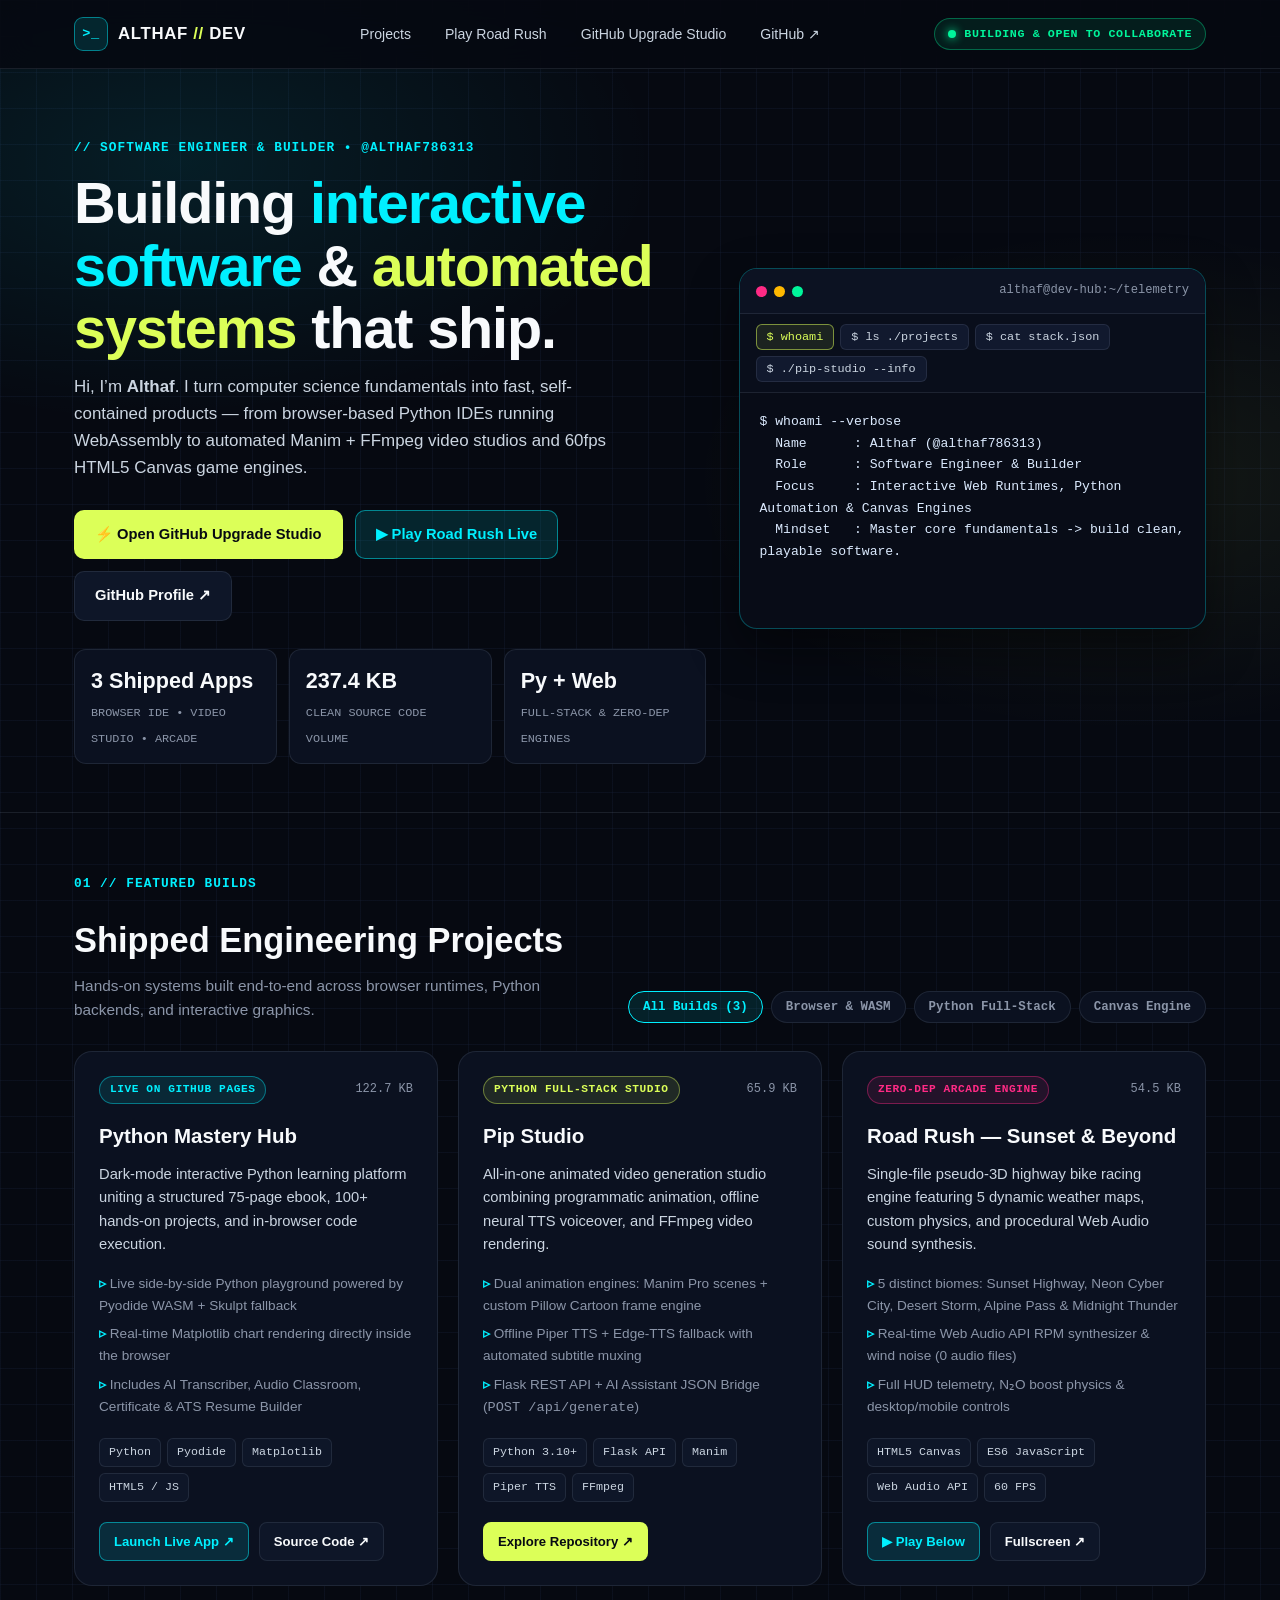
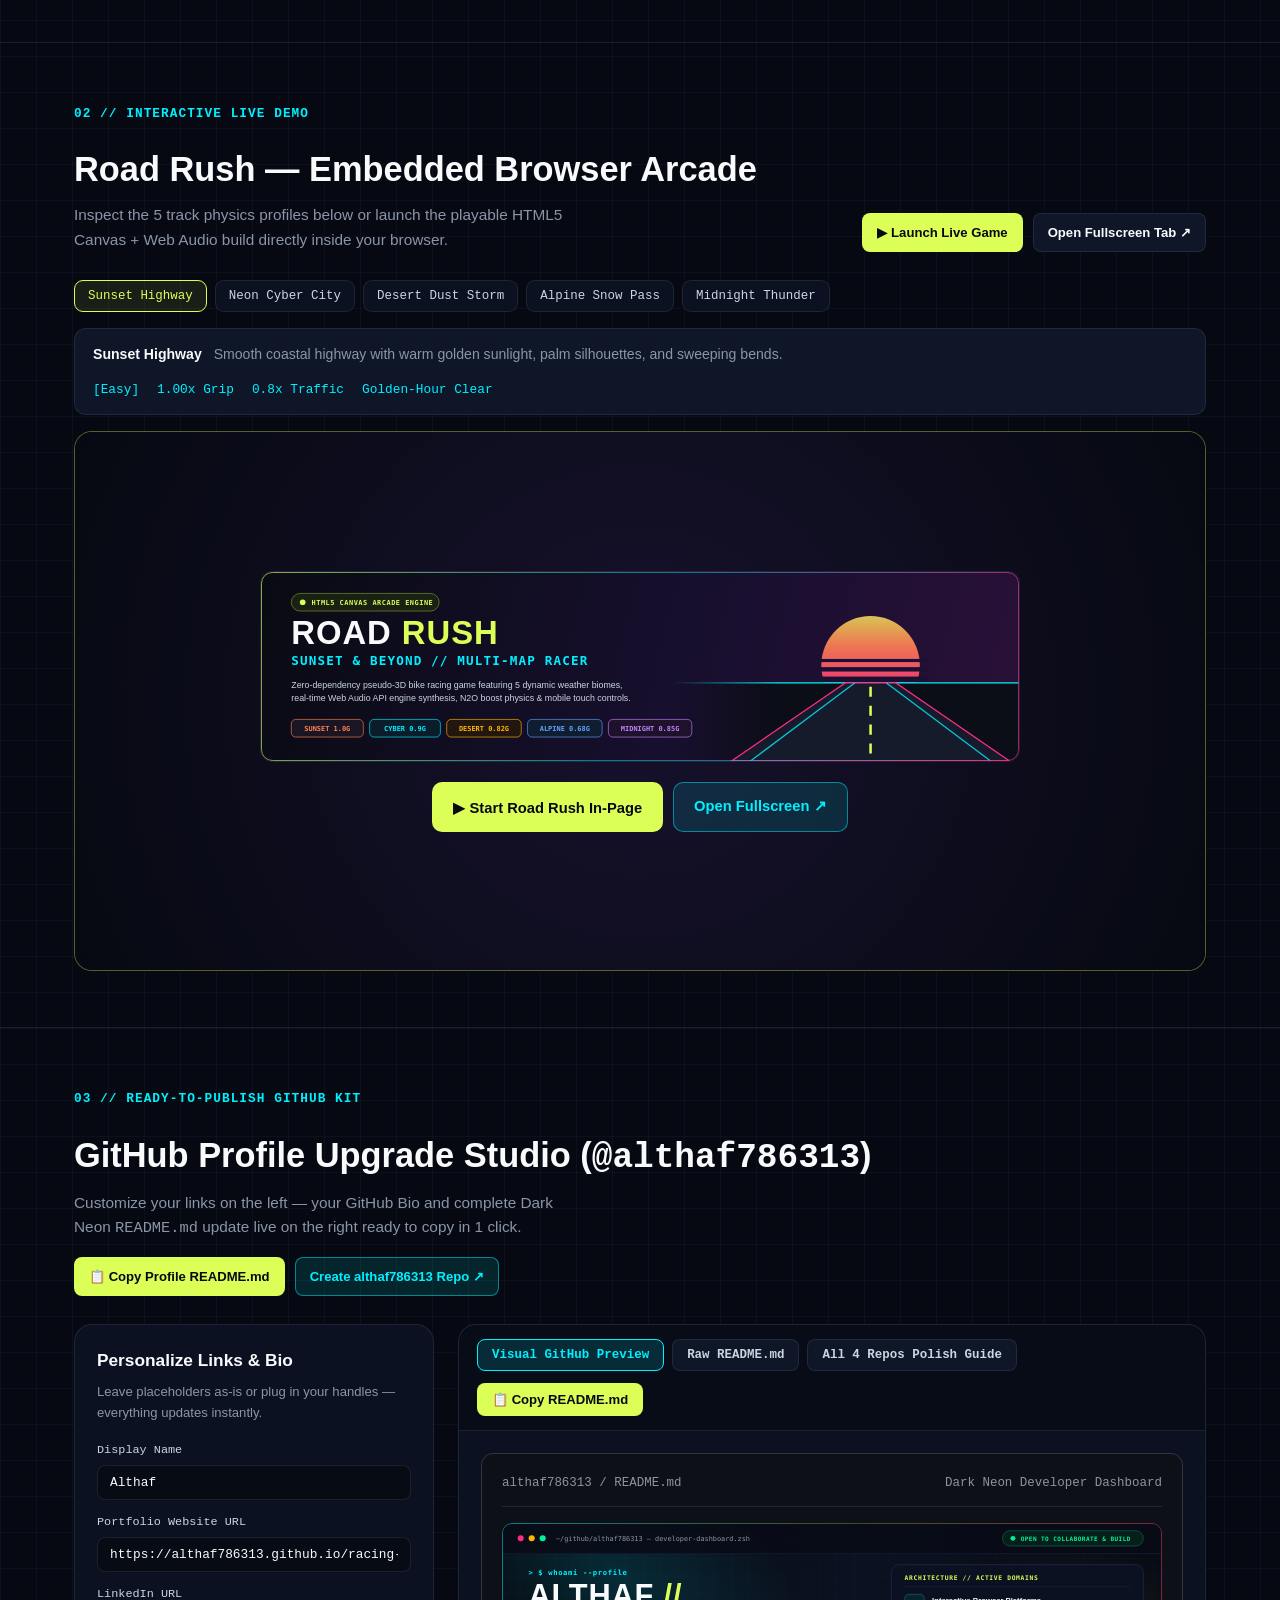
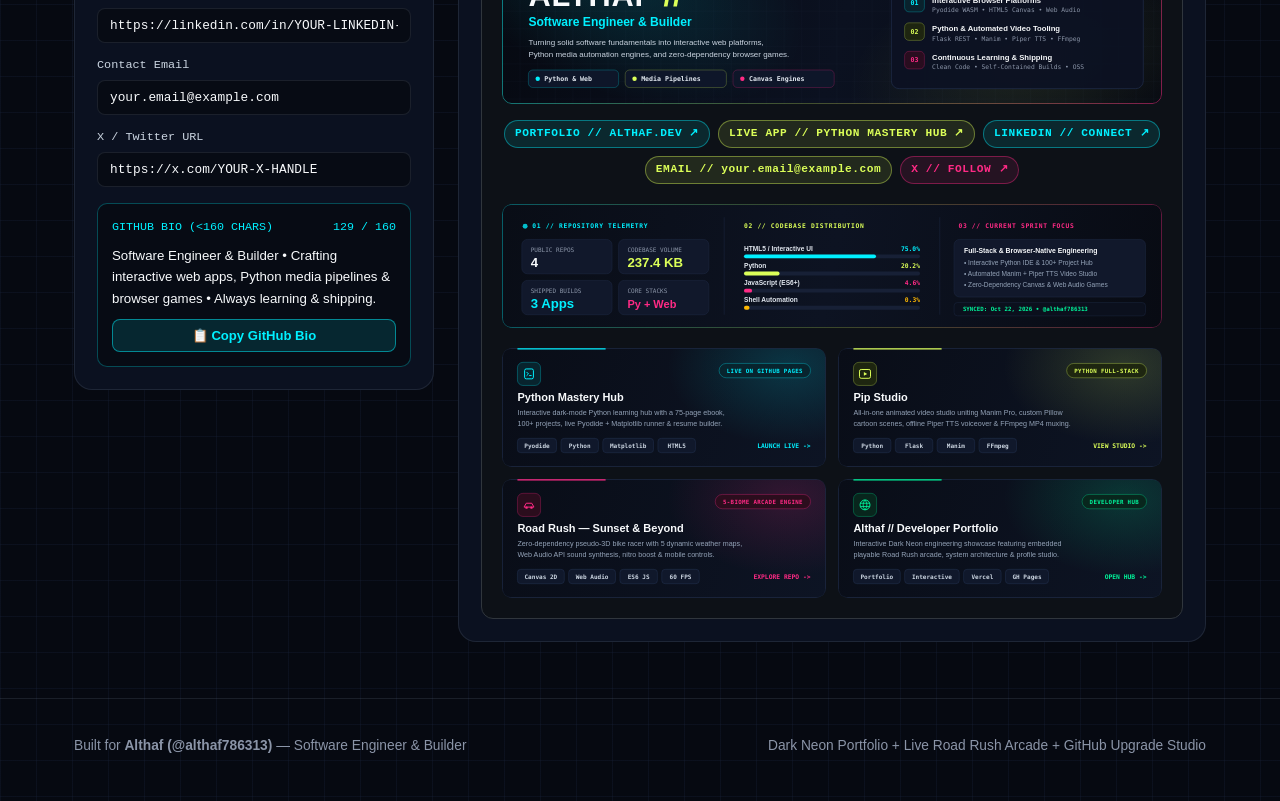
<file: portfolio/index.html>
<!DOCTYPE html>
<html lang="en">
<head>
  <meta charset="UTF-8" />
  <meta name="viewport" content="width=device-width, initial-scale=1.0" />
  <meta name="theme-color" content="#060911" />
  <title>Althaf — Software Engineer &amp; Builder | Developer Portfolio</title>
  <meta name="description" content="Developer portfolio and interactive GitHub Upgrade Studio for Althaf (@althaf786313) — Python, interactive web platforms, Manim/FFmpeg automation, and Canvas game engines." />
  <link rel="stylesheet" href="./styles.css" />
</head>
<body>
  <!-- TOP NAVIGATION -->
  <header class="navbar">
    <div class="container navbar-inner">
      <a href="#" class="brand">
        <span class="brand-mark">&gt;_</span>
        <span>ALTHAF <span class="slash">//</span> DEV</span>
      </a>

      <nav class="nav-links" aria-label="Primary">
        <a href="#projects">Projects</a>
        <a href="#arcade">Play Road Rush</a>
        <a href="#upgrade-studio">GitHub Upgrade Studio</a>
        <a href="https://github.com/althaf786313" target="_blank" rel="noopener">GitHub ↗</a>
      </nav>

      <div class="nav-status">
        <span class="pulse-dot"></span>
        <span>BUILDING &amp; OPEN TO COLLABORATE</span>
      </div>
    </div>
  </header>

  <!-- HERO SECTION -->
  <main>
    <section class="hero">
      <div class="container hero-grid">
        <div>
          <div class="eyebrow">// SOFTWARE ENGINEER &amp; BUILDER • @ALTHAF786313</div>
          <h1>
            Building <span class="accent-cyan">interactive software</span> &amp;
            <span class="accent-lime">automated systems</span> that ship.
          </h1>
          <p class="hero-lead">
            Hi, I’m <strong>Althaf</strong>. I turn computer science fundamentals into fast, self-contained products — from browser-based Python IDEs running WebAssembly to automated Manim + FFmpeg video studios and 60fps HTML5 Canvas game engines.
          </p>

          <div class="btn-row">
            <a href="#upgrade-studio" class="btn btn-primary">⚡ Open GitHub Upgrade Studio</a>
            <a href="#arcade" class="btn btn-cyan" id="heroPlayBtn">▶ Play Road Rush Live</a>
            <a href="https://github.com/althaf786313" target="_blank" rel="noopener" class="btn btn-ghost">GitHub Profile ↗</a>
          </div>

          <div class="hero-metrics">
            <div class="metric-tile">
              <strong>3 Shipped Apps</strong>
              <span>BROWSER IDE • VIDEO STUDIO • ARCADE</span>
            </div>
            <div class="metric-tile">
              <strong>237.4 KB</strong>
              <span>CLEAN SOURCE CODE VOLUME</span>
            </div>
            <div class="metric-tile">
              <strong>Py + Web</strong>
              <span>FULL-STACK &amp; ZERO-DEP ENGINES</span>
            </div>
          </div>
        </div>

        <!-- INTERACTIVE TERMINAL TELEMETRY -->
        <div class="terminal-card" aria-label="Interactive developer terminal">
          <div class="terminal-topbar">
            <div class="win-dots">
              <i style="background:#ff2a85"></i>
              <i style="background:#ffb800"></i>
              <i style="background:#00f59b"></i>
            </div>
            <span class="terminal-title">althaf@dev-hub:~/telemetry</span>
          </div>
          <div class="terminal-tabs" role="tablist" aria-label="Terminal commands">
            <button class="cmd-btn active" data-cmd="whoami" type="button">$ whoami</button>
            <button class="cmd-btn" data-cmd="projects" type="button">$ ls ./projects</button>
            <button class="cmd-btn" data-cmd="stack" type="button">$ cat stack.json</button>
            <button class="cmd-btn" data-cmd="pipeline" type="button">$ ./pip-studio --info</button>
          </div>
          <pre class="terminal-body" id="terminalOutput"></pre>
        </div>
      </div>
    </section>

    <!-- SHIPPED PROJECTS -->
    <section class="section" id="projects">
      <div class="container">
        <div class="section-header">
          <div>
            <div class="eyebrow">01 // FEATURED BUILDS</div>
            <h2>Shipped Engineering Projects</h2>
            <p class="section-sub">Hands-on systems built end-to-end across browser runtimes, Python backends, and interactive graphics.</p>
          </div>

          <div class="filter-bar" role="group" aria-label="Filter projects">
            <button class="filter-pill active" data-filter="all" type="button">All Builds (3)</button>
            <button class="filter-pill" data-filter="web" type="button">Browser &amp; WASM</button>
            <button class="filter-pill" data-filter="python" type="button">Python Full-Stack</button>
            <button class="filter-pill" data-filter="game" type="button">Canvas Engine</button>
          </div>
        </div>

        <div class="projects-grid">
          <!-- PROJECT 1: PYTHON MASTERY HUB -->
          <article class="project-card" data-category="web python">
            <div>
              <div class="project-top">
                <span class="badge badge-cyan">LIVE ON GITHUB PAGES</span>
                <span style="font-family:var(--font-mono);font-size:0.75rem;color:var(--muted)">122.7 KB</span>
              </div>
              <h3>Python Mastery Hub</h3>
              <p>Dark-mode interactive Python learning platform uniting a structured 75-page ebook, 100+ hands-on projects, and in-browser code execution.</p>
              <ul class="feature-list">
                <li>Live side-by-side Python playground powered by Pyodide WASM + Skulpt fallback</li>
                <li>Real-time Matplotlib chart rendering directly inside the browser</li>
                <li>Includes AI Transcriber, Audio Classroom, Certificate &amp; ATS Resume Builder</li>
              </ul>
            </div>
            <div>
              <div class="chip-row">
                <span class="chip">Python</span>
                <span class="chip">Pyodide</span>
                <span class="chip">Matplotlib</span>
                <span class="chip">HTML5 / JS</span>
              </div>
              <div class="card-actions">
                <a href="https://althaf786313.github.io/python-mastery-hub/" target="_blank" rel="noopener" class="btn btn-cyan btn-sm">Launch Live App ↗</a>
                <a href="https://github.com/althaf786313/python-mastery-hub" target="_blank" rel="noopener" class="btn btn-ghost btn-sm">Source Code ↗</a>
              </div>
            </div>
          </article>

          <!-- PROJECT 2: PIP STUDIO -->
          <article class="project-card" data-category="python">
            <div>
              <div class="project-top">
                <span class="badge badge-lime">PYTHON FULL-STACK STUDIO</span>
                <span style="font-family:var(--font-mono);font-size:0.75rem;color:var(--muted)">65.9 KB</span>
              </div>
              <h3>Pip Studio</h3>
              <p>All-in-one animated video generation studio combining programmatic animation, offline neural TTS voiceover, and FFmpeg video rendering.</p>
              <ul class="feature-list">
                <li>Dual animation engines: Manim Pro scenes + custom Pillow Cartoon frame engine</li>
                <li>Offline Piper TTS + Edge-TTS fallback with automated subtitle muxing</li>
                <li>Flask REST API + AI Assistant JSON Bridge (<code>POST /api/generate</code>)</li>
              </ul>
            </div>
            <div>
              <div class="chip-row">
                <span class="chip">Python 3.10+</span>
                <span class="chip">Flask API</span>
                <span class="chip">Manim</span>
                <span class="chip">Piper TTS</span>
                <span class="chip">FFmpeg</span>
              </div>
              <div class="card-actions">
                <a href="https://github.com/althaf786313/pip-studio" target="_blank" rel="noopener" class="btn btn-primary btn-sm">Explore Repository ↗</a>
              </div>
            </div>
          </article>

          <!-- PROJECT 3: ROAD RUSH -->
          <article class="project-card" data-category="game web">
            <div>
              <div class="project-top">
                <span class="badge badge-pink">ZERO-DEP ARCADE ENGINE</span>
                <span style="font-family:var(--font-mono);font-size:0.75rem;color:var(--muted)">54.5 KB</span>
              </div>
              <h3>Road Rush — Sunset &amp; Beyond</h3>
              <p>Single-file pseudo-3D highway bike racing engine featuring 5 dynamic weather maps, custom physics, and procedural Web Audio sound synthesis.</p>
              <ul class="feature-list">
                <li>5 distinct biomes: Sunset Highway, Neon Cyber City, Desert Storm, Alpine Pass &amp; Midnight Thunder</li>
                <li>Real-time Web Audio API RPM synthesizer &amp; wind noise (0 audio files)</li>
                <li>Full HUD telemetry, N₂O boost physics &amp; desktop/mobile controls</li>
              </ul>
            </div>
            <div>
              <div class="chip-row">
                <span class="chip">HTML5 Canvas</span>
                <span class="chip">ES6 JavaScript</span>
                <span class="chip">Web Audio API</span>
                <span class="chip">60 FPS</span>
              </div>
              <div class="card-actions">
                <a href="#arcade" class="btn btn-cyan btn-sm" id="cardPlayBtn">▶ Play Below</a>
                <a href="./road-rush/index.html" target="_blank" rel="noopener" class="btn btn-ghost btn-sm">Fullscreen ↗</a>
              </div>
            </div>
          </article>
        </div>
      </div>
    </section>

    <!-- EMBEDDED PLAYABLE ROAD RUSH ARCADE -->
    <section class="section" id="arcade">
      <div class="container">
        <div class="section-header">
          <div>
            <div class="eyebrow">02 // INTERACTIVE LIVE DEMO</div>
            <h2>Road Rush — Embedded Browser Arcade</h2>
            <p class="section-sub">Inspect the 5 track physics profiles below or launch the playable HTML5 Canvas + Web Audio build directly inside your browser.</p>
          </div>
          <div class="card-actions">
            <button type="button" class="btn btn-primary btn-sm" id="launchArcadeBtn">▶ Launch Live Game</button>
            <a href="./road-rush/index.html" target="_blank" rel="noopener" class="btn btn-ghost btn-sm">Open Fullscreen Tab ↗</a>
          </div>
        </div>

        <div class="biome-strip" id="biomeStrip" role="tablist" aria-label="Track physics inspector"></div>
        <div class="biome-readout" id="biomeReadout"></div>

        <div class="arcade-shell">
          <div class="arcade-cover" id="arcadeCover">
            <img src="./assets/road-rush-banner.svg" alt="Road Rush Sunset and Beyond banner" />
            <div class="card-actions">
              <button type="button" class="btn btn-primary" id="coverLaunchBtn">▶ Start Road Rush In-Page</button>
              <a href="./road-rush/index.html" target="_blank" rel="noopener" class="btn btn-cyan">Open Fullscreen ↗</a>
            </div>
          </div>
          <iframe class="arcade-frame" id="arcadeFrame" title="Road Rush Playable Game" allow="autoplay"></iframe>
        </div>
      </div>
    </section>

    <!-- INTERACTIVE GITHUB PROFILE UPGRADE STUDIO -->
    <section class="section" id="upgrade-studio">
      <div class="container">
        <div class="section-header">
          <div>
            <div class="eyebrow">03 // READY-TO-PUBLISH GITHUB KIT</div>
            <h2>GitHub Profile Upgrade Studio (<code>@althaf786313</code>)</h2>
            <p class="section-sub">Customize your links on the left — your GitHub Bio and complete Dark Neon <code>README.md</code> update live on the right ready to copy in 1 click.</p>
          </div>
          <div class="card-actions">
            <button type="button" class="btn btn-primary btn-sm" id="topCopyReadmeBtn">📋 Copy Profile README.md</button>
            <a href="https://github.com/new?name=althaf786313&description=My+GitHub+Profile+README&visibility=public" target="_blank" rel="noopener" class="btn btn-cyan btn-sm">Create althaf786313 Repo ↗</a>
          </div>
        </div>

        <div class="studio-layout">
          <!-- LEFT: LIVE CUSTOMIZER -->
          <aside class="studio-sidebar">
            <h3>Personalize Links &amp; Bio</h3>
            <p class="hint">Leave placeholders as-is or plug in your handles — everything updates instantly.</p>

            <div class="field">
              <label for="inpName">Display Name</label>
              <input id="inpName" type="text" value="Althaf" />
            </div>

            <div class="field">
              <label for="inpPortfolio">Portfolio Website URL</label>
              <input id="inpPortfolio" type="url" value="https://althaf786313.github.io/racing-game/portfolio/" />
            </div>

            <div class="field">
              <label for="inpLinkedin">LinkedIn URL</label>
              <input id="inpLinkedin" type="url" value="https://linkedin.com/in/YOUR-LINKEDIN-HANDLE" />
            </div>

            <div class="field">
              <label for="inpEmail">Contact Email</label>
              <input id="inpEmail" type="email" value="your.email@example.com" />
            </div>

            <div class="field">
              <label for="inpX">X / Twitter URL</label>
              <input id="inpX" type="url" value="https://x.com/YOUR-X-HANDLE" />
            </div>

            <div class="bio-box">
              <div class="bio-box-header">
                <span>GITHUB BIO (&lt;160 CHARS)</span>
                <span id="bioCounter">0 / 160</span>
              </div>
              <p class="bio-text" id="bioPreviewText"></p>
              <button type="button" class="btn btn-cyan btn-sm" style="width:100%" id="copyBioBtn">📋 Copy GitHub Bio</button>
            </div>
          </aside>

          <!-- RIGHT: VISUAL PREVIEW + RAW MARKDOWN + REPO POLISH -->
          <div class="studio-main">
            <div class="studio-tabsbar">
              <div class="tab-group" role="tablist">
                <button type="button" class="tab-btn active" data-tab="preview">Visual GitHub Preview</button>
                <button type="button" class="tab-btn" data-tab="markdown">Raw README.md</button>
                <button type="button" class="tab-btn" data-tab="repos">All 4 Repos Polish Guide</button>
              </div>
              <button type="button" class="btn btn-primary btn-sm" id="barCopyReadmeBtn">📋 Copy README.md</button>
            </div>

            <!-- TAB 1: LIVE VISUAL PREVIEW -->
            <div class="tab-panel" id="panel-preview">
              <div class="gh-preview-canvas">
                <div class="gh-preview-caption">
                  <span>althaf786313 / README.md</span>
                  <span>Dark Neon Developer Dashboard</span>
                </div>

                <img src="./assets/hero-banner.svg" alt="Hero Dashboard Banner" class="gh-svg-full" />

                <div class="gh-badges-preview" id="liveBadgesPreview"></div>

                <div style="margin:20px 0">
                  <img src="./assets/telemetry-card.svg" alt="Live GitHub Telemetry" class="gh-svg-full" />
                </div>

                <div class="gh-cards-grid">
                  <a href="https://althaf786313.github.io/python-mastery-hub/" target="_blank" rel="noopener">
                    <img src="./assets/card-python-hub.svg" alt="Python Mastery Hub card" />
                  </a>
                  <a href="https://github.com/althaf786313/pip-studio" target="_blank" rel="noopener">
                    <img src="./assets/card-pip-studio.svg" alt="Pip Studio card" />
                  </a>
                  <a href="#arcade">
                    <img src="./assets/card-road-rush.svg" alt="Road Rush card" />
                  </a>
                  <a href="#top">
                    <img src="./assets/card-portfolio.svg" alt="Developer Portfolio card" />
                  </a>
                </div>
              </div>
            </div>

            <!-- TAB 2: RAW MARKDOWN -->
            <div class="tab-panel" id="panel-markdown" hidden>
              <textarea class="raw-code" id="readmeTextarea" readonly aria-label="Generated GitHub Profile README markdown"></textarea>
            </div>

            <!-- TAB 3: REPO METADATA CHEATSHEET -->
            <div class="tab-panel" id="panel-repos" hidden>
              <div class="repo-polish-list" id="repoPolishList"></div>
            </div>
          </div>
        </div>
      </div>
    </section>
  </main>

  <footer class="footer">
    <div class="container footer-inner">
      <span>Built for <strong>Althaf (@althaf786313)</strong> — Software Engineer &amp; Builder</span>
      <span>Dark Neon Portfolio + Live Road Rush Arcade + GitHub Upgrade Studio</span>
    </div>
  </footer>

  <div class="toast" id="toast" role="status" aria-live="polite">Copied to clipboard!</div>

  <script src="./app.js"></script>
</body>
</html>
</file>
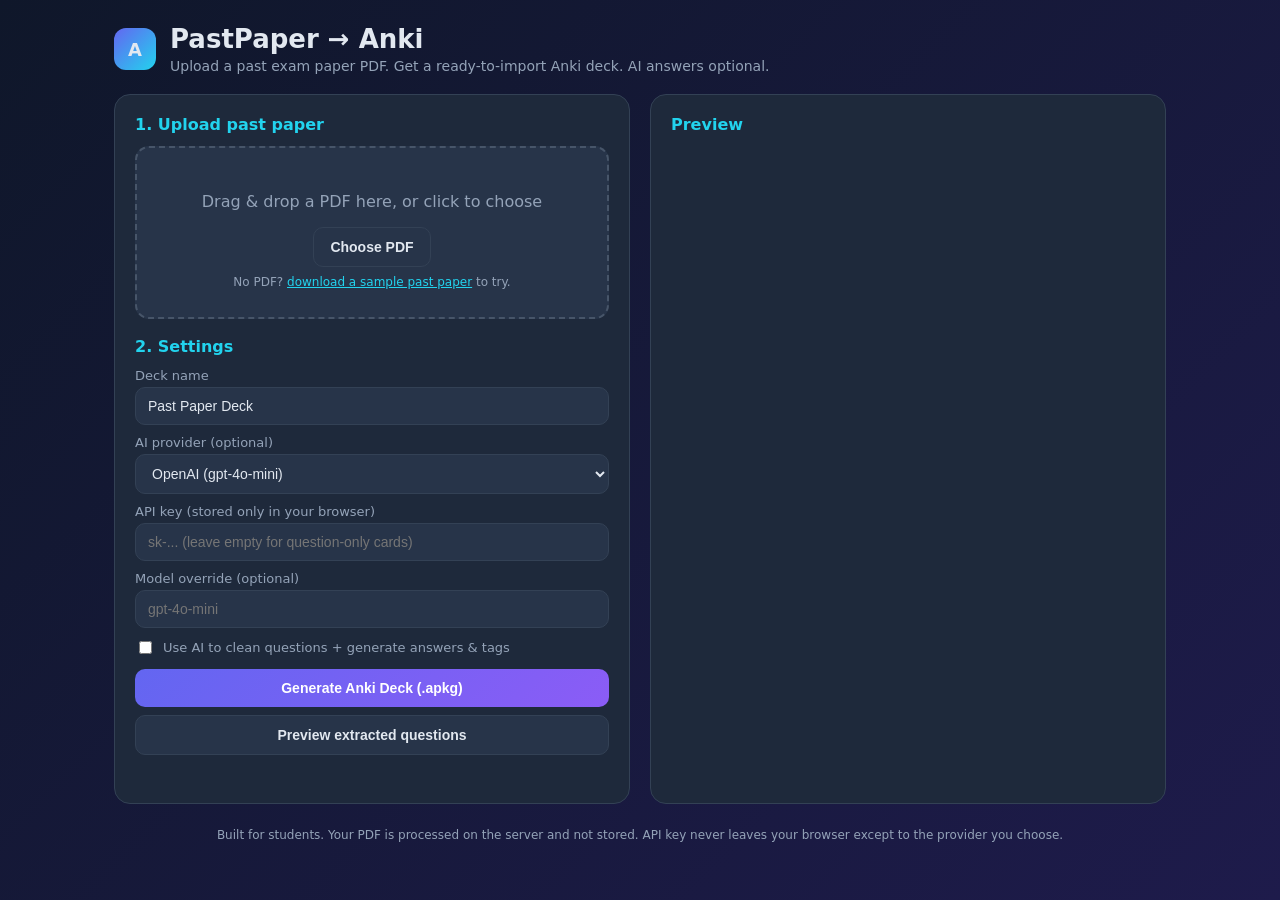
<file: anki-generator/frontend/index.html>
<!DOCTYPE html>
<html lang="en">
<head>
<meta charset="UTF-8" />
<meta name="viewport" content="width=device-width, initial-scale=1.0" />
<title>PastPaper → Anki</title>
<style>
  :root {
    --bg: #0f172a; --panel: #1e293b; --panel2: #273449;
    --text: #e2e8f0; --muted: #94a3b8; --accent: #6366f1;
    --accent2: #22d3ee; --ok: #10b981; --warn: #f59e0b; --err: #ef4444;
  }
  * { box-sizing: border-box; }
  body { margin:0; font-family: 'Inter', system-ui, -apple-system, Segoe UI, Roboto, sans-serif;
         background: linear-gradient(135deg,#0f172a 0%,#1e1b4b 100%); color: var(--text); min-height:100vh; }
  .wrap { max-width: 1100px; margin: 0 auto; padding: 24px; }
  header { display:flex; align-items:center; gap:14px; margin-bottom: 20px; }
  header h1 { margin:0; font-size: 26px; }
  header p { margin:4px 0 0; color: var(--muted); font-size: 14px; }
  .logo { width:42px;height:42px;border-radius:12px;background:linear-gradient(135deg,var(--accent),var(--accent2));
          display:grid;place-items:center;font-weight:800;font-size:18px; }
  .grid { display:grid; grid-template-columns: 1fr 1fr; gap:20px; }
  @media (max-width:860px){ .grid{grid-template-columns:1fr;} }
  .card { background: var(--panel); border:1px solid #334155; border-radius:16px; padding:20px; }
  .card h2 { margin:0 0 12px; font-size:16px; color: var(--accent2); }
  label { display:block; font-size:13px; color:var(--muted); margin:10px 0 4px; }
  input, select, textarea { width:100%; padding:10px 12px; border-radius:10px; border:1px solid #334155;
    background: var(--panel2); color: var(--text); font-size:14px; }
  textarea { min-height: 80px; resize: vertical; }
  button { cursor:pointer; border:none; border-radius:10px; padding:11px 16px; font-weight:600; font-size:14px; }
  .btn-primary { background: linear-gradient(135deg,var(--accent),#8b5cf6); color:#fff; width:100%; margin-top:12px; }
  .btn-primary:hover { filter: brightness(1.1); }
  .btn-secondary { background: var(--panel2); color: var(--text); border:1px solid #334155; }
  .drop { border:2px dashed #475569; border-radius:14px; padding:28px; text-align:center; color:var(--muted);
           background: var(--panel2); transition:.2s; }
  .drop.over { border-color: var(--accent); background:#1e293b; }
  .drop input { display:none; }
  .row { display:flex; gap:10px; align-items:center; }
  .toggle { display:flex; align-items:center; gap:8px; margin-top:10px; font-size:13px; color:var(--muted); }
  .toggle input { width:auto; }
  .status { margin-top:10px; font-size:13px; min-height:18px; }
  .ok { color: var(--ok); } .warn { color: var(--warn); } .err { color: var(--err); }
  .preview { max-height: 420px; overflow:auto; margin-top:12px; }
  .qcard { background: var(--panel2); border:1px solid #334155; border-radius:10px; padding:12px; margin-bottom:10px; }
  .qcard .front { font-weight:600; margin-bottom:6px; white-space:pre-wrap; }
  .qcard .back { color: var(--muted); font-size:13px; white-space:pre-wrap; }
  .qcard .tags { margin-top:6px; }
  .tag { display:inline-block; background:#312e81; color:#c7d2fe; font-size:11px; padding:2px 8px; border-radius:999px; margin-right:4px; }
  .stats { display:flex; gap:12px; margin-top:10px; font-size:13px; color:var(--muted); }
  .pill { background: var(--panel2); padding:4px 10px; border-radius:999px; border:1px solid #334155; }
  .hidden { display:none; }
  .spinner { display:inline-block; width:14px;height:14px;border:2px solid #475569;border-top-color:var(--accent);border-radius:50%;animation:spin .8s linear infinite; vertical-align:middle; margin-right:6px; }
  @keyframes spin { to { transform:rotate(360deg);} }
  footer { margin-top:24px; text-align:center; color:var(--muted); font-size:12px; }
  a { color: var(--accent2); }
</style>
</head>
<body>
<div class="wrap">
  <header>
    <div class="logo">A</div>
    <div>
      <h1>PastPaper → Anki</h1>
      <p>Upload a past exam paper PDF. Get a ready-to-import Anki deck. AI answers optional.</p>
    </div>
  </header>

  <div class="grid">
    <!-- Left: upload + settings -->
    <div class="card">
      <h2>1. Upload past paper</h2>
      <div class="drop" id="drop">
        <p>Drag & drop a PDF here, or click to choose</p>
        <input type="file" id="file" accept="application/pdf" />
        <button class="btn-secondary" onclick="document.getElementById('file').click()">Choose PDF</button>
        <div id="fname" style="margin-top:8px;font-size:13px;color:var(--accent2)"></div>
        <div style="margin-top:8px;font-size:12px;color:var(--muted)">No PDF? <a href="/static/demo.pdf" download>download a sample past paper</a> to try.</div>
      </div>

      <h2 style="margin-top:18px">2. Settings</h2>
      <label>Deck name</label>
      <input id="deckName" value="Past Paper Deck" />

      <label>AI provider (optional)</label>
      <select id="provider">
        <option value="openai">OpenAI (gpt-4o-mini)</option>
        <option value="anthropic">Anthropic (claude-3-5-haiku)</option>
      </select>
      <label>API key (stored only in your browser)</label>
      <input id="apiKey" type="password" placeholder="sk-... (leave empty for question-only cards)" />
      <label>Model override (optional)</label>
      <input id="model" placeholder="gpt-4o-mini" />

      <div class="toggle">
        <input type="checkbox" id="useLlm" />
        <span>Use AI to clean questions + generate answers & tags</span>
      </div>

      <button class="btn-primary" id="genBtn" onclick="generate()">Generate Anki Deck (.apkg)</button>
      <button class="btn-secondary" style="width:100%;margin-top:8px" onclick="preview()">Preview extracted questions</button>

      <div class="status" id="status"></div>
    </div>

    <!-- Right: preview -->
    <div class="card">
      <h2>Preview</h2>
      <div class="stats" id="stats"></div>
      <div class="preview" id="preview"></div>
    </div>
  </div>

  <footer>
    Built for students. Your PDF is processed on the server and not stored. API key never leaves your browser except to the provider you choose.
  </footer>
</div>

<script>
const drop = document.getElementById('drop');
const fileInput = document.getElementById('file');
let selectedFile = null;

drop.addEventListener('dragover', e => { e.preventDefault(); drop.classList.add('over'); });
drop.addEventListener('dragleave', () => drop.classList.remove('over'));
drop.addEventListener('drop', e => {
  e.preventDefault(); drop.classList.remove('over');
  if (e.dataTransfer.files.length) { selectedFile = e.dataTransfer.files[0]; showFile(); }
});
fileInput.addEventListener('change', e => { if (e.target.files.length) { selectedFile = e.target.files[0]; showFile(); } });
function showFile() {
  document.getElementById('fname').textContent = selectedFile.name + ' (' + (selectedFile.size/1024).toFixed(1) + ' KB)';
}

function status(msg, cls='') {
  const el = document.getElementById('status');
  el.innerHTML = msg; el.className = 'status ' + cls;
}

function buildForm() {
  const fd = new FormData();
  fd.append('file', selectedFile);
  fd.append('provider', document.getElementById('provider').value);
  fd.append('api_key', document.getElementById('apiKey').value);
  fd.append('model', document.getElementById('model').value);
  fd.append('deck_name', document.getElementById('deckName').value);
  fd.append('use_llm', document.getElementById('useLlm').checked ? 'true' : 'false');
  return fd;
}

async function preview() {
  if (!selectedFile) { status('Please choose a PDF first.', 'warn'); return; }
  status('<span class="spinner"></span>Extracting…');
  try {
    const res = await fetch('/api/preview', { method:'POST', body: buildForm() });
    const data = await res.json();
    if (!res.ok) { status('Error: ' + (data.detail||res.statusText), 'err'); return; }
    renderPreview(data);
    status('Extracted ' + data.count + ' questions.', 'ok');
  } catch (e) { status('Network error: ' + e.message, 'err'); }
}

function renderPreview(data) {
  const stats = document.getElementById('stats');
  stats.innerHTML = `<span class="pill">${data.count} cards</span><span class="pill">${data.chars} chars</span>`;
  const el = document.getElementById('preview');
  el.innerHTML = '';
  (data.questions||[]).forEach((q,i) => {
    const div = document.createElement('div');
    div.className = 'qcard';
    div.innerHTML = `<div class="front">${i+1}. ${escapeHtml(q.front)}</div>
      <div class="back">${escapeHtml(q.back||'—')}</div>
      <div class="tags">${(q.tags||[]).map(t=>`<span class="tag">${escapeHtml(t)}</span>`).join('')}</div>`;
    el.appendChild(div);
  });
  if (!data.questions || !data.questions.length) el.innerHTML = '<p style="color:var(--muted)">No questions found.</p>';
}
function escapeHtml(s){ return String(s).replace(/&/g,'&amp;').replace(/</g,'&lt;').replace(/>/g,'&gt;'); }

async function generate() {
  if (!selectedFile) { status('Please choose a PDF first.', 'warn'); return; }
  status('<span class="spinner"></span>Generating deck…');
  const btn = document.getElementById('genBtn');
  btn.disabled = true;
  try {
    const res = await fetch('/api/generate', { method:'POST', body: buildForm() });
    if (!res.ok) {
      let msg = res.statusText;
      try { const d = await res.json(); msg = d.detail || msg; } catch {}
      status('Error: ' + msg, 'err'); return;
    }
    const blob = await res.blob();
    const count = res.headers.get('X-Question-Count');
    const url = URL.createObjectURL(blob);
    const a = document.createElement('a');
    a.href = url; a.download = (document.getElementById('deckName').value||'pastpaper').replace(/\s+/g,'_') + '.apkg';
    document.body.appendChild(a); a.click(); a.remove();
    URL.revokeObjectURL(url);
    status('Downloaded deck with ' + (count||'?') + ' cards. Import into Anki via File → Import.', 'ok');
  } catch (e) { status('Network error: ' + e.message, 'err'); }
  finally { btn.disabled = false; }
}
</script>
</body>
</html>
</file>
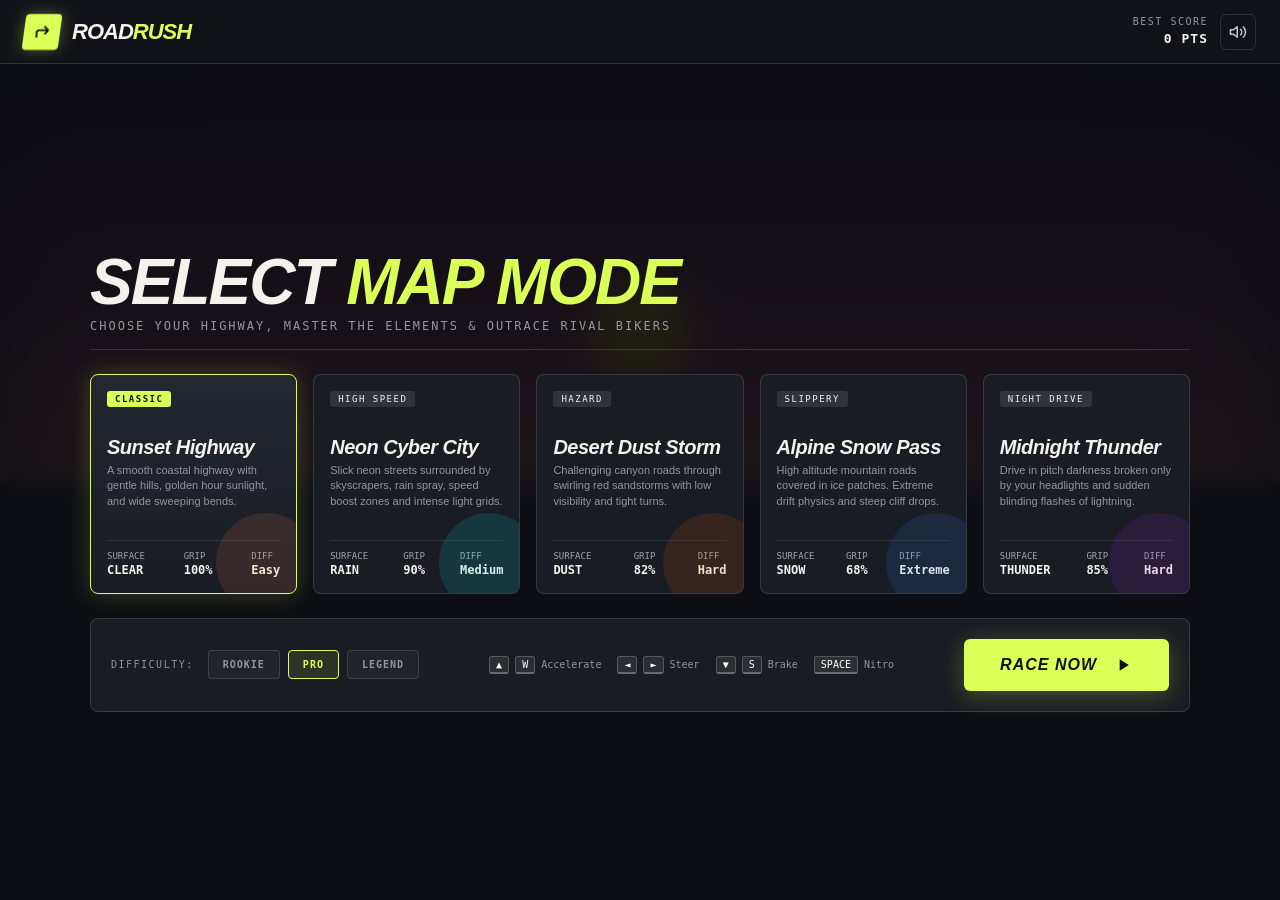
<file: portfolio/road-rush/index.html>
<!DOCTYPE html>
<html lang="en">
<head>
<meta charset="UTF-8">
<meta name="viewport" content="width=device-width, initial-scale=1.0, maximum-scale=1.0, user-scalable=no">
<meta name="theme-color" content="#101217">
<title>ROAD RUSH — Sunset & Beyond</title>
<style>
:root {
  --bg: #101217;
  --panel: #191c22;
  --panel-light: #232730;
  --ink: #f3f2ec;
  --muted: #93969d;
  --acid: #dcff58;
  --orange: #ff8054;
  --cyan: #00f0ff;
  --pink: #ff2a85;
  --line: rgba(255, 255, 255, 0.13);
}

* { box-sizing: border-box; }
[hidden] { display: none !important; }

html, body {
  margin: 0;
  width: 100%;
  height: 100%;
  overflow: hidden;
  background: var(--bg);
  color: var(--ink);
  font-family: -apple-system, BlinkMacSystemFont, "Segoe UI", Roboto, Arial, sans-serif;
  user-select: none;
}

button {
  font: inherit;
  cursor: pointer;
  -webkit-tap-highlight-color: transparent;
  border: none;
  background: none;
}

button:focus-visible {
  outline: 2px solid var(--acid);
  outline-offset: 3px;
}

button, canvas { touch-action: none; }

.app {
  height: 100%;
  height: 100dvh;
  display: flex;
  flex-direction: column;
  max-width: 1920px;
  margin: auto;
  position: relative;
}

/* TOPBAR */
.topbar {
  height: 64px;
  flex-shrink: 0;
  display: flex;
  align-items: center;
  justify-content: space-between;
  padding: 0 24px;
  border-bottom: 1px solid var(--line);
  background: #101217;
  position: relative;
  z-index: 20;
}

.brand {
  display: flex;
  align-items: center;
  gap: 12px;
}

.brand-mark {
  width: 36px;
  height: 36px;
  background: var(--acid);
  color: #101217;
  display: grid;
  place-items: center;
  transform: skew(-8deg);
  border-radius: 4px;
  box-shadow: 0 0 15px rgba(220, 255, 88, 0.3);
}

.brand-mark svg {
  width: 22px;
  height: 22px;
  transform: skew(8deg);
}

.brand-name {
  font-size: 22px;
  font-weight: 900;
  font-style: italic;
  letter-spacing: -1px;
}

.brand-name span { color: var(--acid); }

.top-actions {
  display: flex;
  align-items: center;
  gap: 12px;
}

.record {
  font: 10px monospace;
  letter-spacing: 1.5px;
  color: var(--muted);
  text-align: right;
  line-height: 1.5;
}

.record strong {
  display: block;
  color: var(--ink);
  font-size: 13px;
  letter-spacing: 1px;
}

.icon-btn {
  height: 36px;
  width: 36px;
  background: transparent;
  border: 1px solid var(--line);
  border-radius: 6px;
  color: #c4c6cb;
  display: grid;
  place-items: center;
  transition: all 0.2s;
}

.icon-btn:hover {
  background: #292d32;
  color: var(--acid);
  border-color: rgba(220, 255, 88, 0.4);
}

.icon-btn svg {
  width: 18px;
  height: 18px;
  fill: none;
  stroke: currentColor;
  stroke-width: 2;
  stroke-linecap: round;
  stroke-linejoin: round;
}

#soundBtn.muted { color: #555; }

/* STAGE & CANVAS */
.stage {
  position: relative;
  flex: 1;
  min-height: 0;
  overflow: hidden;
  background: #000;
  isolation: isolate;
}

#game {
  display: block;
  width: 100%;
  height: 100%;
}

.shade {
  position: absolute;
  inset: 0;
  pointer-events: none;
  box-shadow: inset 0 0 120px rgba(0,0,0,0.7);
  z-index: 1;
}

/* HUD OVERLAY */
.hud {
  position: absolute;
  inset: 0;
  pointer-events: none;
  z-index: 3;
}

.hud-top {
  position: absolute;
  left: 24px;
  right: 24px;
  top: 20px;
  display: flex;
  justify-content: space-between;
  align-items: flex-start;
}

.position-block {
  display: flex;
  align-items: flex-end;
  gap: 12px;
}

.eyebrow {
  font: 10px monospace;
  letter-spacing: 2px;
  color: #b5b6bd;
  text-transform: uppercase;
}

.place {
  font-size: 52px;
  font-style: italic;
  font-weight: 900;
  line-height: 0.9;
  letter-spacing: -3px;
  text-shadow: 0 3px 20px rgba(0,0,0,0.5);
  color: #fff;
}

.place small {
  font-size: 20px;
  color: #acadb5;
  letter-spacing: -1px;
  margin-left: 4px;
}

.pos-meta strong {
  display: block;
  font: 13px monospace;
  margin-top: 4px;
  color: var(--acid);
  letter-spacing: 1px;
}

.race-progress {
  position: absolute;
  top: 24px;
  left: 50%;
  transform: translateX(-50%);
  width: 32%;
  max-width: 360px;
}

.progress-labels {
  display: flex;
  justify-content: space-between;
  align-items: center;
  font: 10px monospace;
  letter-spacing: 1.5px;
  color: #dbdce1;
  margin-bottom: 8px;
}

.progress-labels span:last-child { color: var(--acid); }

.track-line {
  height: 4px;
  background: rgba(255,255,255,0.15);
  position: relative;
  border-radius: 2px;
}

.track-fill {
  height: 100%;
  width: 0%;
  background: var(--acid);
  position: relative;
  box-shadow: 0 0 10px rgba(220, 255, 88, 0.6);
  border-radius: 2px;
  transition: width 0.1s linear;
}

.track-fill:after {
  content: "";
  position: absolute;
  right: -4px;
  top: -3px;
  width: 10px;
  height: 10px;
  background: #fff;
  border: 2px solid var(--acid);
  transform: rotate(45deg);
}

.timer { text-align: right; }

.timer strong {
  display: block;
  font: bold 32px monospace;
  letter-spacing: -1px;
  margin: 2px 0;
  color: #fff;
  text-shadow: 0 0 10px rgba(0,0,0,0.8);
}

.timer.danger strong { color: var(--orange); }

.speedometer {
  position: absolute;
  bottom: 24px;
  left: 24px;
  display: flex;
  flex-direction: column;
  align-items: flex-start;
}

.speed-reading {
  display: flex;
  align-items: baseline;
  gap: 8px;
}

.speed-number {
  font-size: 72px;
  line-height: 0.9;
  font-style: italic;
  font-weight: 900;
  letter-spacing: -4px;
  font-variant-numeric: tabular-nums;
  color: #fff;
  text-shadow: 0 4px 20px rgba(0,0,0,0.6);
}

.speed-unit {
  font: 11px monospace;
  letter-spacing: 1.5px;
  color: #c9c9ce;
}

.gear-line {
  display: flex;
  gap: 10px;
  align-items: center;
  margin-top: 8px;
}

.gear {
  font: bold 11px monospace;
  background: var(--acid);
  color: #101217;
  padding: 3px 8px;
  border-radius: 3px;
  font-weight: 900;
}

.rev-bars {
  display: flex;
  gap: 3px;
  transform: skew(-15deg);
}

.rev-bars i {
  height: 10px;
  width: 7px;
  background: rgba(255,255,255,0.15);
  border-radius: 1px;
  transition: background 0.05s;
}

.rev-bars i.on { background: var(--acid); }
.rev-bars i.on.red { background: var(--orange); }

.vitals {
  position: absolute;
  right: 24px;
  bottom: 24px;
  width: 200px;
}

.meter + .meter { margin-top: 14px; }

.meter-label {
  display: flex;
  justify-content: space-between;
  font: 10px monospace;
  letter-spacing: 1.5px;
  margin-bottom: 6px;
  color: #b5b6bd;
}

.meter-label span:last-child { color: #fff; }

.meter-track {
  height: 6px;
  background: rgba(255, 255, 255, 0.15);
  transform: skew(-12deg);
  border-radius: 2px;
  overflow: hidden;
}

.meter-fill {
  height: 100%;
  width: 100%;
  background: var(--acid);
  transition: width 0.1s linear, background-color 0.2s;
  box-shadow: 0 0 8px currentColor;
}

.meter.health .meter-fill { background: #00f0ff; }
.meter.health.low .meter-fill { background: var(--orange); }
.meter.nitro .meter-fill { background: var(--acid); }

.track-caption {
  position: absolute;
  bottom: 28px;
  left: 50%;
  transform: translateX(-50%);
  font: 10px monospace;
  letter-spacing: 2px;
  color: #d1d2d8;
  text-align: center;
  text-transform: uppercase;
  background: rgba(16, 18, 23, 0.6);
  padding: 6px 16px;
  border-radius: 20px;
  border: 1px solid rgba(255,255,255,0.1);
  backdrop-filter: blur(8px);
}

/* MENU OVERLAY & MAP SELECTOR */
.menu-screen {
  position: absolute;
  inset: 0;
  z-index: 10;
  background: rgba(12, 14, 20, 0.92);
  backdrop-filter: blur(12px);
  display: flex;
  align-items: center;
  justify-content: center;
  padding: 30px;
  overflow-y: auto;
}

.menu-container {
  max-width: 1100px;
  width: 100%;
  margin: auto;
  display: flex;
  flex-direction: column;
  gap: 24px;
}

.menu-header {
  display: flex;
  justify-content: space-between;
  align-items: flex-end;
  border-bottom: 1px solid var(--line);
  padding-bottom: 16px;
}

.menu-title-area h1 {
  font-size: clamp(36px, 5vw, 64px);
  font-weight: 900;
  font-style: italic;
  line-height: 0.95;
  letter-spacing: -2px;
  margin: 0;
}

.menu-title-area h1 span { color: var(--acid); }

.menu-subtitle {
  font: 12px monospace;
  letter-spacing: 2px;
  color: var(--muted);
  margin-top: 6px;
  text-transform: uppercase;
}

/* MAP SELECTOR CARDS GRID */
.map-grid {
  display: grid;
  grid-template-columns: repeat(auto-fit, minmax(200px, 1fr));
  gap: 16px;
}

.map-card {
  background: var(--panel);
  border: 1px solid var(--line);
  border-radius: 8px;
  padding: 16px;
  cursor: pointer;
  transition: all 0.25s cubic-bezier(0.16, 1, 0.3, 1);
  position: relative;
  overflow: hidden;
  display: flex;
  flex-direction: column;
  justify-content: space-between;
  min-height: 220px;
}

.map-card:hover {
  transform: translateY(-4px);
  border-color: rgba(220, 255, 88, 0.5);
  box-shadow: 0 12px 30px rgba(0, 0, 0, 0.5);
}

.map-card.selected {
  border-color: var(--acid);
  background: linear-gradient(180deg, var(--panel-light) 0%, var(--panel) 100%);
  box-shadow: 0 0 25px rgba(220, 255, 88, 0.2);
}

.map-card-badge {
  font: 9px monospace;
  letter-spacing: 1.5px;
  padding: 3px 8px;
  border-radius: 3px;
  background: rgba(255, 255, 255, 0.1);
  color: var(--ink);
  align-self: flex-start;
  text-transform: uppercase;
}

.map-card.selected .map-card-badge {
  background: var(--acid);
  color: #101217;
  font-weight: bold;
}

.map-card-title {
  font-size: 20px;
  font-weight: 900;
  font-style: italic;
  letter-spacing: -0.5px;
  margin: 12px 0 4px;
}

.map-card-desc {
  font-size: 11px;
  color: var(--muted);
  line-height: 1.4;
  margin-bottom: 14px;
}

.map-card-stats {
  display: flex;
  justify-content: space-between;
  border-top: 1px solid rgba(255,255,255,0.08);
  padding-top: 10px;
  font: 9px monospace;
  color: #a0a3ab;
}

.map-card-stats strong {
  display: block;
  color: var(--ink);
  font-size: 12px;
  margin-top: 2px;
}

.map-card-bg {
  position: absolute;
  right: -20px;
  bottom: -20px;
  width: 100px;
  height: 100px;
  border-radius: 50%;
  opacity: 0.12;
  pointer-events: none;
}

/* MENU FOOTER CONTROLS */
.menu-footer {
  display: flex;
  flex-wrap: wrap;
  align-items: center;
  justify-content: space-between;
  gap: 20px;
  background: var(--panel);
  padding: 20px;
  border-radius: 8px;
  border: 1px solid var(--line);
}

.diff-selector {
  display: flex;
  align-items: center;
  gap: 8px;
}

.diff-selector label {
  font: 10px monospace;
  letter-spacing: 1.5px;
  color: var(--muted);
  margin-right: 6px;
}

.diff-btn {
  border: 1px solid var(--line);
  border-radius: 4px;
  padding: 8px 14px;
  font: bold 10px monospace;
  letter-spacing: 1px;
  color: var(--muted);
  background: rgba(255,255,255,0.03);
  transition: all 0.15s;
}

.diff-btn.selected {
  border-color: var(--acid);
  color: var(--acid);
  background: rgba(220, 255, 88, 0.1);
}

.start-btn {
  display: flex;
  align-items: center;
  gap: 16px;
  background: var(--acid);
  color: #101217;
  padding: 16px 36px;
  border-radius: 6px;
  font-size: 16px;
  font-weight: 900;
  font-style: italic;
  letter-spacing: 1px;
  box-shadow: 0 4px 25px rgba(220, 255, 88, 0.25);
  transition: all 0.2s;
}

.start-btn:hover {
  transform: translateY(-2px);
  box-shadow: 0 6px 35px rgba(220, 255, 88, 0.45);
  background: #e6ff70;
}

.start-btn svg {
  width: 20px;
  height: 20px;
  fill: currentColor;
}

.controls-legend {
  display: flex;
  gap: 16px;
  color: var(--muted);
  font: 10px monospace;
}

kbd {
  font: 10px monospace;
  padding: 2px 6px;
  color: #fff;
  border: 1px solid rgba(255,255,255,0.2);
  border-bottom: 2px solid rgba(255,255,255,0.3);
  border-radius: 3px;
  background: rgba(255,255,255,0.08);
}

/* COUNTDOWN SCREEN */
.countdown {
  position: absolute;
  left: 50%;
  top: 40%;
  transform: translate(-50%, -50%);
  z-index: 5;
  text-align: center;
  pointer-events: none;
}

.countdown strong {
  display: block;
  font-size: 120px;
  line-height: 1;
  font-weight: 900;
  font-style: italic;
  color: var(--acid);
  text-shadow: 0 0 40px rgba(220, 255, 88, 0.6), 0 5px 20px #000;
  animation: popIn 0.3s cubic-bezier(0.175, 0.885, 0.32, 1.275);
}

.countdown span {
  font: 14px monospace;
  letter-spacing: 3px;
  color: #fff;
  text-transform: uppercase;
  background: rgba(0,0,0,0.6);
  padding: 4px 12px;
  border-radius: 4px;
}

/* GAME OVER / RESULTS MODAL */
.results-screen {
  position: absolute;
  inset: 0;
  z-index: 10;
  background: rgba(12, 14, 20, 0.92);
  backdrop-filter: blur(12px);
  display: flex;
  align-items: center;
  justify-content: center;
  padding: 24px;
}

.results-box {
  background: var(--panel);
  border: 1px solid var(--line);
  border-radius: 12px;
  padding: 36px;
  width: 100%;
  max-width: 480px;
  text-align: center;
  box-shadow: 0 20px 50px rgba(0, 0, 0, 0.6);
}

.results-rank {
  font-size: 72px;
  font-weight: 900;
  font-style: italic;
  color: var(--acid);
  line-height: 1;
  margin-bottom: 4px;
  text-shadow: 0 0 20px rgba(220, 255, 88, 0.3);
}

.results-title {
  font-size: 24px;
  font-weight: 900;
  letter-spacing: -0.5px;
  margin-bottom: 20px;
}

.results-grid {
  display: grid;
  grid-template-columns: 1fr 1fr;
  gap: 12px;
  background: rgba(0, 0, 0, 0.25);
  padding: 16px;
  border-radius: 8px;
  margin-bottom: 24px;
  text-align: left;
  font: 11px monospace;
  color: var(--muted);
}

.results-grid strong {
  display: block;
  font-size: 16px;
  color: #fff;
  margin-top: 2px;
}

.results-actions {
  display: flex;
  gap: 12px;
}

.btn-secondary {
  flex: 1;
  border: 1px solid var(--line);
  padding: 14px;
  border-radius: 6px;
  font-weight: 700;
  color: #fff;
  background: rgba(255,255,255,0.05);
  transition: background 0.2s;
}

.btn-secondary:hover { background: rgba(255,255,255,0.12); }

/* MOBILE CONTROLS OVERLAY */
.mobile-controls {
  position: absolute;
  inset: 0;
  pointer-events: none;
  z-index: 4;
  display: none;
}

@media (max-width: 1024px), (pointer: coarse) {
  .mobile-controls { display: block; }
  .controls-legend { display: none; }
}

.touch-btn {
  position: absolute;
  pointer-events: auto;
  background: rgba(255, 255, 255, 0.08);
  border: 1px solid rgba(255, 255, 255, 0.2);
  border-radius: 50%;
  display: grid;
  place-items: center;
  color: #fff;
  backdrop-filter: blur(4px);
  active-bg: rgba(220, 255, 88, 0.3);
}

.touch-btn:active {
  background: rgba(220, 255, 88, 0.3);
  border-color: var(--acid);
  color: var(--acid);
}

#btnLeft { left: 20px; bottom: 30px; width: 64px; height: 64px; }
#btnRight { left: 96px; bottom: 30px; width: 64px; height: 64px; }
#btnGas { right: 20px; bottom: 30px; width: 76px; height: 76px; background: rgba(220, 255, 88, 0.15); border-color: var(--acid); }
#btnBrake { right: 108px; bottom: 30px; width: 58px; height: 58px; }
#btnNitro { right: 20px; bottom: 120px; width: 58px; height: 58px; background: rgba(0, 240, 255, 0.15); border-color: var(--cyan); }

@keyframes popIn {
  0% { transform: scale(0.5); opacity: 0; }
  100% { transform: scale(1); opacity: 1; }
}
</style>
</head>
<body>
<div class="app">
  <!-- TOPBAR -->
  <header class="topbar">
    <div class="brand">
      <div class="brand-mark">
        <svg viewBox="0 0 24 24"><path fill="currentColor" d="M19.44 9.03L15.4 5.01L13.98 6.43L16.57 9.02H9.01C6.8 9.02 5 10.82 5 13.03V18.02H7V13.03C7 11.92 7.9 11.02 9.01 11.02H16.58L13.99 13.61L15.41 15.03L19.45 11L19.44 9.03Z"/></svg>
      </div>
      <div class="brand-name">ROAD<span>RUSH</span></div>
    </div>
    <div class="top-actions">
      <div class="record">BEST SCORE<strong id="topScore">0 PTS</strong></div>
      <button class="icon-btn" id="soundBtn" title="Toggle Sound">
        <svg viewBox="0 0 24 24"><polygon points="11 5 6 9 2 9 2 15 6 15 11 19 11 5"/><path class="sound-wave" d="M15.54 8.46a5 5 0 0 1 0 7.07"/><path class="sound-wave" d="M19.07 4.93a10 10 0 0 1 0 14.14"/></svg>
      </button>
    </div>
  </header>

  <!-- STAGE / CANVAS -->
  <main class="stage">
    <canvas id="game"></canvas>
    <div class="shade"></div>

    <!-- HUD OVERLAY -->
    <div class="hud" id="hud" hidden>
      <div class="hud-top">
        <div class="position-block">
          <div>
            <div class="eyebrow">RANK</div>
            <div class="place" id="hudRank">1<small>/8</small></div>
          </div>
          <div class="pos-meta">
            <strong id="hudLap">LAP 1/2</strong>
          </div>
        </div>

        <div class="race-progress">
          <div class="progress-labels">
            <span>START</span>
            <span id="mapProgressTitle">SUNSET HIGHWAY</span>
            <span>FINISH</span>
          </div>
          <div class="track-line">
            <div class="track-fill" id="progressBar"></div>
          </div>
        </div>

        <div class="timer" id="timerBox">
          <div class="eyebrow">TIME</div>
          <strong id="hudTime">00:00.00</strong>
          <div class="score" id="hudScore">PTS 0</div>
        </div>
      </div>

      <div class="speedometer">
        <div class="speed-reading">
          <span class="speed-number" id="hudSpeed">0</span>
          <span class="speed-unit">KM/H</span>
        </div>
        <div class="gear-line">
          <span class="gear" id="hudGear">1ST</span>
          <div class="rev-bars" id="revBars">
            <i></i><i></i><i></i><i></i><i></i><i></i><i></i><i></i><i></i><i></i>
          </div>
        </div>
      </div>

      <div class="vitals">
        <div class="meter health" id="healthMeter">
          <div class="meter-label"><span>BIKE CONDITION</span><span id="healthVal">100%</span></div>
          <div class="meter-track"><div class="meter-fill" id="healthFill"></div></div>
        </div>
        <div class="meter nitro">
          <div class="meter-label"><span>NITRO BOOST</span><span id="nitroVal">100%</span></div>
          <div class="meter-track"><div class="meter-fill" id="nitroFill"></div></div>
        </div>
      </div>

      <div class="track-caption" id="hudTrackName">SUNSET HIGHWAY — COASTAL DRIVE</div>
    </div>

    <!-- COUNTDOWN -->
    <div class="countdown" id="countdownBox" hidden>
      <strong id="countNum">3</strong>
      <span id="countSub">READY</span>
    </div>

    <!-- MOBILE CONTROLS -->
    <div class="mobile-controls" id="mobileControls">
      <button class="touch-btn" id="btnLeft">◄</button>
      <button class="touch-btn" id="btnRight">►</button>
      <button class="touch-btn" id="btnGas">GAS</button>
      <button class="touch-btn" id="btnBrake">BRK</button>
      <button class="touch-btn" id="btnNitro">N₂O</button>
    </div>

    <!-- MAIN MENU & MAP SELECTOR -->
    <div class="menu-screen" id="menuScreen">
      <div class="menu-container">
        <div class="menu-header">
          <div class="menu-title-area">
            <h1>SELECT <span>MAP MODE</span></h1>
            <div class="menu-subtitle">Choose your highway, master the elements & outrace rival bikers</div>
          </div>
        </div>

        <!-- MAP MODES GRID -->
        <div class="map-grid" id="mapGrid">
          <!-- Dynamically filled by JS -->
        </div>

        <div class="menu-footer">
          <div class="diff-selector">
            <label>DIFFICULTY:</label>
            <button class="diff-btn" data-diff="easy">ROOKIE</button>
            <button class="diff-btn selected" data-diff="medium">PRO</button>
            <button class="diff-btn" data-diff="hard">LEGEND</button>
          </div>

          <div class="controls-legend">
            <span><kbd>▲</kbd> <kbd>W</kbd> Accelerate</span>
            <span><kbd>◄</kbd> <kbd>►</kbd> Steer</span>
            <span><kbd>▼</kbd> <kbd>S</kbd> Brake</span>
            <span><kbd>SPACE</kbd> Nitro</span>
          </div>

          <button class="start-btn" id="startBtn">
            RACE NOW
            <svg viewBox="0 0 24 24"><path d="M8 5v14l11-7z"/></svg>
          </button>
        </div>
      </div>
    </div>

    <!-- RACE RESULTS MODAL -->
    <div class="results-screen" id="resultsScreen" hidden>
      <div class="results-box">
        <div class="results-rank" id="resRank">1st</div>
        <div class="results-title" id="resTitle">VICTORY!</div>
        <div class="results-grid">
          <div>TRACK<strong id="resTrack">Sunset Highway</strong></div>
          <div>TIME<strong id="resTime">01:42.50</strong></div>
          <div>TOP SPEED<strong id="resSpeed">285 KM/H</strong></div>
          <div>TOTAL SCORE<strong id="resScore">14,200</strong></div>
        </div>
        <div class="results-actions">
          <button class="btn-secondary" id="menuReturnBtn">MAP SELECT</button>
          <button class="start-btn" id="retryBtn" style="flex:1; justify-content:center; padding:14px;">RETRY</button>
        </div>
      </div>
    </div>
  </main>
</div>

<script>
/* ==========================================================================
   ROAD RUSH — MULTI-MAP BIKE RACING ENGINE
   ========================================================================== */

// --- MAP MODES DEFINITIONS ---
const MAP_MODES = [
  {
    id: 'sunset',
    name: 'Sunset Highway',
    tagline: 'Coastal Palms & Warm Horizons',
    badge: 'CLASSIC',
    difficulty: 'Easy',
    skyGradient: ['#1d0d29', '#5e1b43', '#b84256', '#e08351'],
    horizonColor: '#e08351',
    sunColor: '#ffd000',
    groundColor: '#1d2218',
    asphaltColor: '#36383e',
    rumble1: '#e04343', rumble2: '#ffffff',
    laneColor: '#ffffff',
    fogColor: '#b84256',
    weather: 'clear',
    grip: 1.0,
    trafficDensity: 0.8,
    sceneryType: 'palm',
    description: 'A smooth coastal highway with gentle hills, golden hour sunlight, and wide sweeping bends.',
    bgCircle: '#ff8054'
  },
  {
    id: 'cyber',
    name: 'Neon Cyber City',
    tagline: 'Rain-soaked Grid & Holograms',
    badge: 'HIGH SPEED',
    difficulty: 'Medium',
    skyGradient: ['#04020a', '#0d0722', '#1b0c3f', '#2a0845'],
    horizonColor: '#ff0055',
    sunColor: null,
    groundColor: '#070913',
    asphaltColor: '#16192b',
    rumble1: '#00f0ff', rumble2: '#ff0080',
    laneColor: '#00f0ff',
    fogColor: '#1b0c3f',
    weather: 'rain',
    grip: 0.9,
    trafficDensity: 1.2,
    sceneryType: 'cyber',
    description: 'Slick neon streets surrounded by skyscrapers, rain spray, speed boost zones and intense light grids.',
    bgCircle: '#00f0ff'
  },
  {
    id: 'desert',
    name: 'Desert Dust Storm',
    tagline: 'Red Canyons & Scorching Heat',
    badge: 'HAZARD',
    difficulty: 'Hard',
    skyGradient: ['#2b0d02', '#612108', '#a84c18', '#e28835'],
    horizonColor: '#f7b05b',
    sunColor: '#fff3d1',
    groundColor: '#3a1f10',
    asphaltColor: '#453c35',
    rumble1: '#d66324', rumble2: '#e3b154',
    laneColor: '#e3b154',
    fogColor: '#a84c18',
    weather: 'dust',
    grip: 0.82,
    trafficDensity: 1.0,
    sceneryType: 'canyon',
    description: 'Challenging canyon roads through swirling red sandstorms with low visibility and tight turns.',
    bgCircle: '#ff5500'
  },
  {
    id: 'alpine',
    name: 'Alpine Snow Pass',
    tagline: 'Icy Peaks & Treacherous Slips',
    badge: 'SLIPPERY',
    difficulty: 'Extreme',
    skyGradient: ['#0b1626', '#1a2e47', '#2e4e73', '#517aa6'],
    horizonColor: '#93b6d9',
    sunColor: '#ffffff',
    groundColor: '#cfdbe6',
    asphaltColor: '#2b343d',
    rumble1: '#2b7fff', rumble2: '#ffffff',
    laneColor: '#aee5ff',
    fogColor: '#517aa6',
    weather: 'snow',
    grip: 0.68,
    trafficDensity: 0.7,
    sceneryType: 'pine',
    description: 'High altitude mountain roads covered in ice patches. Extreme drift physics and steep cliff drops.',
    bgCircle: '#2b7fff'
  },
  {
    id: 'midnight',
    name: 'Midnight Thunder',
    tagline: 'Dark Forests & Lightning Strikes',
    badge: 'NIGHT DRIVE',
    difficulty: 'Hard',
    skyGradient: ['#020305', '#080a12', '#0f1322', '#141a2e'],
    horizonColor: '#1d2744',
    sunColor: null,
    groundColor: '#0a0d12',
    asphaltColor: '#1f242e',
    rumble1: '#ff0044', rumble2: '#222233',
    laneColor: '#ffd700',
    fogColor: '#0f1322',
    weather: 'thunder',
    grip: 0.85,
    trafficDensity: 1.1,
    sceneryType: 'deadTree',
    description: 'Drive in pitch darkness broken only by your headlights and sudden blinding flashes of lightning.',
    bgCircle: '#a020f0'
  }
];

// --- AUDIO SYNTHESIZER (WEB AUDIO API) ---
class AudioEngine {
  constructor() {
    this.ctx = null;
    this.muted = false;
    this.engineOsc = null;
    this.engineGain = null;
    this.windNoise = null;
    this.windGain = null;
  }

  init() {
    if (this.ctx) return;
    const AudioContext = window.AudioContext || window.webkitAudioContext;
    this.ctx = new AudioContext();

    // Engine synth
    this.engineOsc = this.ctx.createOscillator();
    this.engineOsc.type = 'sawtooth';
    this.engineGain = this.ctx.createGain();
    this.engineGain.gain.value = 0;
    
    // Lowpass filter for engine growl
    const filter = this.ctx.createBiquadFilter();
    filter.type = 'lowpass';
    filter.frequency.value = 600;

    this.engineOsc.connect(filter);
    filter.connect(this.engineGain);
    this.engineGain.connect(this.ctx.destination);
    this.engineOsc.start();

    // Wind noise
    const bufferSize = this.ctx.sampleRate * 2;
    const noiseBuffer = this.ctx.createBuffer(1, bufferSize, this.ctx.sampleRate);
    const output = noiseBuffer.getChannelData(0);
    for (let i = 0; i < bufferSize; i++) {
      output[i] = Math.random() * 2 - 1;
    }

    this.windNoise = this.ctx.createBufferSource();
    this.windNoise.buffer = noiseBuffer;
    this.windNoise.loop = true;

    const windFilter = this.ctx.createBiquadFilter();
    windFilter.type = 'bandpass';
    windFilter.frequency.value = 800;

    this.windGain = this.ctx.createGain();
    this.windGain.gain.value = 0;

    this.windNoise.connect(windFilter);
    windFilter.connect(this.windGain);
    this.windGain.connect(this.ctx.destination);
    this.windNoise.start();
  }

  updateEngine(speedRatio, revs) {
    if (!this.ctx || this.muted) return;
    const baseFreq = 60 + revs * 180 + speedRatio * 80;
    this.engineOsc.frequency.setTargetAtTime(baseFreq, this.ctx.currentTime, 0.05);
    this.engineGain.gain.setTargetAtTime(0.08 + revs * 0.12, this.ctx.currentTime, 0.05);
    this.windGain.gain.setTargetAtTime(speedRatio * 0.15, this.ctx.currentTime, 0.1);
  }

  stopEngine() {
    if (this.engineGain) this.engineGain.gain.value = 0;
    if (this.windGain) this.windGain.gain.value = 0;
  }

  playCrash() {
    if (!this.ctx || this.muted) return;
    const osc = this.ctx.createOscillator();
    const gain = this.ctx.createGain();
    osc.type = 'square';
    osc.frequency.setValueAtTime(120, this.ctx.currentTime);
    osc.frequency.exponentialRampToValueAtTime(30, this.ctx.currentTime + 0.4);
    gain.gain.setValueAtTime(0.3, this.ctx.currentTime);
    gain.gain.exponentialRampToValueAtTime(0.01, this.ctx.currentTime + 0.4);
    osc.connect(gain);
    gain.connect(this.ctx.destination);
    osc.start();
    osc.stop(this.ctx.currentTime + 0.4);
  }

  playNitro() {
    if (!this.ctx || this.muted) return;
    const osc = this.ctx.createOscillator();
    const gain = this.ctx.createGain();
    osc.type = 'sine';
    osc.frequency.setValueAtTime(300, this.ctx.currentTime);
    osc.frequency.exponentialRampToValueAtTime(800, this.ctx.currentTime + 0.5);
    gain.gain.setValueAtTime(0.2, this.ctx.currentTime);
    gain.gain.exponentialRampToValueAtTime(0.01, this.ctx.currentTime + 0.5);
    osc.connect(gain);
    gain.connect(this.ctx.destination);
    osc.start();
    osc.stop(this.ctx.currentTime + 0.5);
  }

  toggleSound() {
    this.muted = !this.muted;
    if (this.muted) this.stopEngine();
    return this.muted;
  }
}

const audio = new AudioEngine();

// --- GAME ENGINE & PSEUDO-3D RENDERER ---
class Game {
  constructor() {
    this.canvas = document.getElementById('game');
    this.ctx = this.canvas.getContext('2d');
    
    // Track State
    this.selectedMap = MAP_MODES[0];
    this.difficulty = 'medium';
    this.segments = [];
    this.trackLength = 0;
    this.segmentLength = 200;
    this.rumbleLength = 3;
    this.lanes = 3;
    this.roadWidth = 2000;
    this.cameraHeight = 1000;
    this.drawDistance = 300;
    this.fieldOfView = 100;
    this.cameraDepth = 1 / Math.tan((this.fieldOfView / 2) * Math.PI / 180);

    // Player State
    this.playerX = 0;
    this.playerZ = 0;
    this.speed = 0;
    this.maxSpeed = 280; // km/h
    this.accel = 120;
    this.breaking = -180;
    this.decel = -40;
    this.offRoadDecel = -120;
    this.offRoadLimit = 120;
    this.health = 100;
    this.nitro = 100;
    this.isNitro = false;
    this.lap = 1;
    this.totalLaps = 2;
    this.score = 0;
    this.startTime = 0;
    this.elapsedTime = 0;

    // AI & Traffic
    this.rivals = [];
    this.traffic = [];
    this.particles = [];
    this.lightningTimer = 0;
    this.flashAlpha = 0;

    // Game Loop State
    this.state = 'MENU'; // MENU, COUNTDOWN, RACING, GAMEOVER
    this.keys = {};
    this.topScore = parseInt(localStorage.getItem('roadrush_top_score') || '0', 10);

    this.initUI();
    this.resizeCanvas();
    window.addEventListener('resize', () => this.resizeCanvas());
    this.bindInputs();

    requestAnimationFrame((time) => this.loop(time));
  }

  resizeCanvas() {
    this.width = this.canvas.width = this.canvas.parentElement.clientWidth;
    this.height = this.canvas.height = this.canvas.parentElement.clientHeight;
  }

  initUI() {
    document.getElementById('topScore').innerText = `${this.topScore.toLocaleString()} PTS`;

    // Render Map Selector Cards
    const grid = document.getElementById('mapGrid');
    grid.innerHTML = MAP_MODES.map((m, idx) => `
      <div class="map-card ${idx === 0 ? 'selected' : ''}" data-id="${m.id}">
        <div class="map-card-bg" style="background:${m.bgCircle}"></div>
        <span class="map-card-badge">${m.badge}</span>
        <div>
          <div class="map-card-title">${m.name}</div>
          <div class="map-card-desc">${m.description}</div>
        </div>
        <div class="map-card-stats">
          <div>SURFACE<strong>${m.weather.toUpperCase()}</strong></div>
          <div>GRIP<strong>${Math.round(m.grip * 100)}%</strong></div>
          <div>DIFF<strong>${m.difficulty}</strong></div>
        </div>
      </div>
    `).join('');

    // Map Card Click Handler
    grid.addEventListener('click', (e) => {
      const card = e.target.closest('.map-card');
      if (!card) return;
      document.querySelectorAll('.map-card').forEach(c => c.classList.remove('selected'));
      card.classList.add('selected');
      this.selectedMap = MAP_MODES.find(m => m.id === card.dataset.id);
    });

    // Difficulty buttons
    document.querySelectorAll('.diff-btn').forEach(btn => {
      btn.addEventListener('click', () => {
        document.querySelectorAll('.diff-btn').forEach(b => b.classList.remove('selected'));
        btn.classList.add('selected');
        this.difficulty = btn.dataset.diff;
      });
    });

    // Start Button
    document.getElementById('startBtn').addEventListener('click', () => {
      audio.init();
      this.startRace();
    });

    // Retry / Return
    document.getElementById('retryBtn').addEventListener('click', () => this.startRace());
    document.getElementById('menuReturnBtn').addEventListener('click', () => {
      document.getElementById('resultsScreen').hidden = true;
      document.getElementById('menuScreen').hidden = false;
      this.state = 'MENU';
    });

    // Sound Toggle Button
    document.getElementById('soundBtn').addEventListener('click', () => {
      const isMuted = audio.toggleSound();
      document.getElementById('soundBtn').classList.toggle('muted', isMuted);
    });
  }

  bindInputs() {
    window.addEventListener('keydown', (e) => {
      this.keys[e.code] = true;
      if (['ArrowUp', 'ArrowDown', 'ArrowLeft', 'ArrowRight', 'Space'].includes(e.code)) {
        e.preventDefault();
      }
    });

    window.addEventListener('keyup', (e) => {
      this.keys[e.code] = false;
    });

    // Mobile touch controls
    const bindTouch = (id, code) => {
      const btn = document.getElementById(id);
      if (!btn) return;
      btn.addEventListener('touchstart', (e) => { e.preventDefault(); this.keys[code] = true; });
      btn.addEventListener('touchend', (e) => { e.preventDefault(); this.keys[code] = false; });
    };

    bindTouch('btnLeft', 'ArrowLeft');
    bindTouch('btnRight', 'ArrowRight');
    bindTouch('btnGas', 'ArrowUp');
    bindTouch('btnBrake', 'ArrowDown');
    bindTouch('btnNitro', 'Space');
  }

  // --- TRACK GENERATOR ---
  buildTrack() {
    this.segments = [];

    const addSegment = (curve, hill) => {
      const n = this.segments.length;
      this.segments.push({
        index: n,
        p1: { world: { y: this.lastY(), z: n * this.segmentLength }, camera: {}, screen: {} },
        p2: { world: { y: hill, z: (n + 1) * this.segmentLength }, camera: {}, screen: {} },
        curve: curve,
        sprites: [],
        cars: []
      });
    };

    const addRoad = (enter, hold, leave, curve, hill) => {
      const startY = this.lastY();
      const endY = startY + (hill * this.segmentLength);
      const total = enter + hold + leave;

      for (let n = 0; n < enter; n++) addSegment(this.easeIn(0, curve, n / enter), this.easeInOut(startY, endY, n / total));
      for (let n = 0; n < hold; n++) addSegment(curve, this.easeInOut(startY, endY, (enter + n) / total));
      for (let n = 0; n < leave; n++) addSegment(this.easeInOut(curve, 0, n / leave), this.easeInOut(startY, endY, (enter + hold + n) / total));
    };

    // Track Sections
    addRoad(50, 50, 50, 0, 0); // Straight start
    addRoad(40, 60, 40, 2, 20); // Curve Right + Hill
    addRoad(60, 80, 60, -3, -15); // Long Left Curve
    addRoad(40, 40, 40, 0, 30); // Steep Hill
    addRoad(50, 70, 50, 4, -20); // Sharp Right
    addRoad(40, 60, 40, -2, 0); // S-Bend Part 1
    addRoad(40, 60, 40, 3, 10); // S-Bend Part 2
    addRoad(60, 100, 60, 0, 0); // Final Straight

    this.trackLength = this.segments.length * this.segmentLength;

    // Add Scenery Sprites
    for (let i = 20; i < this.segments.length - 20; i += 4 + Math.floor(Math.random() * 4)) {
      const side = Math.random() > 0.5 ? 1 : -1;
      this.segments[i].sprites.push({
        type: this.selectedMap.sceneryType,
        offset: side * (1.5 + Math.random() * 2)
      });
    }

    // Populate Rivals & Traffic
    this.rivals = [];
    const names = ['BLAZE', 'VIPER', 'KIRA', 'REX', 'SHADOW', 'GHOST', 'ACE'];
    const colors = ['#ff0055', '#00f0ff', '#ffcc00', '#a020f0', '#00ff66', '#ff6600', '#ffffff'];

    for (let i = 0; i < 7; i++) {
      this.rivals.push({
        id: i,
        name: names[i],
        color: colors[i],
        z: (i + 1) * (this.trackLength / 10),
        x: (Math.random() * 1.4) - 0.7,
        speed: 180 + Math.random() * 60,
        rank: i + 2
      });
    }

    this.traffic = [];
    const trafficCount = Math.floor(15 * this.selectedMap.trafficDensity);
    for (let i = 0; i < trafficCount; i++) {
      this.traffic.push({
        z: Math.random() * this.trackLength,
        x: (Math.random() * 1.6) - 0.8,
        speed: 90 + Math.random() * 50,
        type: Math.random() > 0.4 ? 'car' : 'truck'
      });
    }
  }

  lastY() {
    return this.segments.length === 0 ? 0 : this.segments[this.segments.length - 1].p2.world.y;
  }

  easeIn(a, b, grad) { return a + (b - a) * Math.pow(grad, 2); }
  easeInOut(a, b, grad) { return a + (b - a) * (1 - Math.cos(grad * Math.PI)) / 2; }

  // --- START RACE ---
  startRace() {
    document.getElementById('menuScreen').hidden = true;
    document.getElementById('resultsScreen').hidden = true;
    document.getElementById('hud').hidden = false;

    this.buildTrack();
    this.playerX = 0;
    this.playerZ = 0;
    this.speed = 0;
    this.health = 100;
    this.nitro = 100;
    this.lap = 1;
    this.score = 0;
    this.startTime = Date.now();
    this.state = 'COUNTDOWN';

    document.getElementById('mapProgressTitle').innerText = this.selectedMap.name.toUpperCase();
    document.getElementById('hudTrackName').innerText = `${this.selectedMap.name} — ${this.selectedMap.tagline}`;

    let count = 3;
    const countBox = document.getElementById('countdownBox');
    const countNum = document.getElementById('countNum');
    countBox.hidden = false;
    countNum.innerText = count;

    const interval = setInterval(() => {
      count--;
      if (count > 0) {
        countNum.innerText = count;
      } else if (count === 0) {
        countNum.innerText = 'GO!';
      } else {
        clearInterval(interval);
        countBox.hidden = true;
        this.state = 'RACING';
      }
    }, 900);
  }

  // --- MAIN GAME LOOP ---
  loop(time) {
    const dt = 1 / 60; // Fixed timestep frame
    this.update(dt);
    this.render();
    requestAnimationFrame((time) => this.loop(time));
  }

  update(dt) {
    if (this.state !== 'RACING' && this.state !== 'COUNTDOWN') return;

    // Update Timer
    if (this.state === 'RACING') {
      this.elapsedTime = Date.now() - this.startTime;
      const mins = Math.floor(this.elapsedTime / 60000);
      const secs = Math.floor((this.elapsedTime % 60000) / 1000);
      const ms = Math.floor((this.elapsedTime % 1000) / 10);
      document.getElementById('hudTime').innerText = 
        `${mins.toString().padStart(2,'0')}:${secs.toString().padStart(2,'0')}.${ms.toString().padStart(2,'0')}`;
    }

    // Input Handling
    const isUp = this.keys['ArrowUp'] || this.keys['KeyW'];
    const isDown = this.keys['ArrowDown'] || this.keys['KeyS'];
    const isLeft = this.keys['ArrowLeft'] || this.keys['KeyA'];
    const isRight = this.keys['ArrowRight'] || this.keys['KeyD'];
    const isNitro = (this.keys['Space'] || this.keys['ShiftLeft']) && this.nitro > 5;

    // Speed & Acceleration Logic
    const grip = this.selectedMap.grip;
    let targetMaxSpeed = this.maxSpeed;

    if (isNitro && isUp) {
      targetMaxSpeed += 60;
      this.nitro = Math.max(0, this.nitro - dt * 25);
      if (!this.isNitro) {
        audio.playNitro();
        this.isNitro = true;
      }
    } else {
      this.isNitro = false;
      if (this.nitro < 100) this.nitro += dt * 5; // Recharge nitro
    }

    // Acceleration
    if (isUp) {
      this.speed += (this.accel * (isNitro ? 1.8 : 1.0)) * dt;
    } else if (isDown) {
      this.speed += this.breaking * dt;
    } else {
      this.speed += this.decel * dt;
    }

    // Off-road slowdown
    if ((this.playerX < -1 || this.playerX > 1) && this.speed > this.offRoadLimit) {
      this.speed += this.offRoadDecel * dt;
    }

    this.speed = Math.max(0, Math.min(this.speed, targetMaxSpeed));

    // Steering & Grip Physics
    const speedRatio = this.speed / this.maxSpeed;
    if (this.speed > 0) {
      const steerPower = 2.2 * grip;
      if (isLeft) this.playerX -= steerPower * dt * speedRatio;
      if (isRight) this.playerX += steerPower * dt * speedRatio;
    }

    // Centrifugal force on curves
    const playerSegment = this.getSegment(this.playerZ);
    this.playerX -= (playerSegment.curve * speedRatio * 1.5 * (2 - grip)) * dt;
    this.playerX = Math.max(-2, Math.min(2, this.playerX));

    // Advance Player Position
    this.playerZ += this.speed * 100 * dt;

    // Lap Completion
    if (this.playerZ >= this.trackLength) {
      this.playerZ -= this.trackLength;
      this.lap++;
      if (this.lap > this.totalLaps) {
        this.finishRace();
        return;
      }
    }

    // Audio Engine Sound
    const revs = (this.speed % 60) / 60;
    audio.updateEngine(speedRatio, revs);

    // Update AI Rivals
    this.rivals.forEach(r => {
      r.z += r.speed * 100 * dt;
      if (r.z >= this.trackLength) r.z -= this.trackLength;

      // Simple Rival Collision
      if (Math.abs(r.z - this.playerZ) < 200 && Math.abs(r.x - this.playerX) < 0.4) {
        this.handleCollision();
      }
    });

    // Update Traffic Vehicles
    this.traffic.forEach(t => {
      t.z += t.speed * 100 * dt;
      if (t.z >= this.trackLength) t.z -= this.trackLength;

      if (Math.abs(t.z - this.playerZ) < 250 && Math.abs(t.x - this.playerX) < 0.35) {
        this.handleCollision();
      }
    });

    // Calculate Rank
    const totalDist = (this.lap - 1) * this.trackLength + this.playerZ;
    let rank = 1;
    this.rivals.forEach(r => {
      const rDist = (this.lap - 1) * this.trackLength + r.z;
      if (rDist > totalDist) rank++;
    });

    // Score Generation
    if (this.speed > 100) this.score += Math.floor((this.speed / 10) * dt * 60);

    // Update HUD Elements
    this.updateHUD(rank);
  }

  handleCollision() {
    if (this.speed > 80) {
      this.speed *= 0.4;
      this.health = Math.max(0, this.health - 18);
      audio.playCrash();
      
      if (this.health <= 0) {
        this.finishRace(true);
      }
    }
  }

  getSegment(z) {
    return this.segments[Math.floor(z / this.segmentLength) % this.segments.length];
  }

  updateHUD(rank) {
    document.getElementById('hudSpeed').innerText = Math.floor(this.speed);
    document.getElementById('hudRank').innerHTML = `${rank}<small>/8</small>`;
    document.getElementById('hudLap').innerText = `LAP ${Math.min(this.lap, this.totalLaps)}/${this.totalLaps}`;
    document.getElementById('hudScore').innerText = `PTS ${this.score.toLocaleString()}`;

    // Progress Bar
    const progress = (this.playerZ / this.trackLength) * 100;
    document.getElementById('progressBar').style.width = `${progress}%`;

    // Gear Indicator
    const gear = Math.min(6, Math.floor(this.speed / 50) + 1);
    const gears = ['1ST', '2ND', '3RD', '4TH', '5TH', '6TH'];
    document.getElementById('hudGear').innerText = gears[gear - 1];

    // Rev Bars
    const revs = Math.floor(((this.speed % 50) / 50) * 10);
    const revBars = document.querySelectorAll('#revBars i');
    revBars.forEach((bar, idx) => {
      bar.className = idx < revs ? (idx >= 7 ? 'on red' : 'on') : '';
    });

    // Vitals
    document.getElementById('healthVal').innerText = `${Math.round(this.health)}%`;
    document.getElementById('healthFill').style.width = `${this.health}%`;
    document.getElementById('healthMeter').classList.toggle('low', this.health < 30);

    document.getElementById('nitroVal').innerText = `${Math.round(this.nitro)}%`;
    document.getElementById('nitroFill').style.width = `${this.nitro}%`;
  }

  finishRace(crashed = false) {
    this.state = 'GAMEOVER';
    audio.stopEngine();

    // Final Rank calculation
    let rank = 1;
    this.rivals.forEach(r => { if (r.z > this.playerZ) rank++; });

    const rankTitles = ['1st', '2nd', '3rd', '4th', '5th', '6th', '7th', '8th'];
    const rankStr = crashed ? 'DNF' : rankTitles[rank - 1];

    document.getElementById('resRank').innerText = rankStr;
    document.getElementById('resTitle').innerText = crashed ? 'BIKE DESTROYED!' : (rank <= 3 ? 'PODIUM FINISH!' : 'RACE COMPLETE');
    document.getElementById('resTrack').innerText = this.selectedMap.name;
    
    const mins = Math.floor(this.elapsedTime / 60000);
    const secs = Math.floor((this.elapsedTime % 60000) / 1000);
    document.getElementById('resTime').innerText = `${mins}:${secs.toString().padStart(2,'0')}`;
    document.getElementById('resSpeed').innerText = `${Math.floor(this.maxSpeed)} KM/H`;
    document.getElementById('resScore').innerText = this.score.toLocaleString();

    if (this.score > this.topScore) {
      this.topScore = this.score;
      localStorage.setItem('roadrush_top_score', this.topScore);
      document.getElementById('topScore').innerText = `${this.topScore.toLocaleString()} PTS`;
    }

    document.getElementById('hud').hidden = true;
    document.getElementById('resultsScreen').hidden = false;
  }

  // --- RENDERING ENGINE ---
  render() {
    this.ctx.clearRect(0, 0, this.width, this.height);

    // 1. Draw Sky & Background
    this.renderSky();

    // 2. Draw Weather Effects (Rain / Snow / Dust)
    this.renderWeatherBg();

    // 3. Render Pseudo-3D Road
    const baseSegment = this.getSegment(this.playerZ);
    const baseIndex = baseSegment.index;
    let maxy = this.height;
    let x = 0;
    let dx = -(baseSegment.curve * (this.playerZ % this.segmentLength) / this.segmentLength);

    for (let n = 0; n < this.drawDistance; n++) {
      const segment = this.segments[(baseIndex + n) % this.segments.length];
      const looped = segment.index < baseIndex;
      const cameraZ = this.playerZ - (looped ? this.trackLength : 0);

      this.project(segment.p1, (this.playerX * this.roadWidth) - x, this.cameraHeight, cameraZ);
      this.project(segment.p2, (this.playerX * this.roadWidth) - x - dx, this.cameraHeight, cameraZ);

      x += dx;
      dx += segment.curve;

      if (segment.p1.camera.z <= this.cameraDepth || segment.p2.screen.y >= maxy) continue;

      this.renderSegment(segment);
      maxy = segment.p2.screen.y;
    }

    // 4. Render Sprites, Traffic & Rivals (Back to Front)
    for (let n = this.drawDistance - 1; n > 0; n--) {
      const segment = this.segments[(baseIndex + n) % this.segments.length];

      // Scenery Sprites
      segment.sprites.forEach(sprite => {
        this.renderSprite(sprite, segment);
      });

      // Traffic Vehicles
      this.traffic.forEach(car => {
        if (this.getSegment(car.z).index === segment.index) {
          this.renderVehicle(car, segment, '#444855');
        }
      });

      // AI Rivals
      this.rivals.forEach(rival => {
        if (this.getSegment(rival.z).index === segment.index) {
          this.renderVehicle(rival, segment, rival.color, true);
        }
      });
    }

    // 5. Draw Player Motorcycle
    this.renderPlayerBike();

    // 6. Foreground Weather Particle Overlay
    this.renderWeatherFg();
  }

  project(p, cameraX, cameraY, cameraZ) {
    p.camera.x = (p.world.x || 0) - cameraX;
    p.camera.y = (p.world.y || 0) - cameraY;
    p.camera.z = (p.world.z || 0) - cameraZ;

    p.screen.scale = this.cameraDepth / p.camera.z;
    p.screen.x = Math.round((this.width / 2) + (p.screen.scale * p.camera.x * this.width / 2));
    p.screen.y = Math.round((this.height / 2) - (p.screen.scale * p.camera.y * this.height / 2));
    p.screen.w = Math.round(p.screen.scale * this.roadWidth * this.width / 2);
  }

  renderSky() {
    const map = this.selectedMap;
    const grad = this.ctx.createLinearGradient(0, 0, 0, this.height * 0.55);
    map.skyGradient.forEach((color, i) => {
      grad.addColorStop(i / (map.skyGradient.length - 1), color);
    });

    this.ctx.fillStyle = grad;
    this.ctx.fillRect(0, 0, this.width, this.height);

    // Sun / Moon rendering
    if (map.sunColor) {
      this.ctx.save();
      this.ctx.fillStyle = map.sunColor;
      this.ctx.shadowColor = map.sunColor;
      this.ctx.shadowBlur = 40;
      this.ctx.beginPath();
      this.ctx.arc(this.width * 0.5, this.height * 0.32, 45, 0, Math.PI * 2);
      this.ctx.fill();
      this.ctx.restore();
    }

    // Ground horizon fill
    this.ctx.fillStyle = map.groundColor;
    this.ctx.fillRect(0, this.height * 0.5, this.width, this.height * 0.5);
  }

  renderSegment(segment) {
    const map = this.selectedMap;
    const p1 = segment.p1.screen;
    const p2 = segment.p2.screen;

    // Grass / Terrain
    this.ctx.fillStyle = map.groundColor;
    this.ctx.fillRect(0, p2.y, this.width, p1.y - p2.y);

    // Rumble Strip Width
    const r1 = p1.w * 0.15;
    const r2 = p2.w * 0.15;

    // Rumble Strips
    const isOdd = Math.floor(segment.index / this.rumbleLength) % 2 === 0;
    this.ctx.fillStyle = isOdd ? map.rumble1 : map.rumble2;
    this.polygon(p1.x - p1.w - r1, p1.y, p1.x - p1.w, p1.y, p2.x - p2.w, p2.y, p2.x - p2.w - r2, p2.y);
    this.polygon(p1.x + p1.w, p1.y, p1.x + p1.w + r1, p1.y, p2.x + p2.w + r2, p2.y, p2.x + p2.w, p2.y);

    // Main Asphalt Road
    this.ctx.fillStyle = map.asphaltColor;
    this.polygon(p1.x - p1.w, p1.y, p1.x + p1.w, p1.y, p2.x + p2.w, p2.y, p2.x - p2.w, p2.y);

    // Center Lane Markings
    if (isOdd) {
      this.ctx.fillStyle = map.laneColor;
      const lw1 = p1.w * 0.03;
      const lw2 = p2.w * 0.03;
      this.polygon(p1.x - lw1, p1.y, p1.x + lw1, p1.y, p2.x + lw2, p2.y, p2.x - lw2, p2.y);
    }
  }

  polygon(x1, y1, x2, y2, x3, y3, x4, y4) {
    this.ctx.beginPath();
    this.ctx.moveTo(x1, y1);
    this.ctx.lineTo(x2, y2);
    this.ctx.lineTo(x3, y3);
    this.ctx.lineTo(x4, y4);
    this.ctx.closePath();
    this.ctx.fill();
  }

  renderSprite(sprite, segment) {
    const p = segment.p1.screen;
    const scale = p.scale;
    const spriteX = p.x + (scale * sprite.offset * this.roadWidth * this.width / 2);
    const spriteY = p.y;
    const size = scale * 1200 * (this.width / 800);

    this.ctx.save();
    this.ctx.translate(spriteX, spriteY);

    if (sprite.type === 'palm') {
      // Palm Tree
      this.ctx.fillStyle = '#5c4033';
      this.ctx.fillRect(-size * 0.08, -size, size * 0.16, size);
      this.ctx.fillStyle = '#2d8a4e';
      for (let i = 0; i < 5; i++) {
        this.ctx.beginPath();
        this.ctx.arc((i - 2) * size * 0.25, -size, size * 0.3, 0, Math.PI);
        this.ctx.fill();
      }
    } else if (sprite.type === 'cyber') {
      // Cyber Billboard
      this.ctx.fillStyle = '#111625';
      this.ctx.fillRect(-size * 0.3, -size * 1.2, size * 0.6, size * 1.2);
      this.ctx.fillStyle = '#00f0ff';
      this.ctx.shadowColor = '#00f0ff';
      this.ctx.shadowBlur = 15;
      this.ctx.fillRect(-size * 0.25, -size * 1.15, size * 0.5, size * 0.6);
    } else if (sprite.type === 'canyon') {
      // Red Rock Cacti
      this.ctx.fillStyle = '#2e5a36';
      this.ctx.fillRect(-size * 0.08, -size * 0.9, size * 0.16, size * 0.9);
      this.ctx.fillRect(-size * 0.25, -size * 0.6, size * 0.5, size * 0.1);
    } else if (sprite.type === 'pine') {
      // Snow Pine Tree
      this.ctx.fillStyle = '#1b3b2b';
      this.ctx.beginPath();
      this.ctx.moveTo(0, -size * 1.2);
      this.ctx.lineTo(-size * 0.4, 0);
      this.ctx.lineTo(size * 0.4, 0);
      this.ctx.fill();
      this.ctx.fillStyle = '#eef5fc';
      this.ctx.fillRect(-size * 0.3, -size * 0.4, size * 0.6, size * 0.08);
    } else {
      // Dead Tree / Dark Pillar
      this.ctx.fillStyle = '#15171c';
      this.ctx.fillRect(-size * 0.06, -size, size * 0.12, size);
    }

    this.ctx.restore();
  }

  renderVehicle(v, segment, color, isRival = false) {
    const p = segment.p1.screen;
    const scale = p.scale;
    const vX = p.x + (scale * (v.x - this.playerX) * this.roadWidth * this.width / 2);
    const vY = p.y;
    const size = scale * 1000 * (this.width / 800);

    this.ctx.save();
    this.ctx.translate(vX, vY);

    if (isRival) {
      // Rival Motorcycle
      this.ctx.fillStyle = color;
      this.ctx.fillRect(-size * 0.12, -size * 0.5, size * 0.24, size * 0.5);
      // Rider Helmet
      this.ctx.fillStyle = '#ffffff';
      this.ctx.beginPath();
      this.ctx.arc(0, -size * 0.55, size * 0.1, 0, Math.PI * 2);
      this.ctx.fill();
    } else {
      // Traffic Car / Truck
      this.ctx.fillStyle = color;
      this.ctx.fillRect(-size * 0.25, -size * 0.4, size * 0.5, size * 0.4);
      this.ctx.fillStyle = '#ff3333'; // Taillights
      this.ctx.fillRect(-size * 0.22, -size * 0.35, size * 0.1, size * 0.08);
      this.ctx.fillRect(size * 0.12, -size * 0.35, size * 0.1, size * 0.08);
    }

    this.ctx.restore();
  }

  renderPlayerBike() {
    const cx = this.width / 2;
    const cy = this.height - 40;
    const isSteering = (this.keys['ArrowLeft'] || this.keys['KeyA']) ? -1 : (this.keys['ArrowRight'] || this.keys['KeyD']) ? 1 : 0;

    this.ctx.save();
    this.ctx.translate(cx, cy);

    // Lean Effect on Steering
    this.ctx.rotate(isSteering * 0.12);

    // Bike Body Base
    this.ctx.fillStyle = '#111';
    this.ctx.fillRect(-18, -60, 36, 60);

    // Rear Tire
    this.ctx.fillStyle = '#222';
    this.ctx.fillRect(-14, -25, 28, 30);

    // Exhaust Nitro Flame Effect
    if (this.isNitro) {
      this.ctx.fillStyle = '#00f0ff';
      this.ctx.shadowColor = '#00f0ff';
      this.ctx.shadowBlur = 20;
      this.ctx.beginPath();
      this.ctx.moveTo(-8, 5);
      this.ctx.lineTo(0, 35 + Math.random() * 15);
      this.ctx.lineTo(8, 5);
      this.ctx.fill();
    }

    // Bike Fairing / Bodywork
    this.ctx.fillStyle = varColor('--acid');
    this.ctx.fillRect(-22, -85, 44, 40);

    // Rider Jacket & Helmet
    this.ctx.fillStyle = '#1c1e24';
    this.ctx.fillRect(-26, -110, 52, 35);

    // Helmet
    this.ctx.fillStyle = '#ffffff';
    this.ctx.beginPath();
    this.ctx.arc(0, -120, 16, 0, Math.PI * 2);
    this.ctx.fill();

    // Visor
    this.ctx.fillStyle = '#00f0ff';
    this.ctx.fillRect(-10, -124, 20, 7);

    this.ctx.restore();
  }

  renderWeatherBg() {
    if (this.selectedMap.weather === 'thunder') {
      this.lightningTimer += 0.016;
      if (Math.random() < 0.005) {
        this.flashAlpha = 0.8;
      }
      if (this.flashAlpha > 0) {
        this.ctx.fillStyle = `rgba(255, 255, 255, ${this.flashAlpha})`;
        this.ctx.fillRect(0, 0, this.width, this.height);
        this.flashAlpha -= 0.05;
      }
    }
  }

  renderWeatherFg() {
    const w = this.selectedMap.weather;
    if (w === 'rain' || w === 'thunder') {
      this.ctx.strokeStyle = 'rgba(255, 255, 255, 0.25)';
      this.ctx.lineWidth = 1.5;
      this.ctx.beginPath();
      for (let i = 0; i < 40; i++) {
        const rx = Math.random() * this.width;
        const ry = Math.random() * this.height;
        this.ctx.moveTo(rx, ry);
        this.ctx.lineTo(rx - 10, ry + 25);
      }
      this.ctx.stroke();
    } else if (w === 'snow') {
      this.ctx.fillStyle = 'rgba(255, 255, 255, 0.7)';
      for (let i = 0; i < 35; i++) {
        const sx = Math.random() * this.width;
        const sy = Math.random() * this.height;
        this.ctx.beginPath();
        this.ctx.arc(sx, sy, 2 + Math.random() * 2, 0, Math.PI * 2);
        this.ctx.fill();
      }
    } else if (w === 'dust') {
      this.ctx.fillStyle = 'rgba(226, 136, 53, 0.12)';
      this.ctx.fillRect(0, 0, this.width, this.height);
    }
  }
}

function varColor(name) {
  return getComputedStyle(document.documentElement).getPropertyValue(name).trim() || '#dcff58';
}

// Boot up game
window.addEventListener('load', () => {
  new Game();
});
</script>
</body>
</html>
</file>
<file: portfolio/styles.css>
:root {
  --bg: #060911;
  --bg-elevated: #0b1120;
  --surface: #0e1628;
  --surface-hover: #131e36;
  --border: rgba(148, 163, 184, 0.14);
  --border-bright: rgba(0, 240, 255, 0.38);
  --ink: #f8fafc;
  --ink-secondary: #cbd5e1;
  --muted: #8b95a8;
  --cyan: #00f0ff;
  --lime: #dcff58;
  --pink: #ff2a85;
  --emerald: #00f59b;
  --amber: #ffb800;
  --radius-lg: 18px;
  --radius-md: 12px;
  --radius-sm: 8px;
  --font-sans: "Inter", -apple-system, BlinkMacSystemFont, "Segoe UI", Roboto, sans-serif;
  --font-mono: "JetBrains Mono", "SFMono-Regular", Consolas, "Liberation Mono", Menlo, monospace;
}

*, *::before, *::after {
  box-sizing: border-box;
}

html {
  scroll-behavior: smooth;
  background: var(--bg);
  color: var(--ink);
}

body {
  margin: 0;
  font-family: var(--font-sans);
  background-color: var(--bg);
  background-image:
    radial-gradient(ellipse 680px 380px at 14% 4%, rgba(0, 240, 255, 0.09), transparent 70%),
    radial-gradient(ellipse 620px 360px at 88% 12%, rgba(220, 255, 88, 0.07), transparent 70%),
    linear-gradient(rgba(27, 38, 64, 0.28) 1px, transparent 1px),
    linear-gradient(90deg, rgba(27, 38, 64, 0.28) 1px, transparent 1px);
  background-size: 100% 100%, 100% 100%, 36px 36px, 36px 36px;
  color: var(--ink);
  line-height: 1.6;
  -webkit-font-smoothing: antialiased;
}

a {
  color: inherit;
  text-decoration: none;
}

.container {
  max-width: 1180px;
  margin: 0 auto;
  padding: 0 24px;
}

/* STICKY TOP NAVBAR */
.navbar {
  position: sticky;
  top: 0;
  z-index: 50;
  backdrop-filter: blur(14px);
  -webkit-backdrop-filter: blur(14px);
  background: rgba(6, 9, 17, 0.84);
  border-bottom: 1px solid var(--border);
}

.navbar-inner {
  display: flex;
  align-items: center;
  justify-content: space-between;
  gap: 16px;
  height: 68px;
}

.brand {
  display: inline-flex;
  align-items: center;
  gap: 10px;
  font-weight: 800;
  font-size: 1.05rem;
  letter-spacing: 0.04em;
}

.brand-mark {
  display: inline-grid;
  place-items: center;
  width: 34px;
  height: 34px;
  border-radius: 9px;
  background: rgba(0, 240, 255, 0.12);
  border: 1px solid rgba(0, 240, 255, 0.45);
  color: var(--cyan);
  font-family: var(--font-mono);
  font-size: 0.85rem;
  font-weight: 800;
}

.brand span.slash {
  color: var(--lime);
}

.nav-links {
  display: flex;
  align-items: center;
  gap: 8px;
}

.nav-links a {
  padding: 8px 13px;
  border-radius: var(--radius-sm);
  font-size: 0.88rem;
  font-weight: 500;
  color: var(--ink-secondary);
  transition: color 0.16s ease, background 0.16s ease;
}

.nav-links a:hover {
  color: var(--cyan);
  background: rgba(0, 240, 255, 0.08);
}

.nav-status {
  display: inline-flex;
  align-items: center;
  gap: 8px;
  padding: 6px 13px;
  border-radius: 999px;
  font-family: var(--font-mono);
  font-size: 0.73rem;
  font-weight: 700;
  letter-spacing: 0.05em;
  color: var(--emerald);
  background: rgba(0, 245, 155, 0.09);
  border: 1px solid rgba(0, 245, 155, 0.35);
}

.pulse-dot {
  width: 8px;
  height: 8px;
  border-radius: 50%;
  background: var(--emerald);
  box-shadow: 0 0 10px var(--emerald);
  animation: pulse 2s infinite;
}

@keyframes pulse {
  0%, 100% { opacity: 1; }
  50% { opacity: 0.3; }
}

/* HERO SECTION */
.hero {
  padding: 64px 0 48px;
}

.hero-grid {
  display: grid;
  grid-template-columns: 1.15fr 0.85fr;
  gap: 32px;
  align-items: center;
}

.eyebrow {
  display: inline-flex;
  align-items: center;
  gap: 8px;
  font-family: var(--font-mono);
  font-size: 0.8rem;
  font-weight: 700;
  letter-spacing: 0.08em;
  text-transform: uppercase;
  color: var(--cyan);
  margin-bottom: 14px;
}

.hero h1 {
  margin: 0 0 14px;
  font-size: clamp(2.35rem, 4.6vw, 3.6rem);
  line-height: 1.08;
  font-weight: 800;
  letter-spacing: -0.02em;
}

.hero h1 .accent-lime {
  color: var(--lime);
}

.hero h1 .accent-cyan {
  color: var(--cyan);
}

.hero-lead {
  margin: 0 0 28px;
  font-size: 1.06rem;
  color: var(--ink-secondary);
  max-width: 58ch;
}

.btn-row {
  display: flex;
  flex-wrap: wrap;
  gap: 12px;
  margin-bottom: 28px;
}

.btn {
  display: inline-flex;
  align-items: center;
  justify-content: center;
  gap: 8px;
  padding: 12px 20px;
  border-radius: 10px;
  font-family: var(--font-sans);
  font-size: 0.92rem;
  font-weight: 700;
  cursor: pointer;
  border: 1px solid transparent;
  transition: transform 0.14s ease, border-color 0.14s ease, background 0.14s ease;
}

.btn:hover {
  transform: translateY(-1px);
}

.btn-primary {
  background: var(--lime);
  color: #070a12;
}

.btn-primary:hover {
  background: #e7ff82;
}

.btn-cyan {
  background: rgba(0, 240, 255, 0.12);
  border-color: rgba(0, 240, 255, 0.48);
  color: var(--cyan);
}

.btn-cyan:hover {
  background: rgba(0, 240, 255, 0.2);
}

.btn-ghost {
  background: var(--surface);
  border-color: var(--border);
  color: var(--ink);
}

.btn-ghost:hover {
  border-color: rgba(255, 255, 255, 0.32);
  background: var(--surface-hover);
}

.btn-sm {
  padding: 8px 14px;
  font-size: 0.82rem;
  border-radius: 8px;
}

.hero-metrics {
  display: grid;
  grid-template-columns: repeat(3, minmax(0, 1fr));
  gap: 12px;
}

.metric-tile {
  padding: 14px 16px;
  border-radius: var(--radius-md);
  background: var(--bg-elevated);
  border: 1px solid var(--border);
}

.metric-tile strong {
  display: block;
  font-size: 1.35rem;
  font-weight: 800;
  color: var(--ink);
}

.metric-tile span {
  font-family: var(--font-mono);
  font-size: 0.74rem;
  color: var(--muted);
}

/* INTERACTIVE TERMINAL PANEL */
.terminal-card {
  background: #080c17;
  border: 1px solid rgba(0, 240, 255, 0.28);
  border-radius: var(--radius-lg);
  overflow: hidden;
  box-shadow: 0 20px 50px rgba(0, 0, 0, 0.45);
}

.terminal-topbar {
  display: flex;
  align-items: center;
  justify-content: space-between;
  padding: 12px 16px;
  background: #0c1222;
  border-bottom: 1px solid var(--border);
}

.win-dots {
  display: flex;
  gap: 7px;
}

.win-dots i {
  width: 11px;
  height: 11px;
  border-radius: 50%;
  display: block;
}

.terminal-title {
  font-family: var(--font-mono);
  font-size: 0.76rem;
  color: var(--muted);
}

.terminal-tabs {
  display: flex;
  flex-wrap: wrap;
  gap: 6px;
  padding: 10px 16px;
  background: #090e1b;
  border-bottom: 1px solid var(--border);
}

.cmd-btn {
  padding: 5px 10px;
  border-radius: 6px;
  font-family: var(--font-mono);
  font-size: 0.74rem;
  background: #11192e;
  color: var(--ink-secondary);
  border: 1px solid var(--border);
  cursor: pointer;
}

.cmd-btn.active,
.cmd-btn:hover {
  color: var(--lime);
  border-color: rgba(220, 255, 88, 0.5);
  background: rgba(220, 255, 88, 0.09);
}

.terminal-body {
  margin: 0;
  padding: 18px 20px;
  min-height: 235px;
  font-family: var(--font-mono);
  font-size: 0.82rem;
  line-height: 1.65;
  color: #dbeafe;
  white-space: pre-wrap;
  overflow-x: auto;
}

/* SECTION HEADERS */
.section {
  padding: 56px 0;
  border-top: 1px solid var(--border);
}

.section-header {
  display: flex;
  flex-wrap: wrap;
  align-items: flex-end;
  justify-content: space-between;
  gap: 16px;
  margin-bottom: 28px;
}

.section-header h2 {
  margin: 4px 0 0;
  font-size: clamp(1.6rem, 3vw, 2.15rem);
  font-weight: 800;
}

.section-sub {
  margin: 6px 0 0;
  color: var(--muted);
  max-width: 60ch;
  font-size: 0.96rem;
}

/* FILTER BAR & PROJECT GRID */
.filter-bar {
  display: flex;
  flex-wrap: wrap;
  gap: 8px;
}

.filter-pill {
  padding: 8px 14px;
  border-radius: 999px;
  font-family: var(--font-mono);
  font-size: 0.78rem;
  font-weight: 600;
  background: var(--bg-elevated);
  color: var(--muted);
  border: 1px solid var(--border);
  cursor: pointer;
}

.filter-pill.active,
.filter-pill:hover {
  color: var(--cyan);
  border-color: var(--cyan);
  background: rgba(0, 240, 255, 0.1);
}

.projects-grid {
  display: grid;
  grid-template-columns: repeat(3, minmax(0, 1fr));
  gap: 20px;
}

.project-card {
  display: flex;
  flex-direction: column;
  justify-content: space-between;
  padding: 24px;
  border-radius: var(--radius-lg);
  background: var(--bg-elevated);
  border: 1px solid var(--border);
  transition: border-color 0.18s ease, transform 0.18s ease;
}

.project-card:hover {
  border-color: var(--border-bright);
  transform: translateY(-2px);
}

.project-card[hidden] {
  display: none !important;
}

.project-top {
  display: flex;
  align-items: center;
  justify-content: space-between;
  gap: 12px;
  margin-bottom: 16px;
}

.badge {
  display: inline-block;
  padding: 4px 10px;
  border-radius: 999px;
  font-family: var(--font-mono);
  font-size: 0.7rem;
  font-weight: 700;
  letter-spacing: 0.05em;
}

.badge-cyan {
  color: var(--cyan);
  background: rgba(0, 240, 255, 0.1);
  border: 1px solid rgba(0, 240, 255, 0.4);
}

.badge-lime {
  color: var(--lime);
  background: rgba(220, 255, 88, 0.1);
  border: 1px solid rgba(220, 255, 88, 0.4);
}

.badge-pink {
  color: var(--pink);
  background: rgba(255, 42, 133, 0.1);
  border: 1px solid rgba(255, 42, 133, 0.4);
}

.project-card h3 {
  margin: 0 0 10px;
  font-size: 1.28rem;
  font-weight: 800;
}

.project-card p {
  margin: 0 0 16px;
  color: var(--ink-secondary);
  font-size: 0.92rem;
}

.feature-list {
  list-style: none;
  padding: 0;
  margin: 0 0 20px;
  display: grid;
  gap: 7px;
  font-size: 0.85rem;
  color: var(--muted);
}

.feature-list li::before {
  content: "▹ ";
  color: var(--cyan);
  font-weight: 700;
}

.chip-row {
  display: flex;
  flex-wrap: wrap;
  gap: 6px;
  margin-bottom: 20px;
}

.chip {
  padding: 4px 9px;
  border-radius: 6px;
  background: var(--surface);
  border: 1px solid var(--border);
  font-family: var(--font-mono);
  font-size: 0.73rem;
  color: var(--ink-secondary);
}

.card-actions {
  display: flex;
  flex-wrap: wrap;
  gap: 10px;
}

/* EMBEDDED ROAD RUSH ARCADE */
.biome-strip {
  display: flex;
  flex-wrap: wrap;
  gap: 8px;
  margin-bottom: 16px;
}

.biome-chip {
  padding: 8px 13px;
  border-radius: 9px;
  background: var(--bg-elevated);
  border: 1px solid var(--border);
  color: var(--ink-secondary);
  font-family: var(--font-mono);
  font-size: 0.78rem;
  cursor: pointer;
}

.biome-chip.active {
  color: var(--lime);
  border-color: var(--lime);
  background: rgba(220, 255, 88, 0.09);
}

.biome-readout {
  display: flex;
  flex-wrap: wrap;
  align-items: center;
  justify-content: space-between;
  gap: 14px;
  padding: 14px 18px;
  margin-bottom: 16px;
  border-radius: var(--radius-md);
  background: var(--surface);
  border: 1px solid var(--border);
  font-size: 0.88rem;
}

.biome-stats {
  display: flex;
  flex-wrap: wrap;
  gap: 18px;
  font-family: var(--font-mono);
  font-size: 0.8rem;
  color: var(--cyan);
}

.arcade-shell {
  position: relative;
  border-radius: var(--radius-lg);
  overflow: hidden;
  border: 1px solid rgba(220, 255, 88, 0.35);
  background: #090c15;
  height: 540px;
}

.arcade-cover {
  position: absolute;
  inset: 0;
  display: flex;
  flex-direction: column;
  align-items: center;
  justify-content: center;
  text-align: center;
  padding: 28px;
  background: radial-gradient(circle at center, rgba(25, 18, 48, 0.88), rgba(6, 9, 17, 0.96));
  z-index: 4;
}

.arcade-cover img {
  max-width: min(760px, 100%);
  border-radius: 12px;
  margin-bottom: 20px;
  border: 1px solid var(--border);
}

.arcade-frame {
  width: 100%;
  height: 100%;
  border: 0;
  display: block;
}

/* GITHUB PROFILE UPGRADE STUDIO */
.studio-layout {
  display: grid;
  grid-template-columns: 360px minmax(0, 1fr);
  gap: 24px;
  align-items: start;
}

.studio-sidebar {
  padding: 22px;
  border-radius: var(--radius-lg);
  background: var(--bg-elevated);
  border: 1px solid var(--border);
}

.studio-sidebar h3 {
  margin: 0 0 6px;
  font-size: 1.08rem;
}

.studio-sidebar .hint {
  margin: 0 0 18px;
  font-size: 0.82rem;
  color: var(--muted);
}

.field {
  margin-bottom: 13px;
}

.field label {
  display: block;
  margin-bottom: 5px;
  font-family: var(--font-mono);
  font-size: 0.74rem;
  color: var(--ink-secondary);
}

.field input {
  width: 100%;
  padding: 9px 12px;
  border-radius: 8px;
  border: 1px solid var(--border);
  background: #070b14;
  color: var(--ink);
  font-family: var(--font-mono);
  font-size: 0.8rem;
}

.field input:focus {
  outline: none;
  border-color: var(--cyan);
}

.bio-box {
  margin-top: 16px;
  padding: 14px;
  border-radius: 10px;
  background: #070b14;
  border: 1px solid rgba(0, 240, 255, 0.28);
}

.bio-box-header {
  display: flex;
  justify-content: space-between;
  align-items: center;
  font-family: var(--font-mono);
  font-size: 0.73rem;
  color: var(--cyan);
  margin-bottom: 8px;
}

.bio-text {
  margin: 0 0 10px;
  font-size: 0.83rem;
  color: var(--ink);
}

.studio-main {
  border-radius: var(--radius-lg);
  background: var(--bg-elevated);
  border: 1px solid var(--border);
  overflow: hidden;
}

.studio-tabsbar {
  display: flex;
  flex-wrap: wrap;
  align-items: center;
  justify-content: space-between;
  gap: 12px;
  padding: 14px 18px;
  background: #080c17;
  border-bottom: 1px solid var(--border);
}

.tab-group {
  display: flex;
  flex-wrap: wrap;
  gap: 8px;
}

.tab-btn {
  padding: 8px 14px;
  border-radius: 8px;
  background: var(--surface);
  border: 1px solid var(--border);
  color: var(--ink-secondary);
  font-family: var(--font-mono);
  font-size: 0.78rem;
  font-weight: 700;
  cursor: pointer;
}

.tab-btn.active {
  background: rgba(0, 240, 255, 0.14);
  border-color: var(--cyan);
  color: var(--cyan);
}

.tab-panel {
  padding: 22px;
}

.gh-preview-canvas {
  background: #0d1117;
  border: 1px solid #30363d;
  border-radius: 12px;
  padding: 20px;
}

.gh-preview-caption {
  display: flex;
  align-items: center;
  justify-content: space-between;
  padding-bottom: 12px;
  margin-bottom: 16px;
  border-bottom: 1px solid #21262d;
  font-family: var(--font-mono);
  font-size: 0.78rem;
  color: #8b949e;
}

.gh-svg-full {
  width: 100%;
  height: auto;
  display: block;
  border-radius: 10px;
}

.gh-badges-preview {
  display: flex;
  flex-wrap: wrap;
  justify-content: center;
  gap: 8px;
  margin: 16px 0;
}

.gh-cards-grid {
  display: grid;
  grid-template-columns: repeat(2, minmax(0, 1fr));
  gap: 12px;
  margin-top: 14px;
}

.gh-cards-grid img {
  width: 100%;
  height: auto;
  display: block;
  border-radius: 10px;
  transition: transform 0.15s ease;
}

.gh-cards-grid a:hover img {
  transform: scale(1.012);
}

.raw-code {
  width: 100%;
  min-height: 440px;
  padding: 16px;
  border-radius: 10px;
  background: #060911;
  border: 1px solid var(--border);
  color: #e2e8f0;
  font-family: var(--font-mono);
  font-size: 0.79rem;
  line-height: 1.55;
  resize: vertical;
}

.repo-polish-list {
  display: grid;
  gap: 14px;
}

.repo-polish-item {
  padding: 16px;
  border-radius: 12px;
  background: #080c17;
  border: 1px solid var(--border);
}

.repo-polish-head {
  display: flex;
  flex-wrap: wrap;
  align-items: center;
  justify-content: space-between;
  gap: 10px;
  margin-bottom: 8px;
}

.repo-polish-head strong {
  font-family: var(--font-mono);
  font-size: 0.95rem;
  color: var(--lime);
}

.repo-polish-desc {
  margin: 0 0 10px;
  font-size: 0.87rem;
  color: var(--ink-secondary);
}

.toast {
  position: fixed;
  right: 22px;
  bottom: 22px;
  z-index: 100;
  padding: 12px 18px;
  border-radius: 10px;
  background: #0b241d;
  border: 1px solid var(--emerald);
  color: var(--emerald);
  font-family: var(--font-mono);
  font-size: 0.82rem;
  font-weight: 700;
  box-shadow: 0 14px 36px rgba(0, 0, 0, 0.5);
  opacity: 0;
  transform: translateY(10px);
  pointer-events: none;
  transition: opacity 0.18s ease, transform 0.18s ease;
}

.toast.visible {
  opacity: 1;
  transform: translateY(0);
}

.footer {
  padding: 36px 0 48px;
  border-top: 1px solid var(--border);
  color: var(--muted);
  font-size: 0.86rem;
}

.footer-inner {
  display: flex;
  flex-wrap: wrap;
  justify-content: space-between;
  align-items: center;
  gap: 14px;
}

@media (max-width: 980px) {
  .hero-grid,
  .projects-grid,
  .studio-layout {
    grid-template-columns: 1fr;
  }

  .gh-cards-grid {
    grid-template-columns: 1fr;
  }

  .nav-links {
    display: none;
  }
}
</file>
